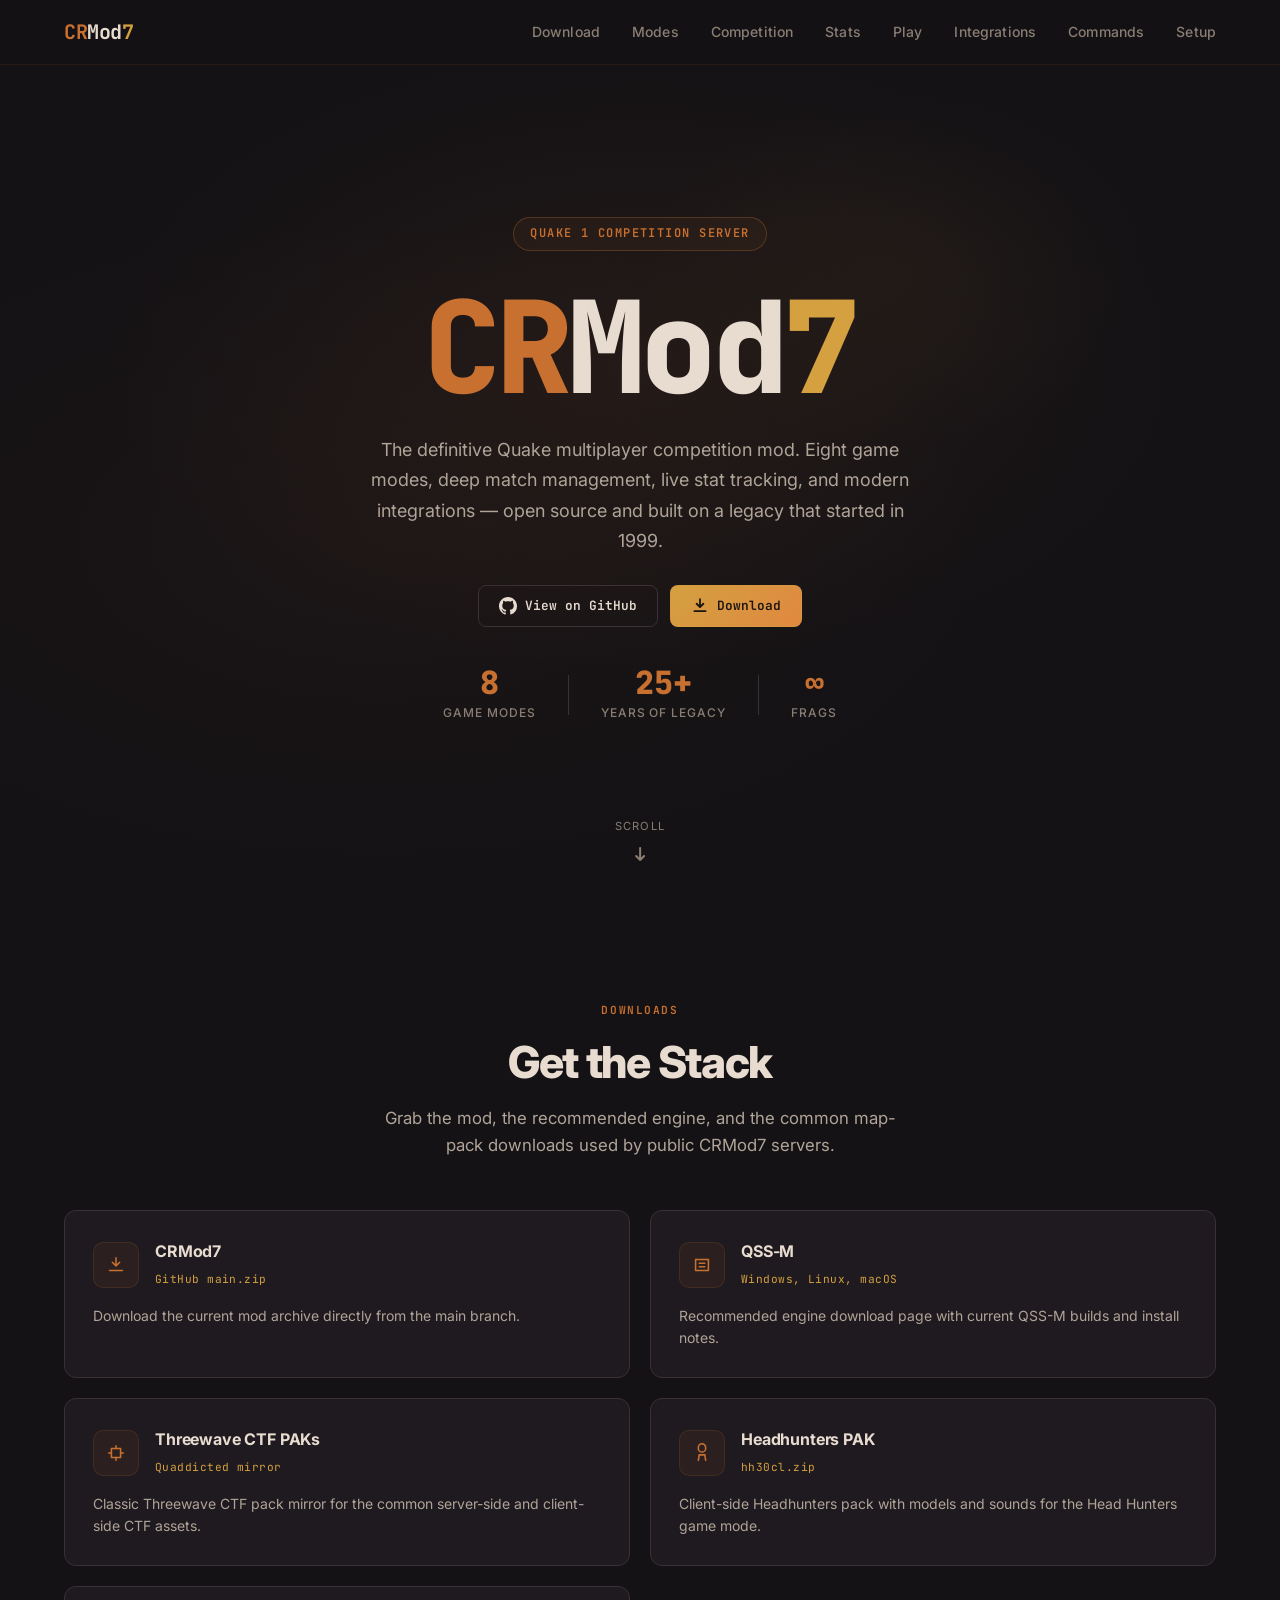
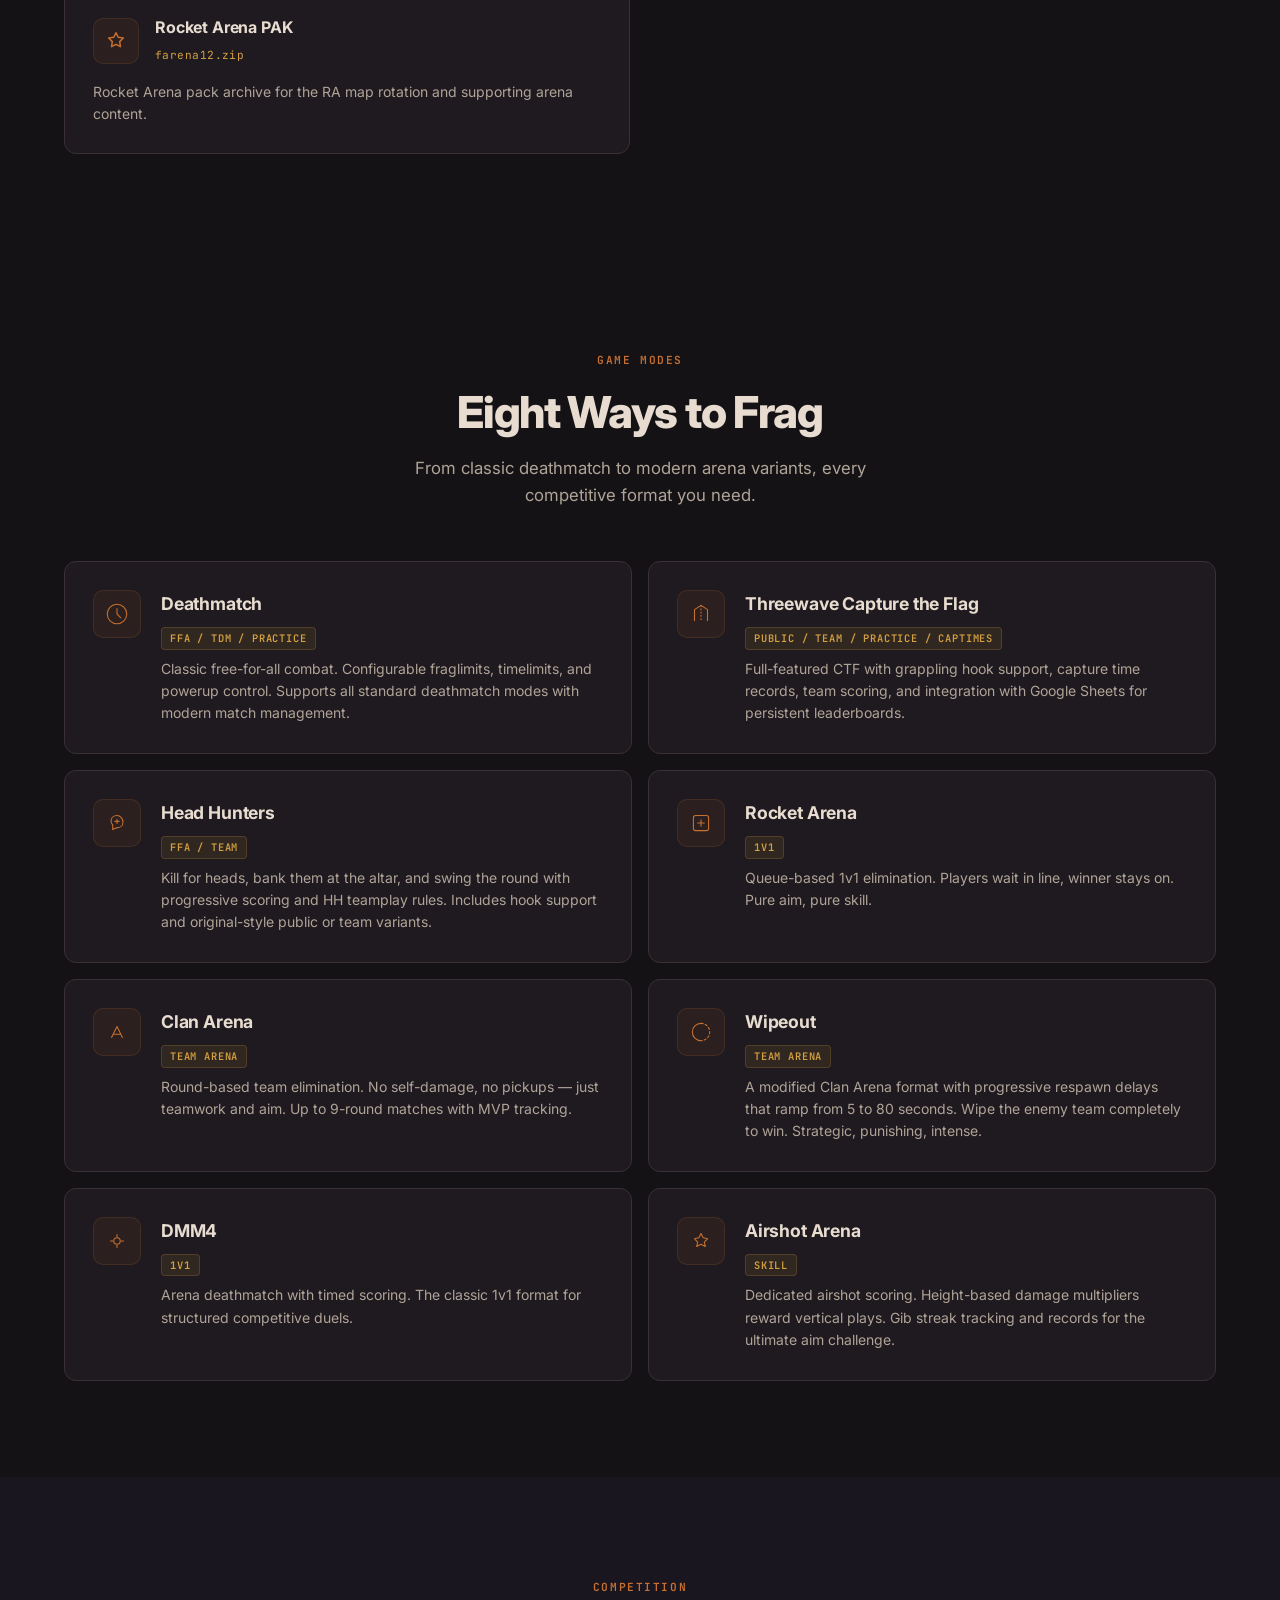
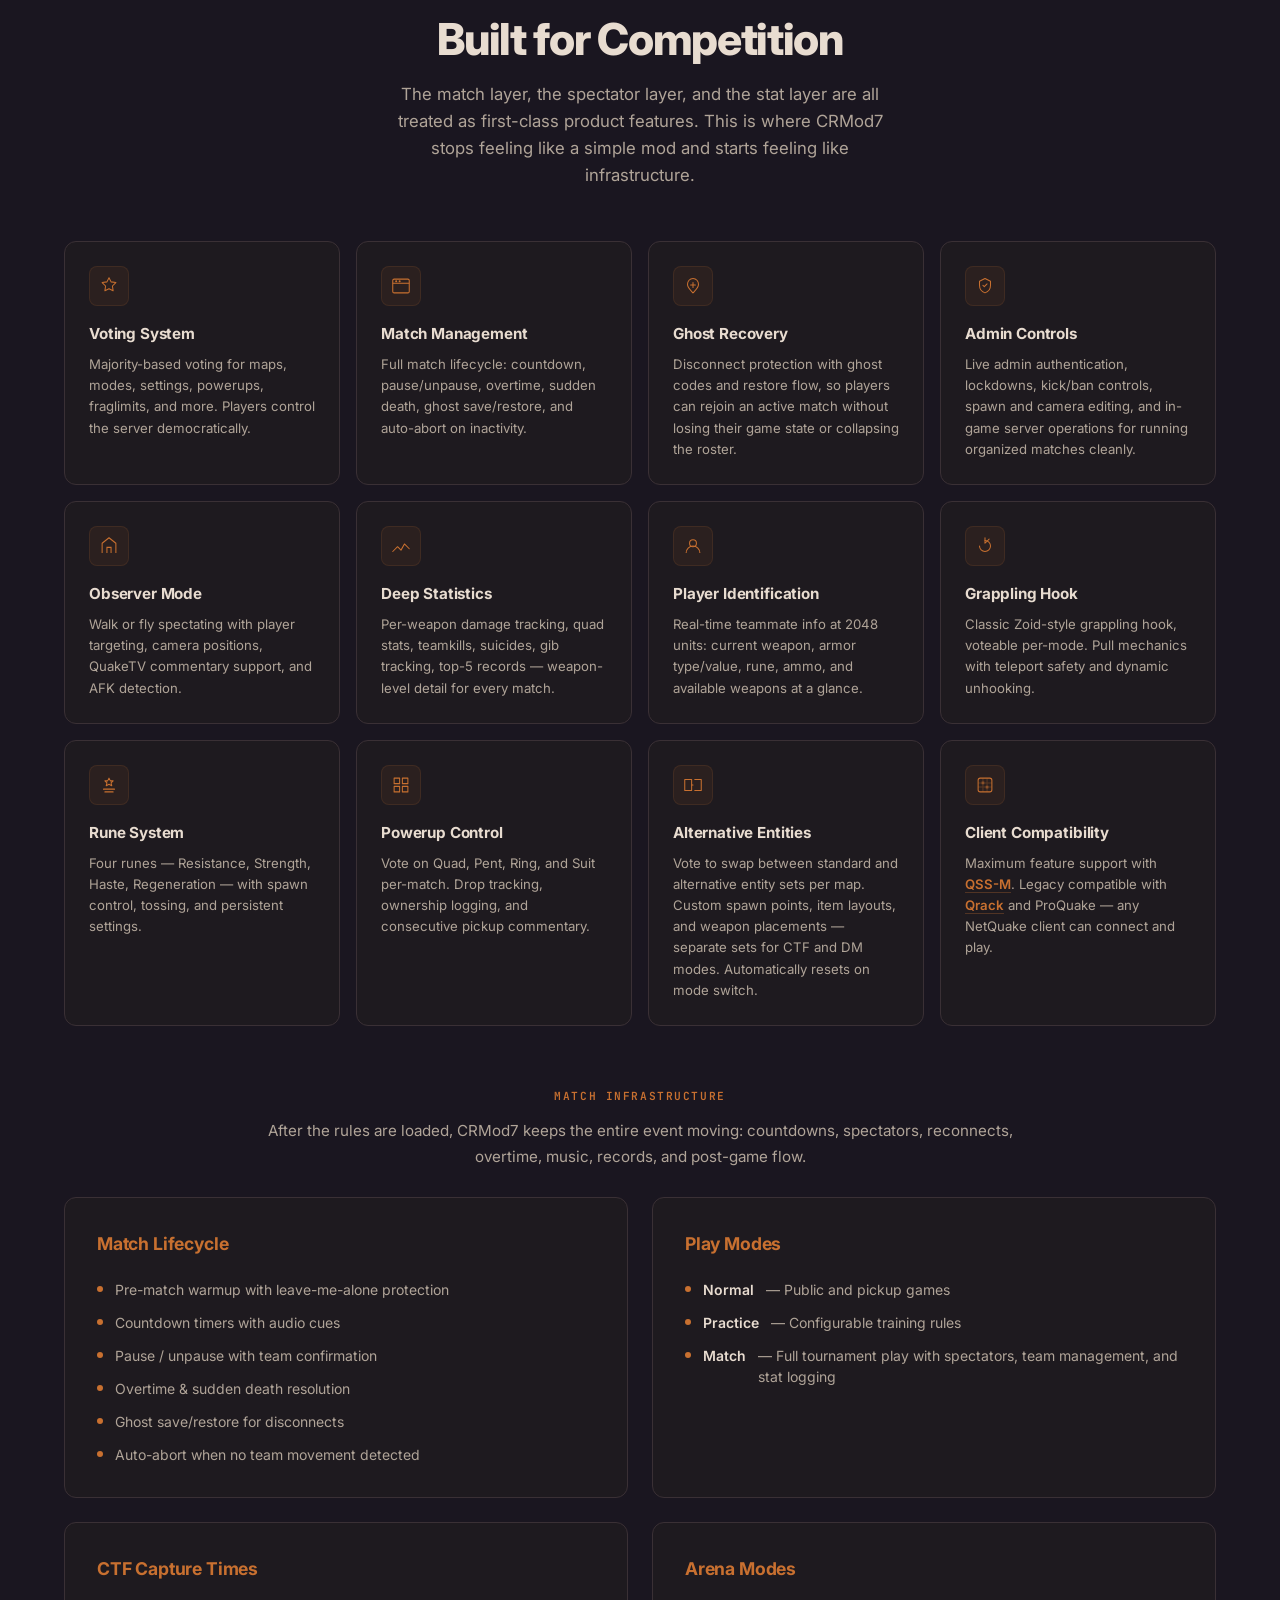
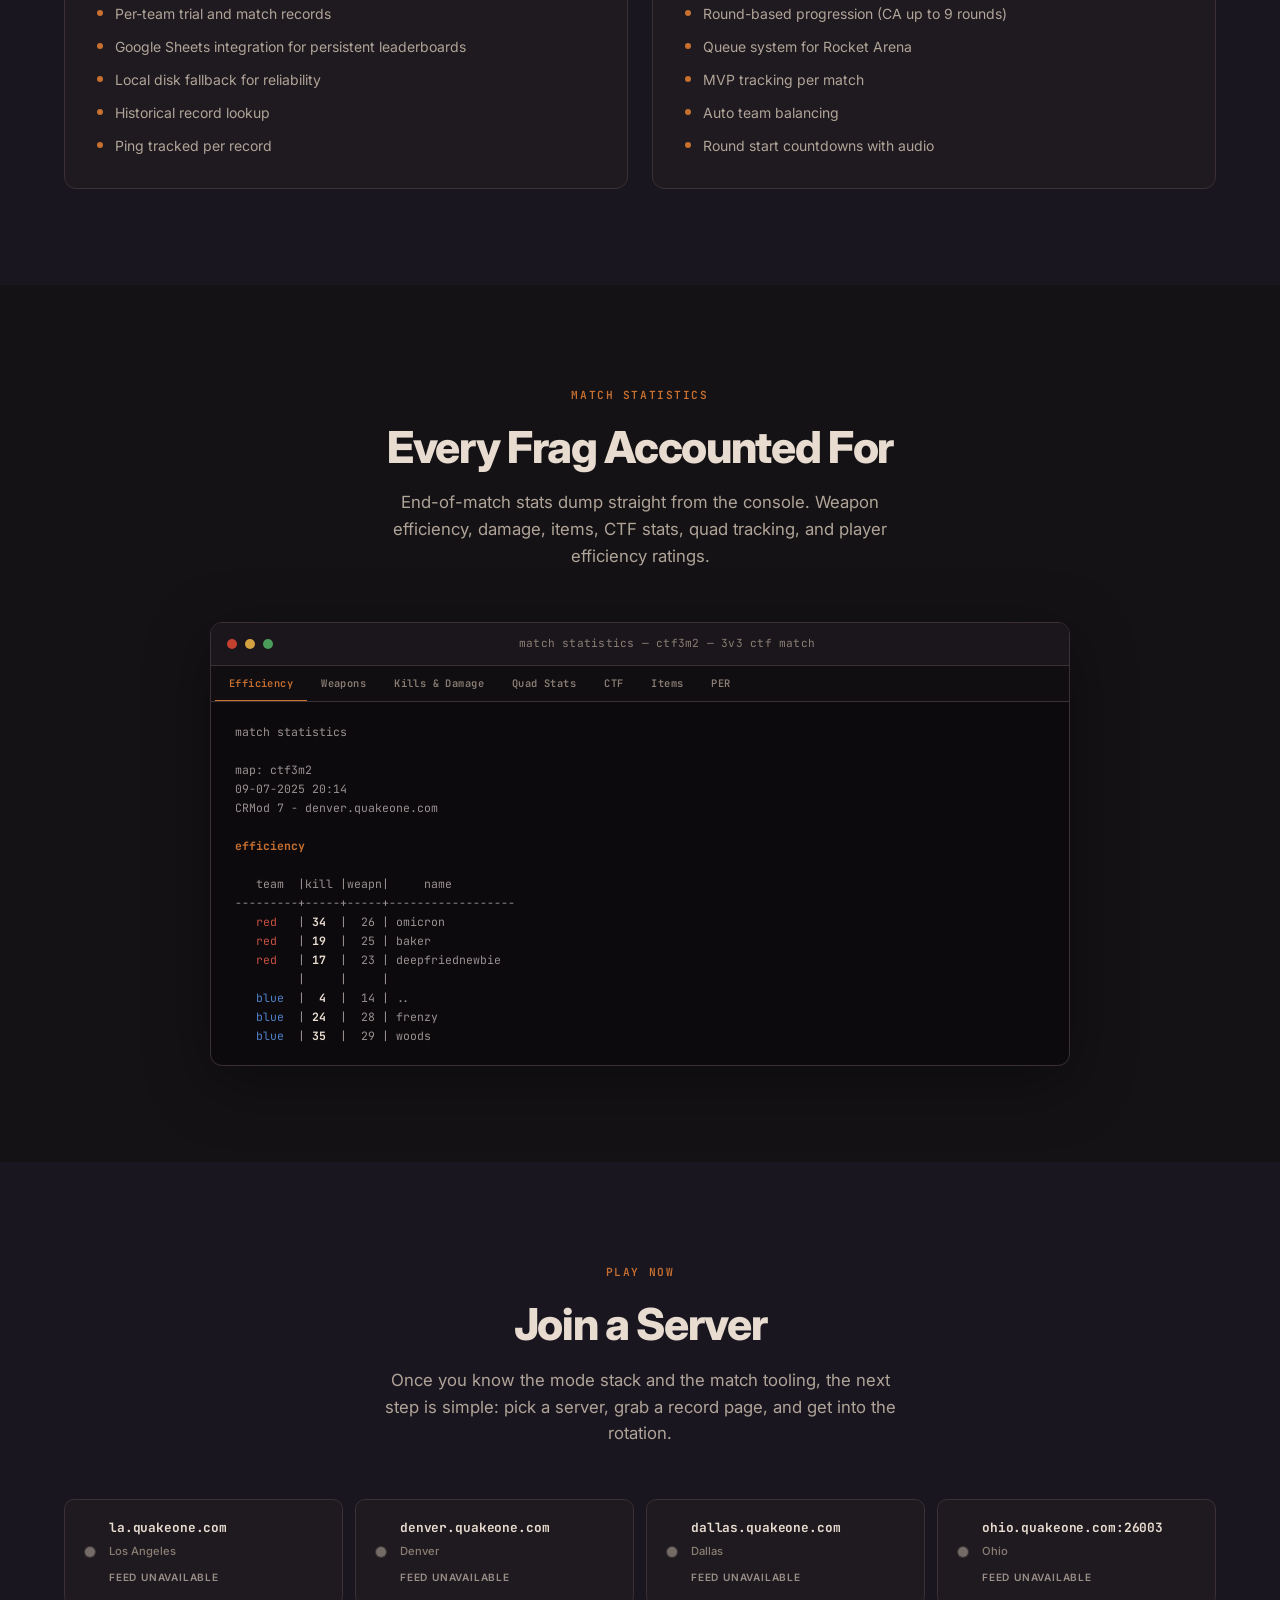
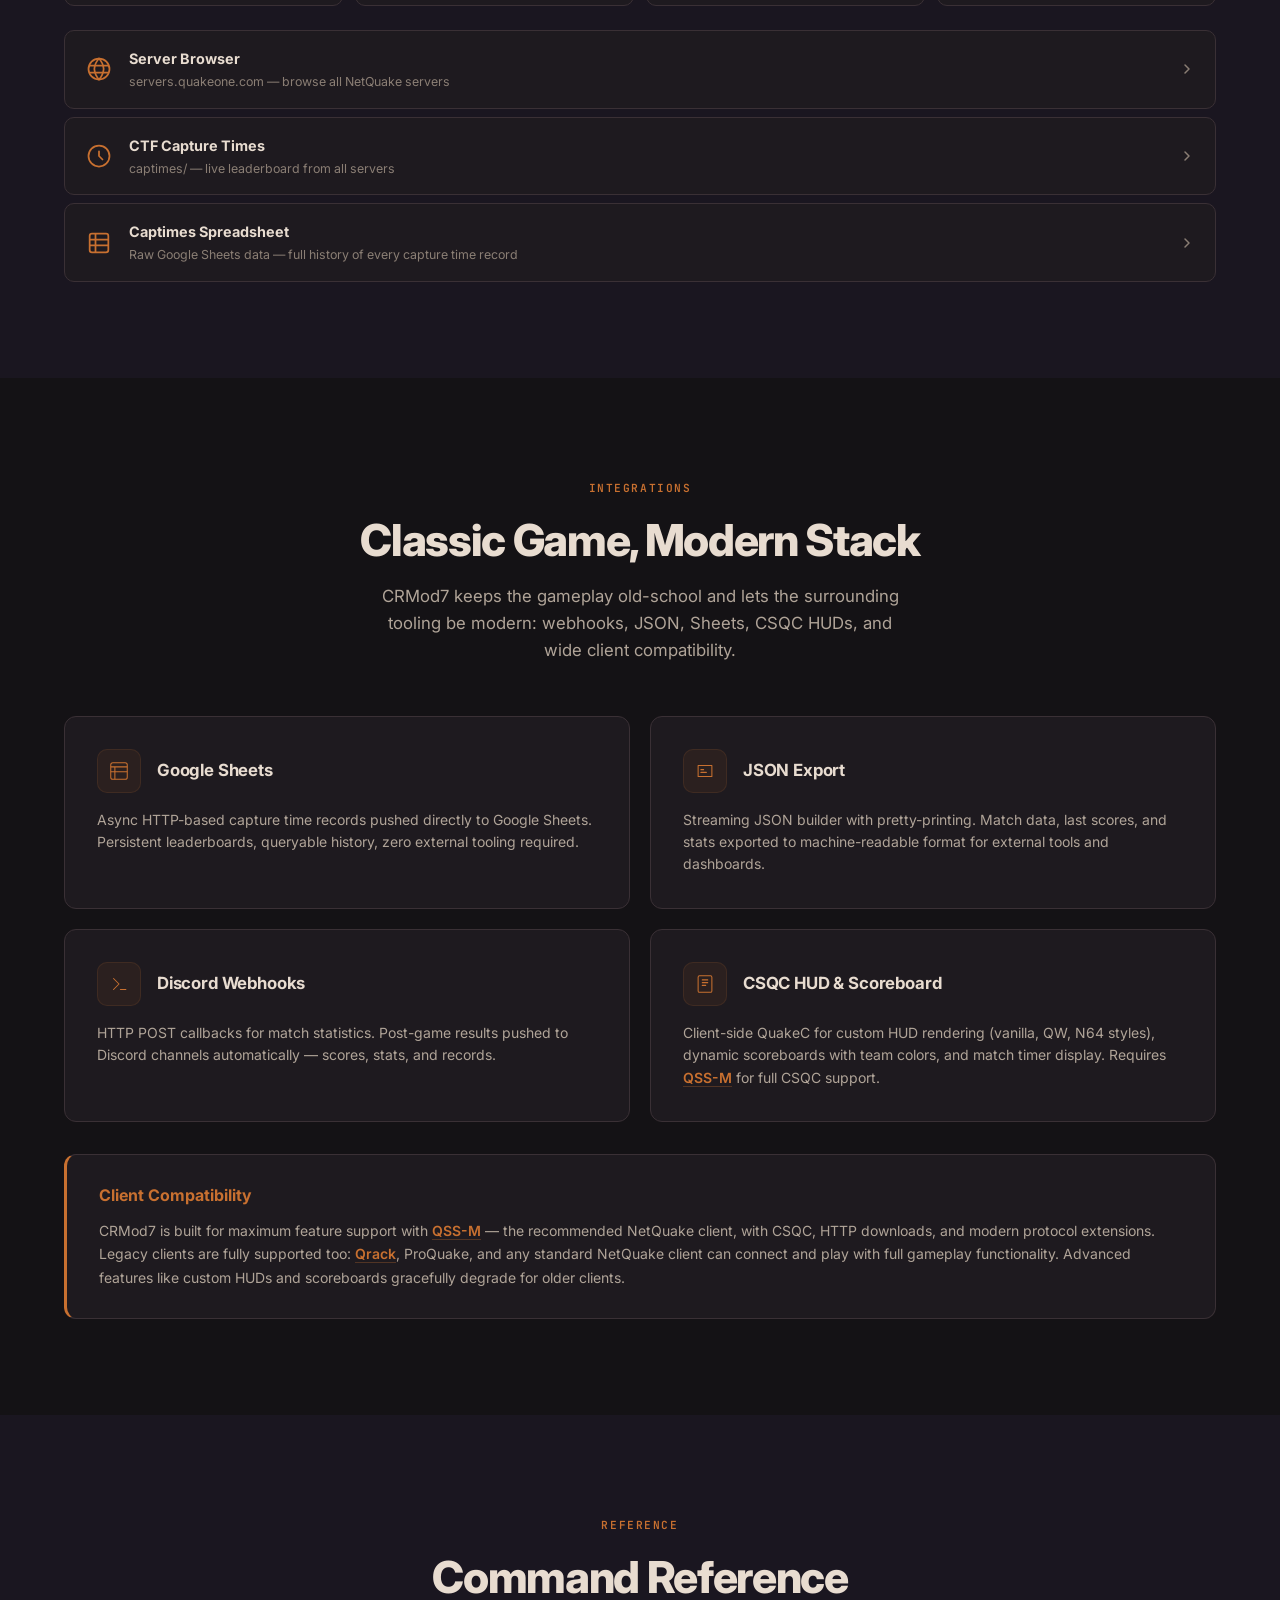
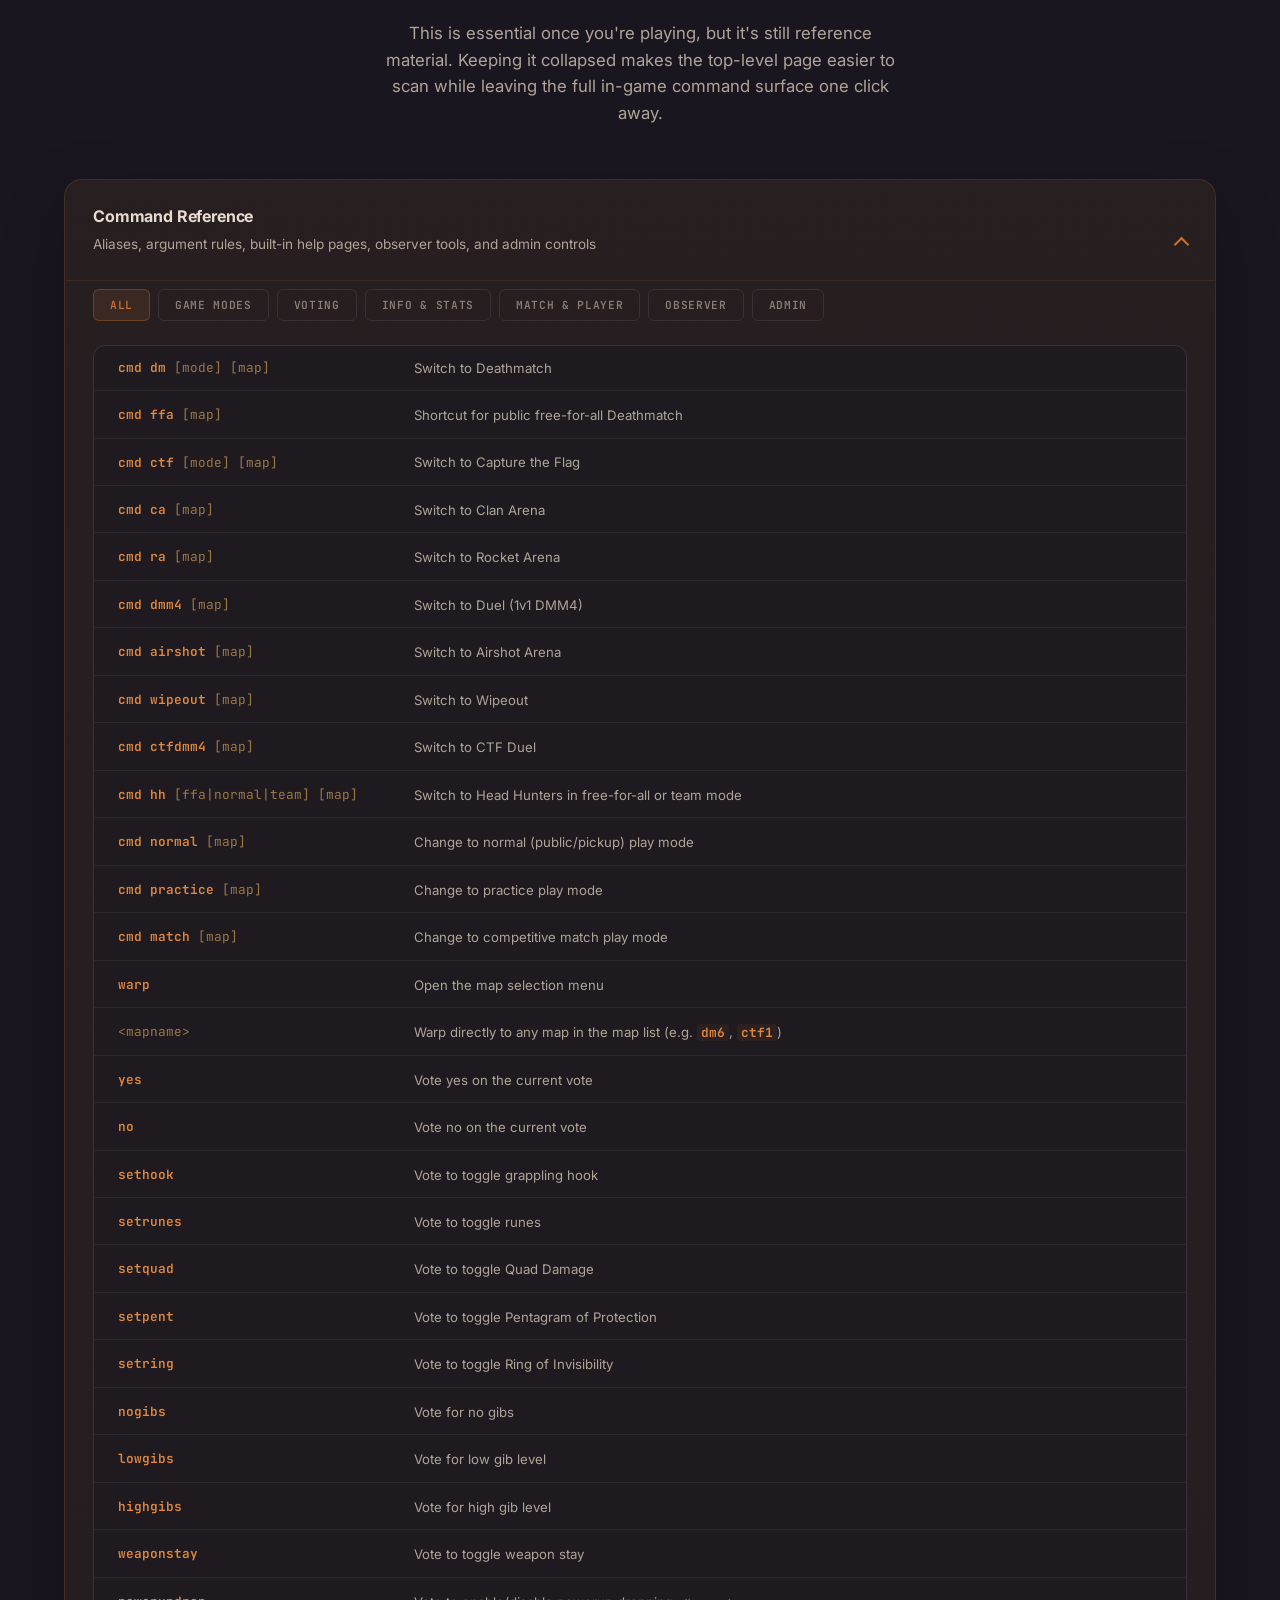
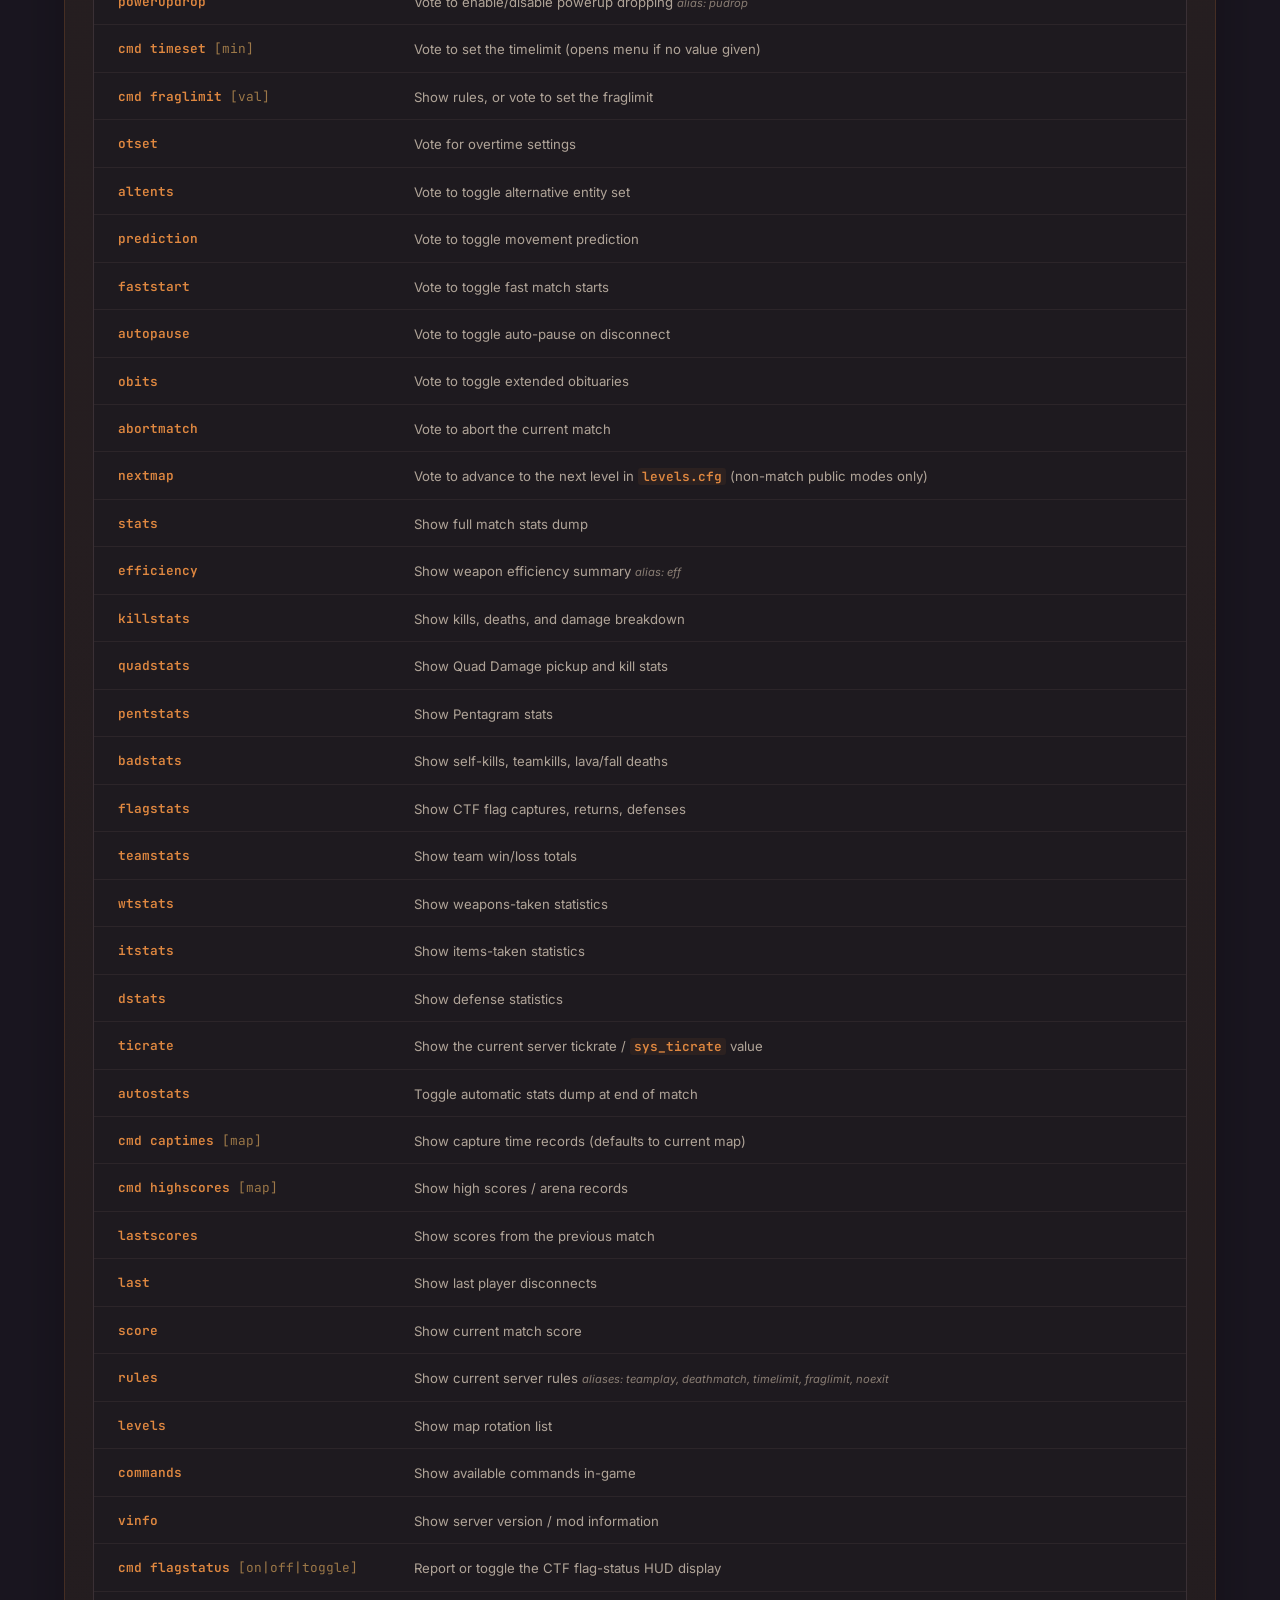
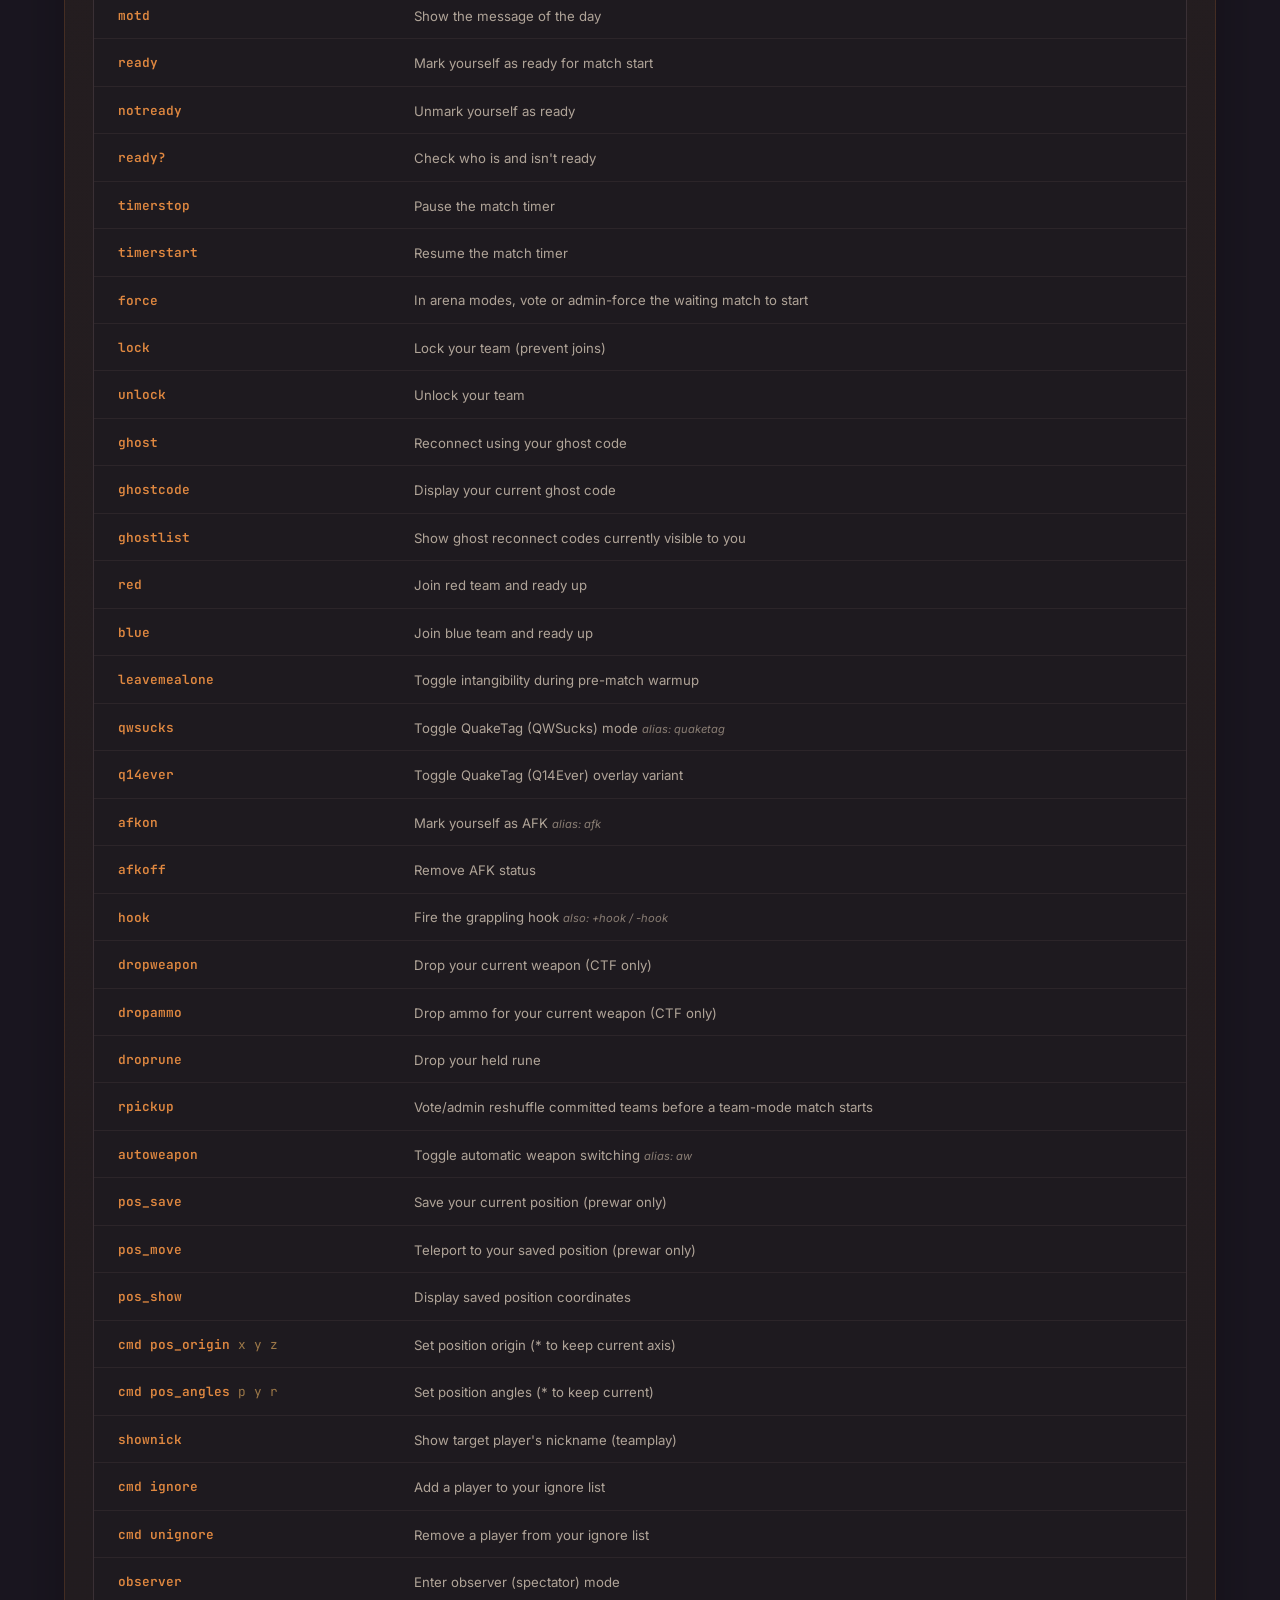
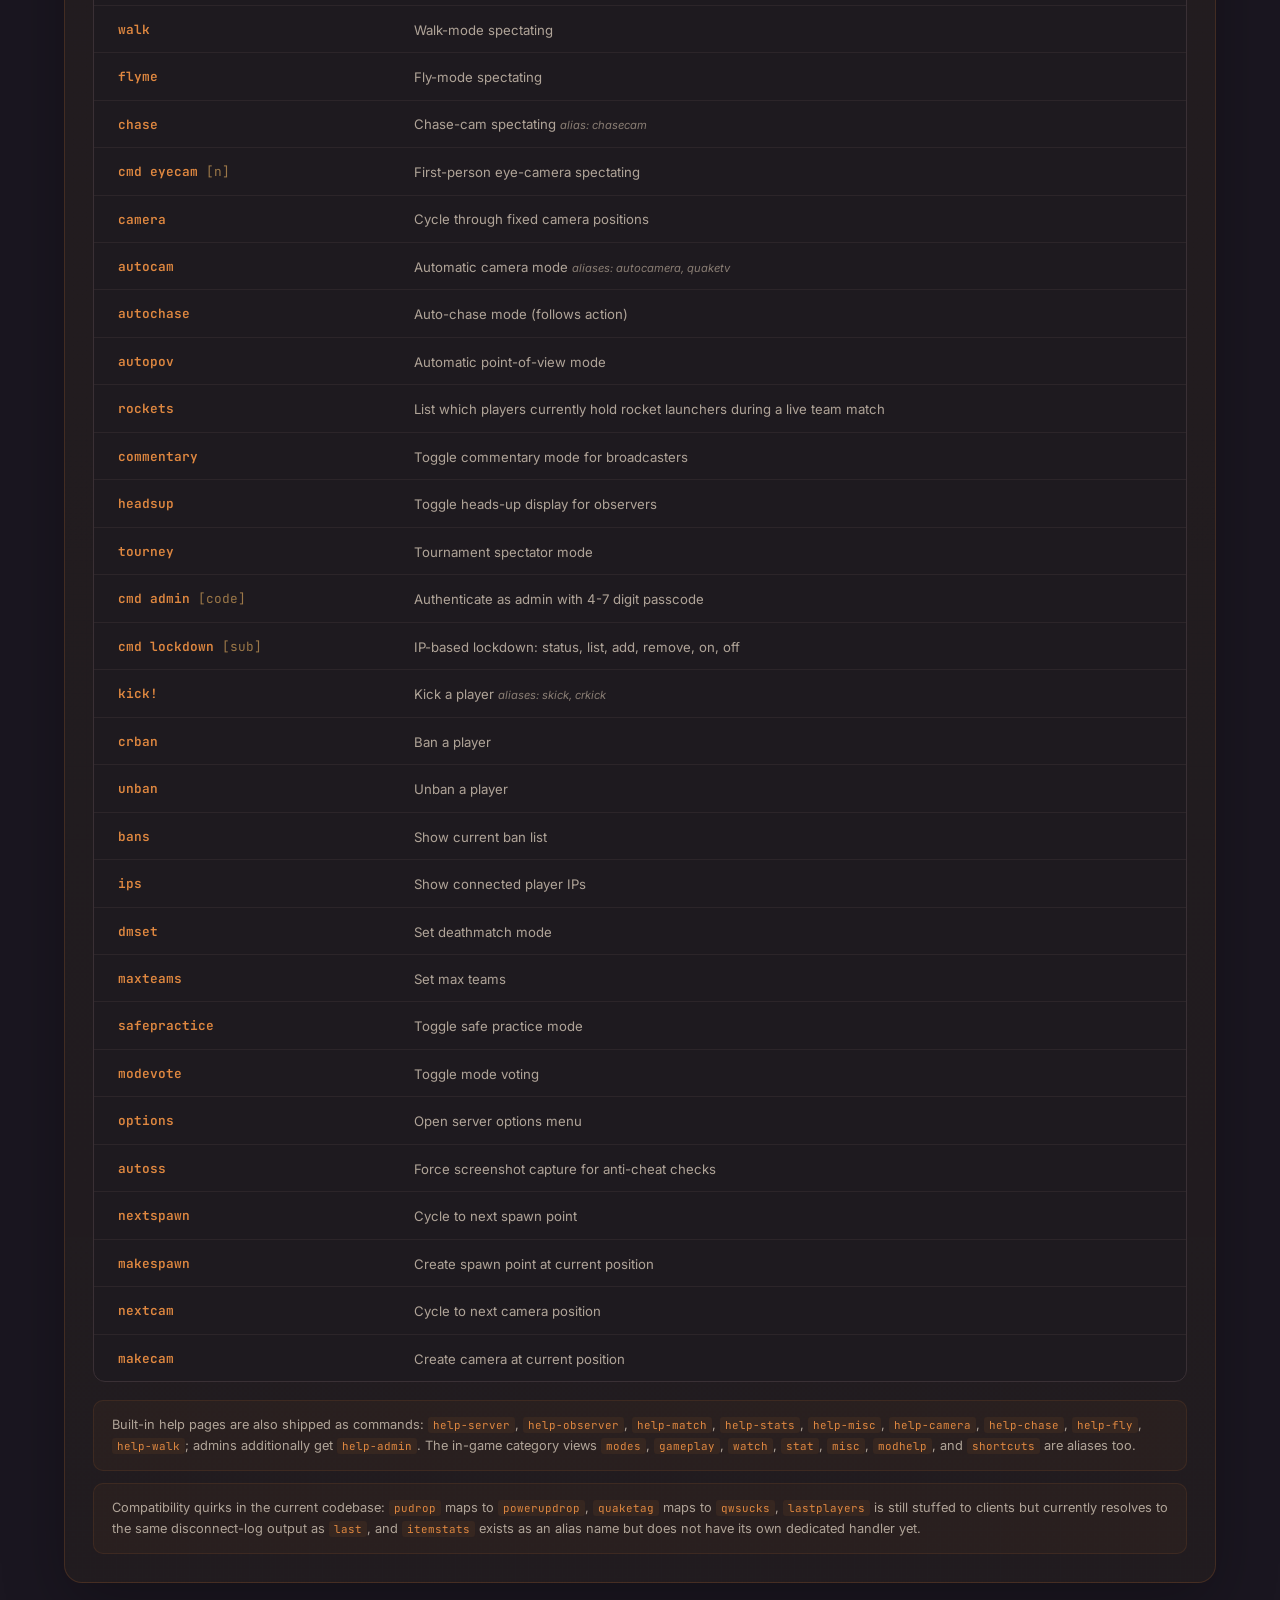
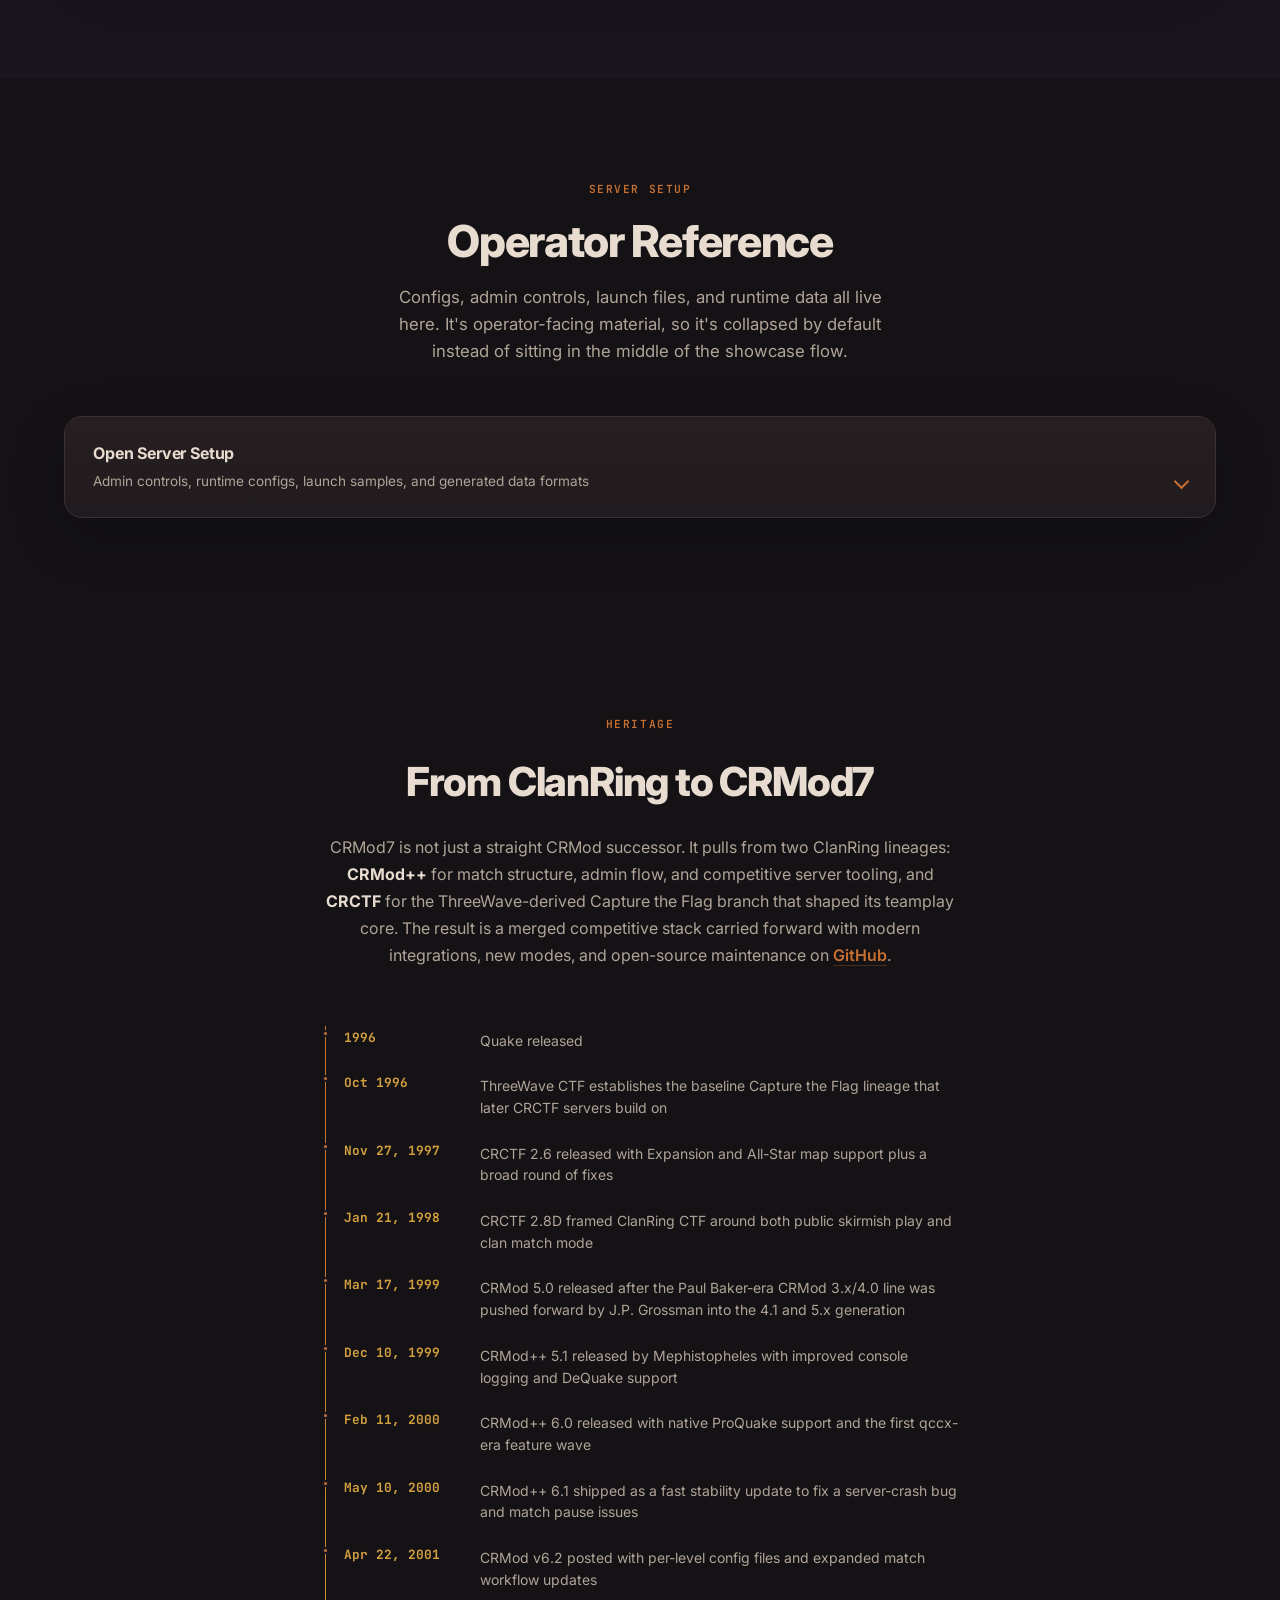
<file: website/index.html>
<!DOCTYPE html>
<html lang="en">
<head>
  <meta charset="UTF-8">
  <meta name="viewport" content="width=device-width, initial-scale=1.0">
  <title>CRMod7 - Quake 1 Competition Server</title>
  <link rel="icon" href="7.png" sizes="64x64" type="image/png">
  <link rel="preconnect" href="https://fonts.googleapis.com">
  <link rel="preconnect" href="https://fonts.gstatic.com" crossorigin>
  <link href="https://fonts.googleapis.com/css2?family=Inter:wght@300;400;500;600;700;800;900&family=JetBrains+Mono:wght@400;600;700&display=swap" rel="stylesheet">
  <link rel="stylesheet" href="style.css">
</head>
<body>

  <!-- Navigation -->
  <nav class="nav" id="nav">
    <div class="nav-inner">
      <a href="#hero" class="nav-logo">
        <span class="logo-cr">CR</span><span class="logo-mod">Mod</span><span class="logo-7">7</span>
      </a>
      <div class="nav-links">
        <a href="#download">Download</a>
        <a href="#modes">Modes</a>
        <a href="#competition">Competition</a>
        <a href="#stats">Stats</a>
        <a href="#play">Play</a>
        <a href="#modern">Integrations</a>
        <a href="#commands">Commands</a>
        <a href="#setup">Setup</a>
      </div>
      <button class="nav-toggle" id="navToggle" aria-label="Toggle navigation">
        <span></span><span></span><span></span>
      </button>
    </div>
    <div class="nav-mobile" id="navMobile">
      <a href="#download">Download</a>
      <a href="#modes">Modes</a>
      <a href="#competition">Competition</a>
      <a href="#stats">Stats</a>
      <a href="#play">Play</a>
      <a href="#modern">Integrations</a>
      <a href="#commands">Commands</a>
      <a href="#setup">Setup</a>
    </div>
  </nav>

  <!-- Hero -->
  <section class="hero" id="hero">
    <div class="hero-bg"></div>
    <div class="hero-content">
      <div class="hero-badge">Quake 1 Competition Server</div>
      <h1 class="hero-title">
        <span class="hero-cr">CR</span><span class="hero-mod">Mod</span><span class="hero-7">7</span>
      </h1>
      <p class="hero-sub">The definitive Quake multiplayer competition mod. Eight game modes, deep match management, live stat tracking, and modern integrations &mdash; open source and built on a legacy that started in 1999.</p>
      <div class="hero-actions">
        <a href="https://github.com/quakeone/CRMod7" class="hero-gh" target="_blank" rel="noopener">
          <svg viewBox="0 0 16 16" fill="currentColor"><path d="M8 0C3.58 0 0 3.58 0 8c0 3.54 2.29 6.53 5.47 7.59.4.07.55-.17.55-.38 0-.19-.01-.82-.01-1.49-2.01.37-2.53-.49-2.69-.94-.09-.23-.48-.94-.82-1.13-.28-.15-.68-.52-.01-.53.63-.01 1.08.58 1.23.82.72 1.21 1.87.87 2.33.66.07-.52.28-.87.51-1.07-1.78-.2-3.64-.89-3.64-3.95 0-.87.31-1.59.82-2.15-.08-.2-.36-1.02.08-2.12 0 0 .67-.21 2.2.82.64-.18 1.32-.27 2-.27.68 0 1.36.09 2 .27 1.53-1.04 2.2-.82 2.2-.82.44 1.1.16 1.92.08 2.12.51.56.82 1.27.82 2.15 0 3.07-1.87 3.75-3.65 3.95.29.25.54.73.54 1.48 0 1.07-.01 1.93-.01 2.2 0 .21.15.46.55.38A8.013 8.013 0 0016 8c0-4.42-3.58-8-8-8z"/></svg>
          <span>View on GitHub</span>
        </a>
        <a href="#download" class="hero-gh hero-download">
          <svg viewBox="0 0 16 16" fill="none"><path d="M8 2v7m0 0l-3-3m3 3l3-3M3 12.5h10" stroke="currentColor" stroke-width="1.6" stroke-linecap="round" stroke-linejoin="round"/></svg>
          <span>Download</span>
        </a>
      </div>
      <div class="hero-stats">
        <div class="stat">
          <span class="stat-num">8</span>
          <span class="stat-label">Game Modes</span>
        </div>
        <div class="stat-sep"></div>
        <div class="stat">
          <span class="stat-num">25+</span>
          <span class="stat-label">Years of Legacy</span>
        </div>
        <div class="stat-sep"></div>
        <div class="stat">
          <span class="stat-num">&infin;</span>
          <span class="stat-label">Frags</span>
        </div>
      </div>
    </div>
    <div class="hero-scroll">
      <span>Scroll</span>
      <svg width="16" height="24" viewBox="0 0 16 24" fill="none"><path d="M8 4v12m0 0l-4-4m4 4l4-4" stroke="currentColor" stroke-width="2" stroke-linecap="round" stroke-linejoin="round"/></svg>
    </div>
  </section>

  <!-- Downloads -->
  <section class="section" id="download">
    <div class="container">
      <div class="section-header">
        <span class="section-tag">Downloads</span>
        <h2>Get the Stack</h2>
        <p>Grab the mod, the recommended engine, and the common map-pack downloads used by public CRMod7 servers.</p>
      </div>

      <div class="download-grid">
        <a href="https://github.com/quakeone/CRMod7/archive/refs/heads/main.zip" class="download-card" target="_blank" rel="noopener">
          <div class="download-card-head">
            <div class="download-icon">
              <svg viewBox="0 0 24 24" fill="none"><path d="M12 4v9m0 0l-4-4m4 4l4-4M5 18h14" stroke="currentColor" stroke-width="1.7" stroke-linecap="round" stroke-linejoin="round"/></svg>
            </div>
            <div>
              <h3>CRMod7</h3>
              <span class="download-meta">GitHub main.zip</span>
            </div>
          </div>
          <p>Download the current mod archive directly from the main branch.</p>
        </a>

        <a href="https://qssm.quakeone.com/" class="download-card" target="_blank" rel="noopener">
          <div class="download-card-head">
            <div class="download-icon">
              <svg viewBox="0 0 24 24" fill="none"><path d="M5 6h14v12H5z" stroke="currentColor" stroke-width="1.7" stroke-linejoin="round"/><path d="M9 10h6M9 14h6" stroke="currentColor" stroke-width="1.7" stroke-linecap="round"/></svg>
            </div>
            <div>
              <h3>QSS-M</h3>
              <span class="download-meta">Windows, Linux, macOS</span>
            </div>
          </div>
          <p>Recommended engine download page with current QSS-M builds and install notes.</p>
        </a>

        <a href="https://www.quaddicted.com/files/mirrors/ftp.planetquake.com/threewave/ctf/client/" class="download-card" target="_blank" rel="noopener">
          <div class="download-card-head">
            <div class="download-icon">
              <svg viewBox="0 0 24 24" fill="none"><path d="M7 7h10v10H7z" stroke="currentColor" stroke-width="1.7" stroke-linejoin="round"/><path d="M12 4v3M12 17v3M4 12h3M17 12h3" stroke="currentColor" stroke-width="1.7" stroke-linecap="round"/></svg>
            </div>
            <div>
              <h3>Threewave CTF PAKs</h3>
              <span class="download-meta">Quaddicted mirror</span>
            </div>
          </div>
          <p>Classic Threewave CTF pack mirror for the common server-side and client-side CTF assets.</p>
        </a>

        <a href="https://www.gamers.org/pub/idgames2/planetquake/headhunters/client/hh30cl.zip" class="download-card" target="_blank" rel="noopener">
          <div class="download-card-head">
            <div class="download-icon">
              <svg viewBox="0 0 24 24" fill="none"><path d="M12 2a4 4 0 0 0-4 4v1a4 4 0 0 0 8 0V6a4 4 0 0 0-4-4z" stroke="currentColor" stroke-width="1.7" stroke-linejoin="round"/><path d="M8 20l1-6h6l1 6" stroke="currentColor" stroke-width="1.7" stroke-linecap="round" stroke-linejoin="round"/><path d="M9 14h6" stroke="currentColor" stroke-width="1.7" stroke-linecap="round"/></svg>
            </div>
            <div>
              <h3>Headhunters PAK</h3>
              <span class="download-meta">hh30cl.zip</span>
            </div>
          </div>
          <p>Client-side Headhunters pack with models and sounds for the Head Hunters game mode.</p>
        </a>

        <a href="https://www.quaddicted.com/files/idgames2/planetquake/servers/arena/farena12.zip" class="download-card" target="_blank" rel="noopener">
          <div class="download-card-head">
            <div class="download-icon">
              <svg viewBox="0 0 24 24" fill="none"><path d="M12 3l2.5 5 5.5.8-4 3.9.9 5.5-4.9-2.6-4.9 2.6.9-5.5-4-3.9 5.5-.8z" stroke="currentColor" stroke-width="1.6" stroke-linejoin="round"/></svg>
            </div>
            <div>
              <h3>Rocket Arena PAK</h3>
              <span class="download-meta">farena12.zip</span>
            </div>
          </div>
          <p>Rocket Arena pack archive for the RA map rotation and supporting arena content.</p>
        </a>
      </div>
    </div>
  </section>

  <!-- Game Modes -->
  <section class="section" id="modes">
    <div class="container">
      <div class="section-header">
        <span class="section-tag">Game Modes</span>
        <h2>Eight Ways to Frag</h2>
        <p>From classic deathmatch to modern arena variants, every competitive format you need.</p>
      </div>

      <div class="modes-grid">
        <div class="mode-card mode-featured">
          <div class="mode-icon">
            <svg viewBox="0 0 48 48" fill="none"><circle cx="24" cy="24" r="18" stroke="currentColor" stroke-width="2"/><path d="M24 14v10l7 7" stroke="currentColor" stroke-width="2" stroke-linecap="round"/></svg>
          </div>
          <div class="mode-content">
            <h3>Deathmatch</h3>
            <span class="mode-tag">FFA / TDM / Practice</span>
            <p>Classic free-for-all combat. Configurable fraglimits, timelimits, and powerup control. Supports all standard deathmatch modes with modern match management.</p>
          </div>
        </div>

        <div class="mode-card mode-featured">
          <div class="mode-icon">
            <svg viewBox="0 0 48 48" fill="none"><path d="M12 36V16l12-8 12 8v20" stroke="currentColor" stroke-width="2" stroke-linecap="round" stroke-linejoin="round"/><path d="M24 8v28" stroke="currentColor" stroke-width="2" stroke-dasharray="3 3"/></svg>
          </div>
          <div class="mode-content">
            <h3>Threewave Capture the Flag</h3>
            <span class="mode-tag">Public / Team / Practice / Captimes</span>
            <p>Full-featured CTF with grappling hook support, capture time records, team scoring, and integration with Google Sheets for persistent leaderboards.</p>
          </div>
        </div>

        <div class="mode-card mode-featured">
          <div class="mode-icon">
            <svg viewBox="0 0 48 48" fill="none"><path d="M24 10c-6.5 0-11 4.6-11 10.5 0 2.8 1.2 5.3 3.1 7.2V36l7.1-3.1c.3 0 .5.1.8.1 6.5 0 11-4.6 11-10.5S30.5 10 24 10Z" stroke="currentColor" stroke-width="2" stroke-linejoin="round"/><path d="M20 21h8M24 17v8" stroke="currentColor" stroke-width="2" stroke-linecap="round"/></svg>
          </div>
          <div class="mode-content">
            <h3>Head Hunters</h3>
            <span class="mode-tag">FFA / Team</span>
            <p>Kill for heads, bank them at the altar, and swing the round with progressive scoring and HH teamplay rules. Includes hook support and original-style public or team variants.</p>
          </div>
        </div>

        <div class="mode-card">
          <div class="mode-icon">
            <svg viewBox="0 0 48 48" fill="none"><rect x="10" y="10" width="28" height="28" rx="4" stroke="currentColor" stroke-width="2"/><path d="M18 24h12M24 18v12" stroke="currentColor" stroke-width="2" stroke-linecap="round"/></svg>
          </div>
          <div class="mode-content">
            <h3>Rocket Arena</h3>
            <span class="mode-tag">1v1</span>
            <p>Queue-based 1v1 elimination. Players wait in line, winner stays on. Pure aim, pure skill.</p>
          </div>
        </div>

        <div class="mode-card">
          <div class="mode-icon">
            <svg viewBox="0 0 48 48" fill="none"><path d="M14 34l10-20 10 20" stroke="currentColor" stroke-width="2" stroke-linecap="round" stroke-linejoin="round"/><path d="M18 28h12" stroke="currentColor" stroke-width="2" stroke-linecap="round"/></svg>
          </div>
          <div class="mode-content">
            <h3>Clan Arena</h3>
            <span class="mode-tag">Team Arena</span>
            <p>Round-based team elimination. No self-damage, no pickups &mdash; just teamwork and aim. Up to 9-round matches with MVP tracking.</p>
          </div>
        </div>

        <div class="mode-card">
          <div class="mode-icon">
            <svg viewBox="0 0 48 48" fill="none"><path d="M24 8c-8.8 0-16 7.2-16 16s7.2 16 16 16" stroke="currentColor" stroke-width="2" stroke-linecap="round"/><path d="M24 8c8.8 0 16 7.2 16 16s-7.2 16-16 16" stroke="currentColor" stroke-width="2" stroke-linecap="round" stroke-dasharray="4 4"/></svg>
          </div>
          <div class="mode-content">
            <h3>Wipeout</h3>
            <span class="mode-tag">Team Arena</span>
            <p>A modified Clan Arena format with progressive respawn delays that ramp from 5 to 80 seconds. Wipe the enemy team completely to win. Strategic, punishing, intense.</p>
          </div>
        </div>

        <div class="mode-card">
          <div class="mode-icon">
            <svg viewBox="0 0 48 48" fill="none"><circle cx="24" cy="24" r="6" stroke="currentColor" stroke-width="2"/><path d="M24 12v4m0 16v4M12 24h4m16 0h4" stroke="currentColor" stroke-width="2" stroke-linecap="round"/></svg>
          </div>
          <div class="mode-content">
            <h3>DMM4</h3>
            <span class="mode-tag">1v1</span>
            <p>Arena deathmatch with timed scoring. The classic 1v1 format for structured competitive duels.</p>
          </div>
        </div>

        <div class="mode-card">
          <div class="mode-icon">
            <svg viewBox="0 0 48 48" fill="none"><path d="M24 10l4 8 8 2-6 6 2 8-8-4-8 4 2-8-6-6 8-2z" stroke="currentColor" stroke-width="2" stroke-linejoin="round"/></svg>
          </div>
          <div class="mode-content">
            <h3>Airshot Arena</h3>
            <span class="mode-tag">Skill</span>
            <p>Dedicated airshot scoring. Height-based damage multipliers reward vertical plays. Gib streak tracking and records for the ultimate aim challenge.</p>
          </div>
        </div>
      </div>
    </div>
  </section>

  <!-- Competition -->
  <section class="section section-alt" id="competition">
    <div class="container">
      <div class="section-header">
        <span class="section-tag">Competition</span>
        <h2>Built for Competition</h2>
        <p>The match layer, the spectator layer, and the stat layer are all treated as first-class product features. This is where CRMod7 stops feeling like a simple mod and starts feeling like infrastructure.</p>
      </div>

      <div class="features-grid">
        <div class="feature-card">
          <div class="feature-icon">
            <svg viewBox="0 0 32 32" fill="none"><path d="M16 4l3 6 7 1-5 5 1 7-6-3-6 3 1-7-5-5 7-1z" stroke="currentColor" stroke-width="1.5" stroke-linejoin="round"/></svg>
          </div>
          <h4>Voting System</h4>
          <p>Majority-based voting for maps, modes, settings, powerups, fraglimits, and more. Players control the server democratically.</p>
        </div>

        <div class="feature-card">
          <div class="feature-icon">
            <svg viewBox="0 0 32 32" fill="none"><rect x="4" y="6" width="24" height="20" rx="2" stroke="currentColor" stroke-width="1.5"/><path d="M4 12h24" stroke="currentColor" stroke-width="1.5"/><circle cx="9" cy="9" r="1.5" fill="currentColor"/><circle cx="14" cy="9" r="1.5" fill="currentColor"/></svg>
          </div>
          <h4>Match Management</h4>
          <p>Full match lifecycle: countdown, pause/unpause, overtime, sudden death, ghost save/restore, and auto-abort on inactivity.</p>
        </div>

        <div class="feature-card">
          <div class="feature-icon">
            <svg viewBox="0 0 32 32" fill="none"><path d="M16 5c-4.8 0-8 4.1-8 8.5 0 5.5 5.3 9.3 8 12.5 2.7-3.2 8-7 8-12.5C24 9.1 20.8 5 16 5z" stroke="currentColor" stroke-width="1.5" stroke-linejoin="round"/><path d="M12.5 14.5h7M16 11v7" stroke="currentColor" stroke-width="1.5" stroke-linecap="round"/></svg>
          </div>
          <h4>Ghost Recovery</h4>
          <p>Disconnect protection with ghost codes and restore flow, so players can rejoin an active match without losing their game state or collapsing the roster.</p>
        </div>

        <div class="feature-card">
          <div class="feature-icon">
            <svg viewBox="0 0 32 32" fill="none"><path d="M16 5l8 4v6c0 5-3.4 9.5-8 11-4.6-1.5-8-6-8-11V9z" stroke="currentColor" stroke-width="1.5" stroke-linejoin="round"/><path d="M13 15l2 2 4-4" stroke="currentColor" stroke-width="1.5" stroke-linecap="round" stroke-linejoin="round"/></svg>
          </div>
          <h4>Admin Controls</h4>
          <p>Live admin authentication, lockdowns, kick/ban controls, spawn and camera editing, and in-game server operations for running organized matches cleanly.</p>
        </div>

        <div class="feature-card">
          <div class="feature-icon">
            <svg viewBox="0 0 32 32" fill="none"><path d="M6 26V12l10-8 10 8v14" stroke="currentColor" stroke-width="1.5" stroke-linejoin="round"/><path d="M13 26v-8h6v8" stroke="currentColor" stroke-width="1.5"/></svg>
          </div>
          <h4>Observer Mode</h4>
          <p>Walk or fly spectating with player targeting, camera positions, QuakeTV commentary support, and AFK detection.</p>
        </div>

        <div class="feature-card">
          <div class="feature-icon">
            <svg viewBox="0 0 32 32" fill="none"><path d="M4 24l7-7 5 5 5-9 7 7" stroke="currentColor" stroke-width="1.5" stroke-linecap="round" stroke-linejoin="round"/></svg>
          </div>
          <h4>Deep Statistics</h4>
          <p>Per-weapon damage tracking, quad stats, teamkills, suicides, gib tracking, top-5 records &mdash; weapon-level detail for every match.</p>
        </div>

        <div class="feature-card">
          <div class="feature-icon">
            <svg viewBox="0 0 32 32" fill="none"><circle cx="16" cy="12" r="5" stroke="currentColor" stroke-width="1.5"/><path d="M6 26c0-5.5 4.5-10 10-10s10 4.5 10 10" stroke="currentColor" stroke-width="1.5"/></svg>
          </div>
          <h4>Player Identification</h4>
          <p>Real-time teammate info at 2048 units: current weapon, armor type/value, rune, ammo, and available weapons at a glance.</p>
        </div>

        <div class="feature-card">
          <div class="feature-icon">
            <svg viewBox="0 0 32 32" fill="none"><path d="M16 4v8l6-6" stroke="currentColor" stroke-width="1.5" stroke-linecap="round" stroke-linejoin="round"/><path d="M8 16a8 8 0 1 0 16 0 8 8 0 0 0-8-8" stroke="currentColor" stroke-width="1.5" stroke-linecap="round"/></svg>
          </div>
          <h4>Grappling Hook</h4>
          <p>Classic Zoid-style grappling hook, voteable per-mode. Pull mechanics with teleport safety and dynamic unhooking.</p>
        </div>

        <div class="feature-card">
          <div class="feature-icon">
            <svg viewBox="0 0 32 32" fill="none"><path d="M16 6l2 4h4l-3 3 1 4-4-2-4 2 1-4-3-3h4z" stroke="currentColor" stroke-width="1.5" stroke-linejoin="round"/><path d="M8 22h16M10 26h12" stroke="currentColor" stroke-width="1.5" stroke-linecap="round"/></svg>
          </div>
          <h4>Rune System</h4>
          <p>Four runes &mdash; Resistance, Strength, Haste, Regeneration &mdash; with spawn control, tossing, and persistent settings.</p>
        </div>

        <div class="feature-card">
          <div class="feature-icon">
            <svg viewBox="0 0 32 32" fill="none"><path d="M6 6h8v8H6zM18 6h8v8h-8zM6 18h8v8H6zM18 18h8v8h-8z" stroke="currentColor" stroke-width="1.5" stroke-linejoin="round"/></svg>
          </div>
          <h4>Powerup Control</h4>
          <p>Vote on Quad, Pent, Ring, and Suit per-match. Drop tracking, ownership logging, and consecutive pickup commentary.</p>
        </div>

        <div class="feature-card">
          <div class="feature-icon">
            <svg viewBox="0 0 32 32" fill="none"><path d="M4 8h10v16H4zM18 8h10v16H18" stroke="currentColor" stroke-width="1.5" stroke-linejoin="round"/><path d="M14 16h4" stroke="currentColor" stroke-width="1.5" stroke-linecap="round" stroke-dasharray="2 2"/></svg>
          </div>
          <h4>Alternative Entities</h4>
          <p>Vote to swap between standard and alternative entity sets per map. Custom spawn points, item layouts, and weapon placements &mdash; separate sets for CTF and DM modes. Automatically resets on mode switch.</p>
        </div>

        <div class="feature-card">
          <div class="feature-icon">
            <svg viewBox="0 0 32 32" fill="none"><rect x="6" y="6" width="20" height="20" rx="3" stroke="currentColor" stroke-width="1.5"/><path d="M6 13h20M6 19h20M13 6v20M19 6v20" stroke="currentColor" stroke-width="1.5" opacity="0.3"/><path d="M11 11h4v4h-4zM17 17h4v4h-4z" fill="currentColor" opacity="0.5"/></svg>
          </div>
          <h4>Client Compatibility</h4>
          <p>Maximum feature support with <a href="https://qssm.quakeone.com" target="_blank" rel="noopener" class="feature-link">QSS-M</a>. Legacy compatible with <a href="https://quakeone.com/qrack" target="_blank" rel="noopener" class="feature-link">Qrack</a> and ProQuake &mdash; any NetQuake client can connect and play.</p>
        </div>
      </div>

      <div class="competition-detail-intro">
        <span class="section-tag">Match Infrastructure</span>
        <p>After the rules are loaded, CRMod7 keeps the entire event moving: countdowns, spectators, reconnects, overtime, music, records, and post-game flow.</p>
      </div>

      <div class="comp-grid">
        <div class="comp-block">
          <h3>Match Lifecycle</h3>
          <ul class="comp-list">
            <li><span class="comp-bullet"></span>Pre-match warmup with leave-me-alone protection</li>
            <li><span class="comp-bullet"></span>Countdown timers with audio cues</li>
            <li><span class="comp-bullet"></span>Pause / unpause with team confirmation</li>
            <li><span class="comp-bullet"></span>Overtime &amp; sudden death resolution</li>
            <li><span class="comp-bullet"></span>Ghost save/restore for disconnects</li>
            <li><span class="comp-bullet"></span>Auto-abort when no team movement detected</li>
          </ul>
        </div>

        <div class="comp-block">
          <h3>Play Modes</h3>
          <ul class="comp-list">
            <li><span class="comp-bullet"></span><strong>Normal</strong> &mdash; Public and pickup games</li>
            <li><span class="comp-bullet"></span><strong>Practice</strong> &mdash; Configurable training rules</li>
            <li><span class="comp-bullet"></span><strong>Match</strong> &mdash; Full tournament play with spectators, team management, and stat logging</li>
          </ul>
        </div>

        <div class="comp-block">
          <h3>CTF Capture Times</h3>
          <ul class="comp-list">
            <li><span class="comp-bullet"></span>Per-team trial and match records</li>
            <li><span class="comp-bullet"></span>Google Sheets integration for persistent leaderboards</li>
            <li><span class="comp-bullet"></span>Local disk fallback for reliability</li>
            <li><span class="comp-bullet"></span>Historical record lookup</li>
            <li><span class="comp-bullet"></span>Ping tracked per record</li>
          </ul>
        </div>

        <div class="comp-block">
          <h3>Arena Modes</h3>
          <ul class="comp-list">
            <li><span class="comp-bullet"></span>Round-based progression (CA up to 9 rounds)</li>
            <li><span class="comp-bullet"></span>Queue system for Rocket Arena</li>
            <li><span class="comp-bullet"></span>MVP tracking per match</li>
            <li><span class="comp-bullet"></span>Auto team balancing</li>
            <li><span class="comp-bullet"></span>Round start countdowns with audio</li>
          </ul>
        </div>
      </div>
    </div>
  </section>

  <!-- Stats Sample -->
  <section class="section" id="stats">
    <div class="container">
      <div class="section-header">
        <span class="section-tag">Match Statistics</span>
        <h2>Every Frag Accounted For</h2>
        <p>End-of-match stats dump straight from the console. Weapon efficiency, damage, items, CTF stats, quad tracking, and player efficiency ratings.</p>
      </div>

      <div class="stats-console-wrap">
        <div class="stats-console">
          <div class="stats-console-bar">
            <span class="stats-dot"></span>
            <span class="stats-dot"></span>
            <span class="stats-dot"></span>
            <span class="stats-console-title">match statistics &mdash; ctf3m2 &mdash; 3v3 ctf match</span>
          </div>
          <div class="stats-console-tabs">
            <button class="stats-tab active" data-panel="efficiency">Efficiency</button>
            <button class="stats-tab" data-panel="weapons">Weapons</button>
            <button class="stats-tab" data-panel="kills">Kills &amp; Damage</button>
            <button class="stats-tab" data-panel="quad">Quad Stats</button>
            <button class="stats-tab" data-panel="ctf">CTF</button>
            <button class="stats-tab" data-panel="items">Items</button>
            <button class="stats-tab" data-panel="per">PER</button>
          </div>
          <div class="stats-console-body">

            <!-- Efficiency -->
            <pre class="stats-panel active" id="panel-efficiency">
match statistics

map: ctf3m2
09-07-2025 20:14
CRMod 7 - denver.quakeone.com

<span class="s-header">efficiency</span>

   team  |kill |weapn|     name
---------+-----+-----+------------------
   <span class="s-red">red</span>   | <span class="s-hl">34</span>  |  26 | omicron
   <span class="s-red">red</span>   | <span class="s-hl">19</span>  |  25 | baker
   <span class="s-red">red</span>   | <span class="s-hl">17</span>  |  23 | deepfriednewbie
         |     |     |
   <span class="s-blue">blue</span>  |  <span class="s-hl">4</span>  |  14 | ..
   <span class="s-blue">blue</span>  | <span class="s-hl">24</span>  |  28 | frenzy
   <span class="s-blue">blue</span>  | <span class="s-hl">35</span>  |  29 | woods</pre>

            <!-- Weapons -->
            <pre class="stats-panel" id="panel-weapons">
<span class="s-header">weapon efficiency</span>

bul|nls|rox| lg|total|fpm |     name
---+---+---+---+-----+----+------------------
 29| 16| <span class="s-hl">36</span>| 23|  26 | 1.7| omicron
 19|  0| <span class="s-hl">34</span>| 18|  25 | 0.9| baker
 21| 21| <span class="s-hl">27</span>| 20|  23 | 0.8| deepfriednewbie
   |   |   |   |     |    |
  0|  0| <span class="s-hl">26</span>| 11|  14 | 0.2| ..
 29| 20| <span class="s-hl">33</span>| 20|  28 | 1.2| frenzy
 25| 11| <span class="s-hl">38</span>| 22|  29 | 1.7| woods</pre>

            <!-- Kills -->
            <pre class="stats-panel" id="panel-kills">
<span class="s-header">kill statistics</span>

frags|opp|avng|slf|tm |kld| dc|  dtk  |  dgv  |  ewp  |     name
-----+---+----+---+---+---+---+-------+-------+-------+------------------
  106| 34|   0|  0|  0| 20|  0| <span class="s-gold">7868</span>  |<span class="s-gold">10873</span>  | 7817  | omicron
  105| 19|   0|  4|  0| 19|  0| <span class="s-gold">6813</span>  | 5424  | 3098  | baker
   87| 17|   0|  1|  0| 24|  0|  5430 | 6047  | 4103  | deepfriednewbie
     |   |    |   |   |   |   |       |       |       |
  114|  4|   0|  3|  0| 31|  0|  6555 | 1585  | 1135  | ..
  169| 24|   0|  4|  0| 26|  0| <span class="s-gold">8371</span>  | <span class="s-gold">9085</span>  | 7029  | frenzy
  221| 35|   0|  4|  0| 13|  0| <span class="s-gold">7418</span>  | <span class="s-gold">9441</span>  | 6177  | woods</pre>

            <!-- Quad -->
            <pre class="stats-panel" id="panel-quad">
<span class="s-header">quad damage</span>

quads| time|eff|opp|slf|tm |     name
-----+-----+---+---+---+---+------------------
    7|  210| 16| 12|  0|  0| omicron
    2|   30| 29|  2|  0|  0| baker
    1|   30|  8|  1|  0|  0| deepfriednewbie
     |     |   |   |   |   |  <span class="s-red">red</span>  10 quads
     |     |   |   |   |   |
    1|    0|  0|  1|  1|  0| ..
    3|   60| 26|  5|  0|  0| frenzy
    6|   90| 17| 11|  1|  0| woods
     |     |   |   |   |   |  <span class="s-blue">blue</span>  10 quads</pre>

            <!-- CTF -->
            <pre class="stats-panel" id="panel-ctf">
<span class="s-header">capture the flag</span>

flag |  time  |cap|  best  |def|rtn|fcd|fca|fck|     name
-----+--------+---+--------+---+---+---+---+---+------------------
    8|  <span class="s-dim">8:31</span>  |  0|  <span class="s-dim">---</span>   |  1|  6|  4|  2|  3| omicron
   10|  <span class="s-dim">3:42</span>  |  <span class="s-hl">4</span>|  <span class="s-gold">0:10</span>  |  0|  7|  2|  3|  7| baker
    7|  <span class="s-dim">2:50</span>  |  <span class="s-hl">1</span>|  <span class="s-gold">0:13</span>  |  0|  2|  3|  2|  3| deepfriednewbie
     |        |   |        |   |   |   |   |   |
    4|  <span class="s-dim">1:03</span>  |  0|  <span class="s-dim">---</span>   |  0|  1|  0|  0|  1| ..
   10|  <span class="s-dim">4:33</span>  |  <span class="s-hl">3</span>|  <span class="s-gold">0:15</span>  |  1|  4|  1|  4|  6| frenzy
   15| <span class="s-dim">10:23</span>  |  <span class="s-hl">8</span>|  <span class="s-gold">0:09</span>  |  0| 11|  0|  6| 11| woods

ctf3m2 match capture-time record: <span class="s-gold">0:09</span> by woods
ctf3m2 trial capture-time record: <span class="s-gold">0:08</span> by unspoken</pre>

            <!-- Items -->
            <pre class="stats-panel" id="panel-items">
<span class="s-header">items taken</span>

hlth|mega|suit| GA| YA| RA|bkpk|     name
----+----+----+---+---+---+----+------------------
  88|   3|   0|  4| 12| <span class="s-hl">20</span>|  41| omicron
  59|   0|   0|  5| 16| <span class="s-hl">14</span>|  26| baker
  55|   4|   0|  5| 17|  <span class="s-hl">6</span>|  22| deepfriednewbie
    |    |    |   |   |   |    |
  20|   1|   0|  3| 15|  <span class="s-hl">1</span>|   5| ..
  58|  12|   0|  2|  8| <span class="s-hl">14</span>|  27| frenzy
  60|  14|   0|  3| 20| <span class="s-hl">25</span>|  26| woods

<span class="s-header">weapons taken             ammo taken</span>

ssg| ng|sng| gl| rl| lg|shl|nls|rox|cls|     name
---+---+---+---+---+---+---+---+---+---+------------------
 15|  7|  3| 13|  5| 10| 78| 19| 33| 39| omicron
  6| 10|  2|  8| 10| 18| 28|  9| 24| 41| baker
  8| 11|  5|  8| 15|  9| 35| 12| 48| 15| deepfriednewbie
   |   |   |   |   |   |   |   |   |   |
  1| 10|  5| 10| 11|  6| 16| 10| 27| 13| ..
  5|  9|  9|  3| 15|  8| 10| 20| 68| 12| frenzy
 12| 14|  2| 16|  8| 14| 44| 10| 28| 28| woods</pre>

            <!-- PER -->
            <pre class="stats-panel" id="panel-per">
<span class="s-header">player efficiency rating (PER)</span>

  PER   |     name
--------+------------------
  <span class="s-gold">7.8</span>   | omicron
  <span class="s-gold">7.1</span>   | woods
   3.3   | frenzy
   2.8   | baker
   1.5   | deepfriednewbie
  <span class="s-dim">-1.1</span>   | ..

  woods: 8 captures, 38% rockets, 25 RA

<span class="s-header">team scores</span>

   <span class="s-red">Red team</span>    won: 5   lost: 11
   <span class="s-blue">Blue team</span>   won: 11  lost: 5</pre>

          </div>
        </div>
      </div>
    </div>
  </section>

  <!-- Play Now -->
  <section class="section section-alt" id="play">
    <div class="container">
      <div class="section-header">
        <span class="section-tag">Play Now</span>
        <h2>Join a Server</h2>
        <p>Once you know the mode stack and the match tooling, the next step is simple: pick a server, grab a record page, and get into the rotation.</p>
      </div>

      <div class="play-grid">
        <div class="server-card" data-server-address="la.quakeone.com" data-server-port="26000">
          <div class="server-status"></div>
          <div class="server-info">
            <h4>la.quakeone.com</h4>
            <span class="server-region">Los Angeles</span>
            <span class="server-state">Checking status</span>
          </div>
        </div>
        <div class="server-card" data-server-address="denver.quakeone.com" data-server-port="26000">
          <div class="server-status"></div>
          <div class="server-info">
            <h4>denver.quakeone.com</h4>
            <span class="server-region">Denver</span>
            <span class="server-state">Checking status</span>
          </div>
        </div>
        <div class="server-card" data-server-address="dallas.quakeone.com" data-server-port="26000">
          <div class="server-status"></div>
          <div class="server-info">
            <h4>dallas.quakeone.com</h4>
            <span class="server-region">Dallas</span>
            <span class="server-state">Checking status</span>
          </div>
        </div>
        <div class="server-card" data-server-address="ohio.quakeone.com" data-server-port="26003">
          <div class="server-status"></div>
          <div class="server-info">
            <h4>ohio.quakeone.com:26003</h4>
            <span class="server-region">Ohio</span>
            <span class="server-state">Checking status</span>
          </div>
        </div>
      </div>

      <div class="play-links">
        <a href="https://servers.quakeone.com/" class="play-link" target="_blank" rel="noopener">
          <svg viewBox="0 0 24 24" fill="none"><path d="M21 12a9 9 0 1 1-18 0 9 9 0 0 1 18 0z" stroke="currentColor" stroke-width="1.5"/><path d="M3.6 9h16.8M3.6 15h16.8" stroke="currentColor" stroke-width="1.5"/><path d="M12 3a15 15 0 0 1 4 9 15 15 0 0 1-4 9 15 15 0 0 1-4-9 15 15 0 0 1 4-9z" stroke="currentColor" stroke-width="1.5"/></svg>
          <span>
            <strong>Server Browser</strong>
            <em>servers.quakeone.com &mdash; browse all NetQuake servers</em>
          </span>
          <svg class="play-link-arrow" viewBox="0 0 16 16" fill="none"><path d="M6 4l4 4-4 4" stroke="currentColor" stroke-width="1.5" stroke-linecap="round" stroke-linejoin="round"/></svg>
        </a>
        <a href="captimes/" class="play-link">
          <svg viewBox="0 0 24 24" fill="none"><path d="M12 8v4l3 3" stroke="currentColor" stroke-width="1.5" stroke-linecap="round" stroke-linejoin="round"/><circle cx="12" cy="12" r="9" stroke="currentColor" stroke-width="1.5"/></svg>
          <span>
            <strong>CTF Capture Times</strong>
            <em>captimes/ &mdash; live leaderboard from all servers</em>
          </span>
          <svg class="play-link-arrow" viewBox="0 0 16 16" fill="none"><path d="M6 4l4 4-4 4" stroke="currentColor" stroke-width="1.5" stroke-linecap="round" stroke-linejoin="round"/></svg>
        </a>
        <a href="https://docs.google.com/spreadsheets/d/1ClswtB2X8vMd34b-0QNiE8b1l7IDoanAHgC2gs-zLxE/edit?gid=1461642282#gid=1461642282" class="play-link" target="_blank" rel="noopener">
          <svg viewBox="0 0 24 24" fill="none"><rect x="4" y="4" width="16" height="16" rx="2" stroke="currentColor" stroke-width="1.5"/><path d="M4 9h16M4 14h16M9 4v16" stroke="currentColor" stroke-width="1.5"/></svg>
          <span>
            <strong>Captimes Spreadsheet</strong>
            <em>Raw Google Sheets data &mdash; full history of every capture time record</em>
          </span>
          <svg class="play-link-arrow" viewBox="0 0 16 16" fill="none"><path d="M6 4l4 4-4 4" stroke="currentColor" stroke-width="1.5" stroke-linecap="round" stroke-linejoin="round"/></svg>
        </a>
      </div>
    </div>
  </section>

  <!-- Modern Integrations -->
  <section class="section" id="modern">
    <div class="container">
      <div class="section-header">
        <span class="section-tag">Integrations</span>
        <h2>Classic Game, Modern Stack</h2>
        <p>CRMod7 keeps the gameplay old-school and lets the surrounding tooling be modern: webhooks, JSON, Sheets, CSQC HUDs, and wide client compatibility.</p>
      </div>

      <div class="integrations-grid">
        <div class="integration-card">
          <div class="integration-header">
            <div class="integration-icon">
              <svg viewBox="0 0 32 32" fill="none"><rect x="4" y="4" width="24" height="24" rx="3" stroke="currentColor" stroke-width="1.5"/><path d="M4 10h24M10 10v18M4 17h24" stroke="currentColor" stroke-width="1.5"/></svg>
            </div>
            <h3>Google Sheets</h3>
          </div>
          <p>Async HTTP-based capture time records pushed directly to Google Sheets. Persistent leaderboards, queryable history, zero external tooling required.</p>
        </div>

        <div class="integration-card">
          <div class="integration-header">
            <div class="integration-icon">
              <svg viewBox="0 0 32 32" fill="none"><path d="M6 8h20v16H6z" stroke="currentColor" stroke-width="1.5" stroke-linejoin="round"/><path d="M10 14h4M10 18h8" stroke="currentColor" stroke-width="1.5" stroke-linecap="round"/></svg>
            </div>
            <h3>JSON Export</h3>
          </div>
          <p>Streaming JSON builder with pretty-printing. Match data, last scores, and stats exported to machine-readable format for external tools and dashboards.</p>
        </div>

        <div class="integration-card">
          <div class="integration-header">
            <div class="integration-icon">
              <svg viewBox="0 0 32 32" fill="none"><path d="M8 8l8 8-8 8" stroke="currentColor" stroke-width="1.5" stroke-linecap="round" stroke-linejoin="round"/><path d="M18 24h8" stroke="currentColor" stroke-width="1.5" stroke-linecap="round"/></svg>
            </div>
            <h3>Discord Webhooks</h3>
          </div>
          <p>HTTP POST callbacks for match statistics. Post-game results pushed to Discord channels automatically &mdash; scores, stats, and records.</p>
        </div>

        <div class="integration-card">
          <div class="integration-header">
            <div class="integration-icon">
              <svg viewBox="0 0 32 32" fill="none"><rect x="6" y="4" width="20" height="24" rx="2" stroke="currentColor" stroke-width="1.5"/><path d="M12 10h8M12 14h8M12 18h5" stroke="currentColor" stroke-width="1.5" stroke-linecap="round"/></svg>
            </div>
            <h3>CSQC HUD &amp; Scoreboard</h3>
          </div>
          <p>Client-side QuakeC for custom HUD rendering (vanilla, QW, N64 styles), dynamic scoreboards with team colors, and match timer display. Requires <a href="https://qssm.quakeone.com" target="_blank" rel="noopener" class="feature-link">QSS-M</a> for full CSQC support.</p>
        </div>
      </div>

      <div class="compat-block">
        <h3>Client Compatibility</h3>
        <p>CRMod7 is built for maximum feature support with <a href="https://qssm.quakeone.com" target="_blank" rel="noopener" class="feature-link">QSS-M</a> &mdash; the recommended NetQuake client, with CSQC, HTTP downloads, and modern protocol extensions. Legacy clients are fully supported too: <a href="https://quakeone.com/qrack" target="_blank" rel="noopener" class="feature-link">Qrack</a>, ProQuake, and any standard NetQuake client can connect and play with full gameplay functionality. Advanced features like custom HUDs and scoreboards gracefully degrade for older clients.</p>
      </div>
    </div>
  </section>

  <!-- Commands -->
  <section class="section section-alt" id="commands">
    <div class="container">
      <div class="section-header">
        <span class="section-tag">Reference</span>
        <h2>Command Reference</h2>
        <p>This is essential once you're playing, but it's still reference material. Keeping it collapsed makes the top-level page easier to scan while leaving the full in-game command surface one click away.</p>
      </div>
      <details class="reference-panel" open>
        <summary class="reference-summary">
          <span class="reference-summary-title">Command Reference</span>
          <span class="reference-summary-copy">Aliases, argument rules, built-in help pages, observer tools, and admin controls</span>
        </summary>

        <div class="reference-body">
          <!-- Command filter tabs -->
          <div class="cmd-tabs">
            <button class="cmd-tab active" data-filter="all">All</button>
            <button class="cmd-tab" data-filter="game">Game Modes</button>
            <button class="cmd-tab" data-filter="vote">Voting</button>
            <button class="cmd-tab" data-filter="info">Info &amp; Stats</button>
            <button class="cmd-tab" data-filter="match">Match &amp; Player</button>
            <button class="cmd-tab" data-filter="observer">Observer</button>
            <button class="cmd-tab" data-filter="admin">Admin</button>
          </div>

          <div class="cmd-grid" id="cmdGrid">

        <!-- Game Mode Commands -->
        <div class="cmd-row" data-cat="game">
          <code>cmd dm <span class="cmd-arg">[mode] [map]</span></code>
          <span>Switch to Deathmatch</span>
        </div>
        <div class="cmd-row" data-cat="game">
          <code>cmd ffa <span class="cmd-arg">[map]</span></code>
          <span>Shortcut for public free-for-all Deathmatch</span>
        </div>
        <div class="cmd-row" data-cat="game">
          <code>cmd ctf <span class="cmd-arg">[mode] [map]</span></code>
          <span>Switch to Capture the Flag</span>
        </div>
        <div class="cmd-row" data-cat="game">
          <code>cmd ca <span class="cmd-arg">[map]</span></code>
          <span>Switch to Clan Arena</span>
        </div>
        <div class="cmd-row" data-cat="game">
          <code>cmd ra <span class="cmd-arg">[map]</span></code>
          <span>Switch to Rocket Arena</span>
        </div>
        <div class="cmd-row" data-cat="game">
          <code>cmd dmm4 <span class="cmd-arg">[map]</span></code>
          <span>Switch to Duel (1v1 DMM4)</span>
        </div>
        <div class="cmd-row" data-cat="game">
          <code>cmd airshot <span class="cmd-arg">[map]</span></code>
          <span>Switch to Airshot Arena</span>
        </div>
        <div class="cmd-row" data-cat="game">
          <code>cmd wipeout <span class="cmd-arg">[map]</span></code>
          <span>Switch to Wipeout</span>
        </div>
        <div class="cmd-row" data-cat="game">
          <code>cmd ctfdmm4 <span class="cmd-arg">[map]</span></code>
          <span>Switch to CTF Duel</span>
        </div>
        <div class="cmd-row" data-cat="game">
          <code>cmd hh <span class="cmd-arg">[ffa|normal|team] [map]</span></code>
          <span>Switch to Head Hunters in free-for-all or team mode</span>
        </div>
        <div class="cmd-row" data-cat="game">
          <code>cmd normal <span class="cmd-arg">[map]</span></code>
          <span>Change to normal (public/pickup) play mode</span>
        </div>
        <div class="cmd-row" data-cat="game">
          <code>cmd practice <span class="cmd-arg">[map]</span></code>
          <span>Change to practice play mode</span>
        </div>
        <div class="cmd-row" data-cat="game">
          <code>cmd match <span class="cmd-arg">[map]</span></code>
          <span>Change to competitive match play mode</span>
        </div>
        <div class="cmd-row" data-cat="game">
          <code>warp</code>
          <span>Open the map selection menu</span>
        </div>
        <div class="cmd-row" data-cat="game">
          <code><span class="cmd-arg">&lt;mapname&gt;</span></code>
          <span>Warp directly to any map in the map list (e.g. <code class="cmd-example">dm6</code>, <code class="cmd-example">ctf1</code>)</span>
        </div>

        <!-- Voting Commands -->
        <div class="cmd-row" data-cat="vote">
          <code>yes</code>
          <span>Vote yes on the current vote</span>
        </div>
        <div class="cmd-row" data-cat="vote">
          <code>no</code>
          <span>Vote no on the current vote</span>
        </div>
        <div class="cmd-row" data-cat="vote">
          <code>sethook</code>
          <span>Vote to toggle grappling hook</span>
        </div>
        <div class="cmd-row" data-cat="vote">
          <code>setrunes</code>
          <span>Vote to toggle runes</span>
        </div>
        <div class="cmd-row" data-cat="vote">
          <code>setquad</code>
          <span>Vote to toggle Quad Damage</span>
        </div>
        <div class="cmd-row" data-cat="vote">
          <code>setpent</code>
          <span>Vote to toggle Pentagram of Protection</span>
        </div>
        <div class="cmd-row" data-cat="vote">
          <code>setring</code>
          <span>Vote to toggle Ring of Invisibility</span>
        </div>
        <div class="cmd-row" data-cat="vote">
          <code>nogibs</code>
          <span>Vote for no gibs</span>
        </div>
        <div class="cmd-row" data-cat="vote">
          <code>lowgibs</code>
          <span>Vote for low gib level</span>
        </div>
        <div class="cmd-row" data-cat="vote">
          <code>highgibs</code>
          <span>Vote for high gib level</span>
        </div>
        <div class="cmd-row" data-cat="vote">
          <code>weaponstay</code>
          <span>Vote to toggle weapon stay</span>
        </div>
        <div class="cmd-row" data-cat="vote">
          <code>powerupdrop</code>
          <span>Vote to enable/disable powerup dropping <span class="cmd-alias">alias: pudrop</span></span>
        </div>
        <div class="cmd-row" data-cat="vote">
          <code>cmd timeset <span class="cmd-arg">[min]</span></code>
          <span>Vote to set the timelimit (opens menu if no value given)</span>
        </div>
        <div class="cmd-row" data-cat="vote">
          <code>cmd fraglimit <span class="cmd-arg">[val]</span></code>
          <span>Show rules, or vote to set the fraglimit</span>
        </div>
        <div class="cmd-row" data-cat="vote">
          <code>otset</code>
          <span>Vote for overtime settings</span>
        </div>
        <div class="cmd-row" data-cat="vote">
          <code>altents</code>
          <span>Vote to toggle alternative entity set</span>
        </div>
        <div class="cmd-row" data-cat="vote">
          <code>prediction</code>
          <span>Vote to toggle movement prediction</span>
        </div>
        <div class="cmd-row" data-cat="vote">
          <code>faststart</code>
          <span>Vote to toggle fast match starts</span>
        </div>
        <div class="cmd-row" data-cat="vote">
          <code>autopause</code>
          <span>Vote to toggle auto-pause on disconnect</span>
        </div>
        <div class="cmd-row" data-cat="vote">
          <code>obits</code>
          <span>Vote to toggle extended obituaries</span>
        </div>
        <div class="cmd-row" data-cat="vote">
          <code>abortmatch</code>
          <span>Vote to abort the current match</span>
        </div>
        <div class="cmd-row" data-cat="vote">
          <code>nextmap</code>
          <span>Vote to advance to the next level in <code class="cmd-example">levels.cfg</code> (non-match public modes only)</span>
        </div>

        <!-- Info & Stats Commands -->
        <div class="cmd-row" data-cat="info">
          <code>stats</code>
          <span>Show full match stats dump</span>
        </div>
        <div class="cmd-row" data-cat="info">
          <code>efficiency</code>
          <span>Show weapon efficiency summary <span class="cmd-alias">alias: eff</span></span>
        </div>
        <div class="cmd-row" data-cat="info">
          <code>killstats</code>
          <span>Show kills, deaths, and damage breakdown</span>
        </div>
        <div class="cmd-row" data-cat="info">
          <code>quadstats</code>
          <span>Show Quad Damage pickup and kill stats</span>
        </div>
        <div class="cmd-row" data-cat="info">
          <code>pentstats</code>
          <span>Show Pentagram stats</span>
        </div>
        <div class="cmd-row" data-cat="info">
          <code>badstats</code>
          <span>Show self-kills, teamkills, lava/fall deaths</span>
        </div>
        <div class="cmd-row" data-cat="info">
          <code>flagstats</code>
          <span>Show CTF flag captures, returns, defenses</span>
        </div>
        <div class="cmd-row" data-cat="info">
          <code>teamstats</code>
          <span>Show team win/loss totals</span>
        </div>
        <div class="cmd-row" data-cat="info">
          <code>wtstats</code>
          <span>Show weapons-taken statistics</span>
        </div>
        <div class="cmd-row" data-cat="info">
          <code>itstats</code>
          <span>Show items-taken statistics</span>
        </div>
        <div class="cmd-row" data-cat="info">
          <code>dstats</code>
          <span>Show defense statistics</span>
        </div>
        <div class="cmd-row" data-cat="info">
          <code>ticrate</code>
          <span>Show the current server tickrate / <code class="cmd-example">sys_ticrate</code> value</span>
        </div>
        <div class="cmd-row" data-cat="info">
          <code>autostats</code>
          <span>Toggle automatic stats dump at end of match</span>
        </div>
        <div class="cmd-row" data-cat="info">
          <code>cmd captimes <span class="cmd-arg">[map]</span></code>
          <span>Show capture time records (defaults to current map)</span>
        </div>
        <div class="cmd-row" data-cat="info">
          <code>cmd highscores <span class="cmd-arg">[map]</span></code>
          <span>Show high scores / arena records</span>
        </div>
        <div class="cmd-row" data-cat="info">
          <code>lastscores</code>
          <span>Show scores from the previous match</span>
        </div>
        <div class="cmd-row" data-cat="info">
          <code>last</code>
          <span>Show last player disconnects</span>
        </div>
        <div class="cmd-row" data-cat="info">
          <code>score</code>
          <span>Show current match score</span>
        </div>
        <div class="cmd-row" data-cat="info">
          <code>rules</code>
          <span>Show current server rules <span class="cmd-alias">aliases: teamplay, deathmatch, timelimit, fraglimit, noexit</span></span>
        </div>
        <div class="cmd-row" data-cat="info">
          <code>levels</code>
          <span>Show map rotation list</span>
        </div>
        <div class="cmd-row" data-cat="info">
          <code>commands</code>
          <span>Show available commands in-game</span>
        </div>
        <div class="cmd-row" data-cat="info">
          <code>vinfo</code>
          <span>Show server version / mod information</span>
        </div>
        <div class="cmd-row" data-cat="info">
          <code>cmd flagstatus <span class="cmd-arg">[on|off|toggle]</span></code>
          <span>Report or toggle the CTF flag-status HUD display</span>
        </div>
        <div class="cmd-row" data-cat="info">
          <code>motd</code>
          <span>Show the message of the day</span>
        </div>

        <!-- Match / Player Commands -->
        <div class="cmd-row" data-cat="match">
          <code>ready</code>
          <span>Mark yourself as ready for match start</span>
        </div>
        <div class="cmd-row" data-cat="match">
          <code>notready</code>
          <span>Unmark yourself as ready</span>
        </div>
        <div class="cmd-row" data-cat="match">
          <code>ready?</code>
          <span>Check who is and isn't ready</span>
        </div>
        <div class="cmd-row" data-cat="match">
          <code>timerstop</code>
          <span>Pause the match timer</span>
        </div>
        <div class="cmd-row" data-cat="match">
          <code>timerstart</code>
          <span>Resume the match timer</span>
        </div>
        <div class="cmd-row" data-cat="match">
          <code>force</code>
          <span>In arena modes, vote or admin-force the waiting match to start</span>
        </div>
        <div class="cmd-row" data-cat="match">
          <code>lock</code>
          <span>Lock your team (prevent joins)</span>
        </div>
        <div class="cmd-row" data-cat="match">
          <code>unlock</code>
          <span>Unlock your team</span>
        </div>
        <div class="cmd-row" data-cat="match">
          <code>ghost</code>
          <span>Reconnect using your ghost code</span>
        </div>
        <div class="cmd-row" data-cat="match">
          <code>ghostcode</code>
          <span>Display your current ghost code</span>
        </div>
        <div class="cmd-row" data-cat="match">
          <code>ghostlist</code>
          <span>Show ghost reconnect codes currently visible to you</span>
        </div>
        <div class="cmd-row" data-cat="match">
          <code>red</code>
          <span>Join red team and ready up</span>
        </div>
        <div class="cmd-row" data-cat="match">
          <code>blue</code>
          <span>Join blue team and ready up</span>
        </div>
        <div class="cmd-row" data-cat="match">
          <code>leavemealone</code>
          <span>Toggle intangibility during pre-match warmup</span>
        </div>
        <div class="cmd-row" data-cat="match">
          <code>qwsucks</code>
          <span>Toggle QuakeTag (QWSucks) mode <span class="cmd-alias">alias: quaketag</span></span>
        </div>
        <div class="cmd-row" data-cat="match">
          <code>q14ever</code>
          <span>Toggle QuakeTag (Q14Ever) overlay variant</span>
        </div>
        <div class="cmd-row" data-cat="match">
          <code>afkon</code>
          <span>Mark yourself as AFK <span class="cmd-alias">alias: afk</span></span>
        </div>
        <div class="cmd-row" data-cat="match">
          <code>afkoff</code>
          <span>Remove AFK status</span>
        </div>
        <div class="cmd-row" data-cat="match">
          <code>hook</code>
          <span>Fire the grappling hook <span class="cmd-alias">also: +hook / -hook</span></span>
        </div>
        <div class="cmd-row" data-cat="match">
          <code>dropweapon</code>
          <span>Drop your current weapon (CTF only)</span>
        </div>
        <div class="cmd-row" data-cat="match">
          <code>dropammo</code>
          <span>Drop ammo for your current weapon (CTF only)</span>
        </div>
        <div class="cmd-row" data-cat="match">
          <code>droprune</code>
          <span>Drop your held rune</span>
        </div>
        <div class="cmd-row" data-cat="match">
          <code>rpickup</code>
          <span>Vote/admin reshuffle committed teams before a team-mode match starts</span>
        </div>
        <div class="cmd-row" data-cat="match">
          <code>autoweapon</code>
          <span>Toggle automatic weapon switching <span class="cmd-alias">alias: aw</span></span>
        </div>
        <div class="cmd-row" data-cat="match">
          <code>pos_save</code>
          <span>Save your current position (prewar only)</span>
        </div>
        <div class="cmd-row" data-cat="match">
          <code>pos_move</code>
          <span>Teleport to your saved position (prewar only)</span>
        </div>
        <div class="cmd-row" data-cat="match">
          <code>pos_show</code>
          <span>Display saved position coordinates</span>
        </div>
        <div class="cmd-row" data-cat="match">
          <code>cmd pos_origin <span class="cmd-arg">x y z</span></code>
          <span>Set position origin (* to keep current axis)</span>
        </div>
        <div class="cmd-row" data-cat="match">
          <code>cmd pos_angles <span class="cmd-arg">p y r</span></code>
          <span>Set position angles (* to keep current)</span>
        </div>
        <div class="cmd-row" data-cat="match">
          <code>shownick</code>
          <span>Show target player's nickname (teamplay)</span>
        </div>
        <div class="cmd-row" data-cat="match">
          <code>cmd ignore</code>
          <span>Add a player to your ignore list</span>
        </div>
        <div class="cmd-row" data-cat="match">
          <code>cmd unignore</code>
          <span>Remove a player from your ignore list</span>
        </div>

        <!-- Observer Commands -->
        <div class="cmd-row" data-cat="observer">
          <code>observer</code>
          <span>Enter observer (spectator) mode</span>
        </div>
        <div class="cmd-row" data-cat="observer">
          <code>walk</code>
          <span>Walk-mode spectating</span>
        </div>
        <div class="cmd-row" data-cat="observer">
          <code>flyme</code>
          <span>Fly-mode spectating</span>
        </div>
        <div class="cmd-row" data-cat="observer">
          <code>chase</code>
          <span>Chase-cam spectating <span class="cmd-alias">alias: chasecam</span></span>
        </div>
        <div class="cmd-row" data-cat="observer">
          <code>cmd eyecam <span class="cmd-arg">[n]</span></code>
          <span>First-person eye-camera spectating</span>
        </div>
        <div class="cmd-row" data-cat="observer">
          <code>camera</code>
          <span>Cycle through fixed camera positions</span>
        </div>
        <div class="cmd-row" data-cat="observer">
          <code>autocam</code>
          <span>Automatic camera mode <span class="cmd-alias">aliases: autocamera, quaketv</span></span>
        </div>
        <div class="cmd-row" data-cat="observer">
          <code>autochase</code>
          <span>Auto-chase mode (follows action)</span>
        </div>
        <div class="cmd-row" data-cat="observer">
          <code>autopov</code>
          <span>Automatic point-of-view mode</span>
        </div>
        <div class="cmd-row" data-cat="observer">
          <code>rockets</code>
          <span>List which players currently hold rocket launchers during a live team match</span>
        </div>
        <div class="cmd-row" data-cat="observer">
          <code>commentary</code>
          <span>Toggle commentary mode for broadcasters</span>
        </div>
        <div class="cmd-row" data-cat="observer">
          <code>headsup</code>
          <span>Toggle heads-up display for observers</span>
        </div>
        <div class="cmd-row" data-cat="observer">
          <code>tourney</code>
          <span>Tournament spectator mode</span>
        </div>

        <!-- Admin Commands -->
        <div class="cmd-row" data-cat="admin">
          <code>cmd admin <span class="cmd-arg">[code]</span></code>
          <span>Authenticate as admin with 4-7 digit passcode</span>
        </div>
        <div class="cmd-row" data-cat="admin">
          <code>cmd lockdown <span class="cmd-arg">[sub]</span></code>
          <span>IP-based lockdown: status, list, add, remove, on, off</span>
        </div>
        <div class="cmd-row" data-cat="admin">
          <code>kick!</code>
          <span>Kick a player <span class="cmd-alias">aliases: skick, crkick</span></span>
        </div>
        <div class="cmd-row" data-cat="admin">
          <code>crban</code>
          <span>Ban a player</span>
        </div>
        <div class="cmd-row" data-cat="admin">
          <code>unban</code>
          <span>Unban a player</span>
        </div>
        <div class="cmd-row" data-cat="admin">
          <code>bans</code>
          <span>Show current ban list</span>
        </div>
        <div class="cmd-row" data-cat="admin">
          <code>ips</code>
          <span>Show connected player IPs</span>
        </div>
        <div class="cmd-row" data-cat="admin">
          <code>dmset</code>
          <span>Set deathmatch mode</span>
        </div>
        <div class="cmd-row" data-cat="admin">
          <code>maxteams</code>
          <span>Set max teams</span>
        </div>
        <div class="cmd-row" data-cat="admin">
          <code>safepractice</code>
          <span>Toggle safe practice mode</span>
        </div>
        <div class="cmd-row" data-cat="admin">
          <code>modevote</code>
          <span>Toggle mode voting</span>
        </div>
        <div class="cmd-row" data-cat="admin">
          <code>options</code>
          <span>Open server options menu</span>
        </div>
        <div class="cmd-row" data-cat="admin">
          <code>autoss</code>
          <span>Force screenshot capture for anti-cheat checks</span>
        </div>
        <div class="cmd-row" data-cat="admin">
          <code>nextspawn</code>
          <span>Cycle to next spawn point</span>
        </div>
        <div class="cmd-row" data-cat="admin">
          <code>makespawn</code>
          <span>Create spawn point at current position</span>
        </div>
        <div class="cmd-row" data-cat="admin">
          <code>nextcam</code>
          <span>Cycle to next camera position</span>
        </div>
        <div class="cmd-row" data-cat="admin">
          <code>makecam</code>
          <span>Create camera at current position</span>
        </div>

          </div>
          <div class="cmd-notes">
            <p class="cmd-note">Built-in help pages are also shipped as commands: <code>help-server</code>, <code>help-observer</code>, <code>help-match</code>, <code>help-stats</code>, <code>help-misc</code>, <code>help-camera</code>, <code>help-chase</code>, <code>help-fly</code>, <code>help-walk</code>; admins additionally get <code>help-admin</code>. The in-game category views <code>modes</code>, <code>gameplay</code>, <code>watch</code>, <code>stat</code>, <code>misc</code>, <code>modhelp</code>, and <code>shortcuts</code> are aliases too.</p>
            <p class="cmd-note">Compatibility quirks in the current codebase: <code>pudrop</code> maps to <code>powerupdrop</code>, <code>quaketag</code> maps to <code>qwsucks</code>, <code>lastplayers</code> is still stuffed to clients but currently resolves to the same disconnect-log output as <code>last</code>, and <code>itemstats</code> exists as an alias name but does not have its own dedicated handler yet.</p>
          </div>
        </div>
      </details>
    </div>
  </section>

  <!-- Server Setup -->
  <section class="section" id="setup">
    <div class="container">
      <div class="section-header">
        <span class="section-tag">Server Setup</span>
        <h2>Operator Reference</h2>
        <p>Configs, admin controls, launch files, and runtime data all live here. It's operator-facing material, so it's collapsed by default instead of sitting in the middle of the showcase flow.</p>
      </div>
      <details class="reference-panel">
        <summary class="reference-summary">
          <span class="reference-summary-title">Open Server Setup</span>
          <span class="reference-summary-copy">Admin controls, runtime configs, launch samples, and generated data formats</span>
        </summary>

        <div class="reference-body">
          <div class="setup-stack">
            <div class="setup-group">
              <div class="setup-group-head">
                <span class="section-tag">Operator Controls</span>
                <p>These are the high-level operational features that sit above the raw config files.</p>
              </div>

              <div class="admin-grid">
                <div class="admin-card">
                  <h4>Lockdown Mode</h4>
                  <p>IP-based connection whitelisting with duration timers. Lock the server for scrims, auto-release on match start.</p>
                </div>
                <div class="admin-card">
                  <h4>Admin Authentication</h4>
                  <p>Multi-password admin system with tiered access. Kick, ban, configure &mdash; all from within the game.</p>
                </div>
                <div class="admin-card">
                  <h4>Spawn &amp; Camera Editing</h4>
                  <p>Create and edit spawn points and camera positions in-game. Entity file export for map customization.</p>
                </div>
                <div class="admin-card">
                  <h4>Custom Models &amp; Sounds</h4>
                  <p>Per-entity custom models for heads, bodies, projectiles, and gibs. Mapper-settable sound effects for full map customization.</p>
                </div>
                <div class="admin-card">
                  <h4>IP Management</h4>
                  <p>Ban management, IP label tracking, IPv4/IPv6 normalization. Keep your server clean.</p>
                </div>
                <div class="admin-card">
                  <h4>AFK &amp; Inactivity</h4>
                  <p>Configurable AFK timeouts, auto-screenshots, movement validation, and spectator management.</p>
                </div>
              </div>
            </div>

            <div class="setup-group">
              <div class="setup-group-head">
                <span class="section-tag">Config &amp; Data Files</span>
                <p>Runtime server configs live in <code>configs/</code>, packaged launch examples live in <code>release/</code>, generated state lands in <code>data/</code>, and the cleanest public deployment path is still a Linux VPS or dedicated host.</p>
              </div>

              <div class="cfg-grid">

        <!-- Hosting & deployment -->
        <div class="cfg-card cfg-card-wide">
          <div class="cfg-header">
            <div class="cfg-file-icon">
              <svg viewBox="0 0 24 24" fill="none"><path d="M4 6h16v12H4z" stroke="currentColor" stroke-width="1.5" stroke-linejoin="round"/><path d="M8 18h8M9 10h6M12 6v-2" stroke="currentColor" stroke-width="1.5" stroke-linecap="round"/></svg>
            </div>
            <div>
              <h3>Hosting &amp; Deployment</h3>
              <span class="cfg-badge">Recommended</span>
            </div>
          </div>
          <p class="cfg-desc">Best run on a dedicated Linux server for consistent uptime. CRMod7 can run on QSS-M Server for macOS, Windows, or Linux, and on FTEQW Server for Windows or Linux, but a Linux VPS is usually the cleanest public-hosting path.</p>
          <div class="cfg-sections">
            <div class="cfg-section-item">
              <h5>Recommended Host Layout</h5>
              <p>For public servers, use a VPS or dedicated box with a static IP, persistent storage, and a background process manager. QSS-M is the easiest deployment target because it listens on a single UDP game port, which keeps NAT and firewall setup simple.</p>
              <ul class="cfg-list">
                <li>Best fit: dedicated Linux server or Linux VPS for 24/7 uptime</li>
                <li>Supported engines: QSS-M Server on macOS, Windows, Linux; FTEQW Server on Windows, Linux</li>
                <li>Suggested approach: provision a VPS, open one UDP game port, upload the engine plus <code>id1/</code> content, then run it under <code>screen</code> or <code>systemd</code></li>
                <li>Working reference: <a href="https://github.com/timbergeron/QSS-M-Server" target="_blank" rel="noopener" class="feature-link">QSS-M-Server</a> is an exact copy of a working server configuration directory</li>
              </ul>
            </div>
            <div class="cfg-section-item">
              <h5>Linux VPS Bootstrap</h5>
              <p>A practical bootstrap flow is: provision a current Ubuntu LTS VPS, update the base system, install transfer and runtime packages, upload QSS-M, then run the server inside <code>screen</code>. Older notes that started on Ubuntu 16.04 and upgraded through later releases should be treated as legacy; start from a current supported LTS image instead.</p>
              <pre class="cfg-code"><code>sudo apt update
sudo apt upgrade -y
sudo apt install -y vsftpd git curl screen build-essential \
  libsdl2-2.0-0 libgl1-mesa-glx libopusfile0 libvorbisfile3 libmad0
sudo timedatectl set-timezone America/Los_Angeles
date

# Upload the server package to /home/quake/qssm, then:
chmod 755 QSS-M-l64
screen -S qssm26001
./QSS-M-l64 -dedicated -port 26001 -protocol 666 -condebug
# detach: Ctrl+A, then D
screen -r qssm26001</code></pre>
            </div>
            <div class="cfg-section-item">
              <h5>CRMod Upload Flow</h5>
              <p>After the base server is live, upload the mod payload into <code>id1/</code>: <code>progs.dat</code>, <code>server.cfg</code>, <code>configs/</code>, <code>maps/</code>, <code>sound/</code>, <code>locs/</code>, and any other custom assets you want available for client auto-downloads. In practice, <code>configs/</code> usually carries both the core files and map-specific overrides, <code>maps/</code> can include BSPs, per-map <code>.ent</code> files, and alternative-entity folders, and <code>sound/</code> often carries mode-specific or custom subfolders like match music, weapon audio, player sounds, ambience, and arena assets. Some deployments also keep map packs and content bundles as root-level <code>.pak</code> archives next to the unpacked folders. The mod uses <code>fteextensions.qc</code>, so older ProQuake builds are not a good server target.</p>
              <pre class="cfg-code"><code>/home/quake/qssm/
  QSS-M-l64
  id1/
    pak0.pak
    pak1.pak
    ctf3maps.pak
    ctf4maps.pak
    ctfgoldmaps.pak
    ctflocmaps.pak
    raexpo.pak
    ramaps.pak
    progs.dat
    server.cfg
    progs/
    configs/
      clanring.cfg
      warp.cfg
      warp_main_menu.cfg
      levels.cfg
      dm3.cfg
      ultrav.cfg
    maps/
      dm6.bsp
      dm6.ent
      ctf1war.ent
      dm_alt/
      ctf_alt/
      ctf/
    sound/
      matchsounds/
        int001.wav
      weapons/
      player/
      misc/
      plasma/
      ra/
      doors/
      fire/
      ambience/
    locs/
    data/</code></pre>
            </div>
            <div class="cfg-section-item">
              <h5>Network Notes</h5>
              <p>QSS-M is the recommended public-hosting target because it only needs the single UDP game port forwarded, and it should generally be run in protocol 666 for Qrack compatibility. CRMod7 also depends on <code>fteextensions.qc</code>, which is not supported by older ProQuake versions. Older ProQuake-style server setups can require additional ephemeral UDP ports, which makes them less friendly behind NAT or restrictive firewalls.</p>
            </div>
          </div>
        </div>

        <!-- clanring.cfg -->
        <div class="cfg-card cfg-card-wide">
          <div class="cfg-header">
            <div class="cfg-file-icon">
              <svg viewBox="0 0 24 24" fill="none"><path d="M14 2H6a2 2 0 0 0-2 2v16a2 2 0 0 0 2 2h12a2 2 0 0 0 2-2V8z" stroke="currentColor" stroke-width="1.5" stroke-linejoin="round"/><path d="M14 2v6h6" stroke="currentColor" stroke-width="1.5" stroke-linejoin="round"/></svg>
            </div>
            <div>
              <h3>clanring.cfg</h3>
              <span class="cfg-badge">Primary Config</span>
            </div>
          </div>
          <p class="cfg-desc">The main server configuration file. Controls global settings, admin passwords, mode-specific rules, and external integrations.</p>
          <div class="cfg-sections">
            <div class="cfg-section-item">
              <h5>Global Commands</h5>
              <p>Executed every time the server starts a new level. Set admin passwords, powerup defaults, tick rates, and webhook URLs here.</p>
              <pre class="cfg-code"><code>setadmin 1234567          // Main admin passcode (4-7 digits, first non-zero)
setadmin1 9876543         // Additional admin passcode (up to 9)
noexit 1                  // Prevent level exit in normal/practice
pausable 0                // Disable console pause (match pause still works)
quadon                    // Quad Damage on by default
ringoff                   // Ring of Invisibility off by default
pentoff                   // Pentagram off by default
runesoff                  // Runes off by default
autopauseon               // Auto-pause match on player disconnect
matchsoundson             // Enable end-of-match music
sv_pak0_only 0            // Restrict assets to pak0/shareware-safe content
ctfticrate 0.025          // Server update rate for CTF
tdmticrate 0.025          // Server update rate for TDM
captimesdiscordurl &lt;url&gt;  // Discord webhook for cap time records
statsdiscordurl &lt;url&gt;     // Discord webhook for match stats
matchposturl &lt;url&gt;        // HTTP POST endpoint for match data
googlesheetsurl &lt;url&gt;     // Google Sheets script URL for captimes
googlesheetsapikey &lt;key&gt;  // Google Sheets API key
cr_allow_leavemealone 1   // Allow leave-me-alone in prewar
cr_allow_qwsucks "1"      // Allow QuakeTag QWSucks mode
cr_allow_q14ever "1"      // Allow QuakeTag Q14Ever mode</code></pre>
            </div>
            <div class="cfg-section-item">
              <h5>Init Section</h5>
              <p>Executed only once when the server first starts. Use for one-time setup.</p>
              <pre class="cfg-code"><code>-init-
modevoteon                // Enable mode voting
setafk 5                  // Mark inactive players AFK after 5 minutes
kickafk 0                 // AFK kick timeout (0 = disabled)</code></pre>
            </div>
            <div class="cfg-section-item">
              <h5>Mode Sections</h5>
              <p>Each mode section executes its commands when the server enters that mode on a new level.</p>
              <pre class="cfg-code"><code>-ffa-                     // Free For All settings
timelimit 10
fraglimit 40
deathmatch 3              // 3 = weapon stay on
powerupdropon

-pub-ctf-                 // Public CTF settings
timelimit 10
fraglimit 100
runeson
deathmatch 1              // 1 = weapon stay off

-practice-                // Practice mode
safepracticeon
timelimit 0               // 0 = no limit
fraglimit 0

-match-tdm-               // Team Deathmatch match settings
teamplay 2                // 2 = team damage on
timelimit 20
setovertime 5
deathmatch 3

-match-ctf-               // CTF match settings
timelimit 20
setovertime 5
pentoff
deathmatch 1

-done-                    // Finalize and apply collected cvar changes</code></pre>
            </div>
            <div class="cfg-section-item">
              <h5>Parser &amp; Extra Commands</h5>
              <p>The parser accepts regular Quake cvars, custom CRMod commands, and generic <code>set</code>/<code>seta</code> lines. These are also valid in map-specific overrides.</p>
              <pre class="cfg-code"><code>// Generic cvar passthrough
set hostname "CRMod 7 - local"
// FTE/QSS engine cvar passthrough
seta sv_demoAutoRecord 1
setadmin2 2468101                // Extra admin codes up to setadmin9
ringauto                         // Return ring handling to automatic mode logic
allvoteoff                       // Disable all player voting globally
powerupdropoff                   // Disable Quad/Ring/Suit dropping
matchsoundsoff                   // Disable intermission music
safedischargeon                  // Legacy alias for safe discharge rules
tossruneoff                      // Prevent players from throwing runes
sv_pak0_only 1                   // Force pak0/shareware-safe assets
cr_allow_leavemealone 0          // Disable leave-me-alone entirely
cr_allow_qwsucks 0               // Disable QuakeTag QWSucks mode
cr_allow_q14ever 0               // Disable QuakeTag Q14Ever mode</code></pre>
            </div>
          </div>
        </div>

        <!-- Map-specific configs -->
        <div class="cfg-card">
          <div class="cfg-header">
            <div class="cfg-file-icon">
              <svg viewBox="0 0 24 24" fill="none"><path d="M14 2H6a2 2 0 0 0-2 2v16a2 2 0 0 0 2 2h12a2 2 0 0 0 2-2V8z" stroke="currentColor" stroke-width="1.5" stroke-linejoin="round"/><path d="M14 2v6h6" stroke="currentColor" stroke-width="1.5" stroke-linejoin="round"/></svg>
            </div>
            <div>
              <h3>&lt;mapname&gt;.cfg</h3>
              <span class="cfg-badge">Per-Map Overrides</span>
            </div>
          </div>
          <p class="cfg-desc">Override mode settings for specific maps. The file name matches the map's BSP name. Only the mode sections you include are overridden.</p>
          <pre class="cfg-code"><code>// dm3.cfg - overrides for The Abandoned Base
-match-tdm-
deathmatch 1              // No weapon stay for dm3
penton                    // Enable Pent
ringon                    // Enable Ring
timelimit 20

// ultrav.cfg - minimal override
-match-tdm-
deathmatch 1              // No weapon stay for ultrav</code></pre>
        </div>

        <!-- warp.cfg -->
        <div class="cfg-card">
          <div class="cfg-header">
            <div class="cfg-file-icon">
              <svg viewBox="0 0 24 24" fill="none"><path d="M14 2H6a2 2 0 0 0-2 2v16a2 2 0 0 0 2 2h12a2 2 0 0 0 2-2V8z" stroke="currentColor" stroke-width="1.5" stroke-linejoin="round"/><path d="M14 2v6h6" stroke="currentColor" stroke-width="1.5" stroke-linejoin="round"/></svg>
            </div>
            <div>
              <h3>warp.cfg</h3>
              <span class="cfg-badge">Map Menu</span>
            </div>
          </div>
          <p class="cfg-desc">Defines the in-game warp/map selection menu. Maps are grouped into categories separated by <code>****</code>. Max 30 maps per category, 50 categories total (1500 maps).</p>
          <pre class="cfg-code"><code>// Each map entry is 3 lines:
dm3                       // BSP filename (no extension)
The Abandoned Base        // Display title
John Romero               // Author (blank line if unknown)

****                      // Category separator

ctf1                      // Next category starts
McKinley Base
Dave "Zoid" Kirsch</code></pre>
        </div>

        <!-- warp_main_menu.cfg -->
        <div class="cfg-card">
          <div class="cfg-header">
            <div class="cfg-file-icon">
              <svg viewBox="0 0 24 24" fill="none"><path d="M14 2H6a2 2 0 0 0-2 2v16a2 2 0 0 0 2 2h12a2 2 0 0 0 2-2V8z" stroke="currentColor" stroke-width="1.5" stroke-linejoin="round"/><path d="M14 2v6h6" stroke="currentColor" stroke-width="1.5" stroke-linejoin="round"/></svg>
            </div>
            <div>
              <h3>warp_main_menu.cfg</h3>
              <span class="cfg-badge">Menu Labels</span>
            </div>
          </div>
          <p class="cfg-desc">Names for each category tab in the warp menu. One line per category, matching the order in warp.cfg. Current code limit: 50 category labels.</p>
          <pre class="cfg-code"><code>e1m1-e4m8
id deathmatch arenas
threewave ctf         (ctf1-ctf2m8)
league of capture     (ctf3m1-ctf3m9)
ctf gold              (ctfgold1-ctfgold8)
ctf revival           (rctf1-rctf5)
ctf custom maps
dm custom maps 1
rocket arena maps 1
dmm4 arenas
holiday themed
training</code></pre>
        </div>

        <!-- levels.cfg -->
        <div class="cfg-card">
          <div class="cfg-header">
            <div class="cfg-file-icon">
              <svg viewBox="0 0 24 24" fill="none"><path d="M14 2H6a2 2 0 0 0-2 2v16a2 2 0 0 0 2 2h12a2 2 0 0 0 2-2V8z" stroke="currentColor" stroke-width="1.5" stroke-linejoin="round"/><path d="M14 2v6h6" stroke="currentColor" stroke-width="1.5" stroke-linejoin="round"/></svg>
            </div>
            <div>
              <h3>levels.cfg</h3>
              <span class="cfg-badge">Map Rotation</span>
            </div>
          </div>
          <p class="cfg-desc">Automatic map rotation for each game mode. Maps cycle sequentially and loop back to the start. The current implementation stores up to 199 rotation entries per mode section.</p>
          <pre class="cfg-code"><code>-ctf-                     // CTF rotation
e1m1
e1m3
e2m2
e4m3
-dm-                      // Deathmatch rotation
aerowalk
ztndm3
ultrav
dm6
dm2
-ca-                      // Clan Arena rotation
dm3
ztndm3
ultrav
-ra-                      // Rocket Arena rotation
23ar-a
2pyramid
2towers</code></pre>
        </div>

        <!-- matchsounds.cfg -->
        <div class="cfg-card">
          <div class="cfg-header">
            <div class="cfg-file-icon">
              <svg viewBox="0 0 24 24" fill="none"><path d="M14 2H6a2 2 0 0 0-2 2v16a2 2 0 0 0 2 2h12a2 2 0 0 0 2-2V8z" stroke="currentColor" stroke-width="1.5" stroke-linejoin="round"/><path d="M14 2v6h6" stroke="currentColor" stroke-width="1.5" stroke-linejoin="round"/></svg>
            </div>
            <div>
              <h3>matchsounds*.cfg</h3>
              <span class="cfg-badge">Audio</span>
            </div>
          </div>
          <p class="cfg-desc">End-of-match music that plays during the map vote screen. Three variants based on game outcome.</p>
          <pre class="cfg-code"><code>// matchsounds.cfg - standard (max 40 tracks)
matchsounds/int001.wav
matchsounds/int002.wav

// matchsounds_blowout.cfg
// Plays if score diff > 200 (CTF) or > 40 (other)
matchsounds/blowout.wav

// matchsounds_rematch.cfg
// Plays if score diff < 50 (CTF) or < 10 (other)
matchsounds/rematch.wav</code></pre>
        </div>

        <!-- release configs -->
        <div class="cfg-card">
          <div class="cfg-header">
            <div class="cfg-file-icon">
              <svg viewBox="0 0 24 24" fill="none"><path d="M14 2H6a2 2 0 0 0-2 2v16a2 2 0 0 0 2 2h12a2 2 0 0 0 2-2V8z" stroke="currentColor" stroke-width="1.5" stroke-linejoin="round"/><path d="M14 2v6h6" stroke="currentColor" stroke-width="1.5" stroke-linejoin="round"/></svg>
            </div>
            <div>
              <h3>release/*.cfg</h3>
              <span class="cfg-badge">Launch Samples</span>
            </div>
          </div>
          <p class="cfg-desc">The <code>release/</code> folder carries deployable examples: a minimal root <code>server.cfg</code> wrapper and a mirrored <code>configs/</code> tree that holds the actual engine-facing startup settings.</p>
          <pre class="cfg-code"><code>// release/server.cfg
exec "configs/engine.cfg"

// release/configs/engine.cfg
set cr_startmode 2
map dm3
hostname "localhost"
sv_public 1
net_messagetimeout 60
sv_gameplayfix_bouncedownslopes 1</code></pre>
        </div>

        <!-- Data files -->
        <div class="cfg-card cfg-card-wide">
          <div class="cfg-header">
            <div class="cfg-file-icon">
              <svg viewBox="0 0 24 24" fill="none"><path d="M14 2H6a2 2 0 0 0-2 2v16a2 2 0 0 0 2 2h12a2 2 0 0 0 2-2V8z" stroke="currentColor" stroke-width="1.5" stroke-linejoin="round"/><path d="M14 2v6h6" stroke="currentColor" stroke-width="1.5" stroke-linejoin="round"/></svg>
            </div>
            <div>
              <h3>data/</h3>
              <span class="cfg-badge">Runtime Data</span>
            </div>
          </div>
          <p class="cfg-desc">Server-generated data files. These are written automatically &mdash; you don't edit them, but understanding the format is useful for external tools.</p>
          <div class="cfg-sections">
            <div class="cfg-section-item">
              <h5>data/stats/*.crx &mdash; Capture Time Records</h5>
              <p>Per-map capture time leaderboards. Trial records use <code>&lt;map&gt;_captimes.crx</code>, match records use <code>&lt;map&gt;_captimes_match.crx</code>. Each file stores the current top 3 records with team-color metadata and optional v2 record metadata.</p>
              <pre class="cfg-code"><code>// ctf1_captimes.crx - trial records
unspoken                  // Player name
14                        // Team color (14=red, 5=blue, etc.)
10.19873046875            // Capture time in seconds
# meta v2 2026-01-09T07:12:53-0800  // Timestamp</code></pre>
            </div>
            <div class="cfg-section-item">
              <h5>data/json/*.json &mdash; Match Results</h5>
              <p>Full match stat exports in JSON. Includes per-player weapon efficiency, damage breakdown, item pickups, CTF stats, quad stats, and more. The same directory also carries snapshots like <code>lastscores.json</code>.</p>
              <pre class="cfg-code"><code>{"match": {
  "date": "2025-09-07 20:14:28",
  "hostname": "CRMod 7 - denver.quakeone.com",
  "map": "ctf3m2",
  "gamemode": "ctf match",
  "team size": 3,
  "timelimit": 20,
  "teams": [
    { "name": "Red team", "players": [
      { "name": "omicron", "score": 106, "kills": 34,
        "rockets_eff": 36, "lightning_eff": 23,
        "ctf": { "captures": 0, "returns": 6 }
      } ...
    ]}
  ]
}}</code></pre>
            </div>
            <div class="cfg-section-item">
              <h5>data/stats/airshot_*.crx &mdash; Airshot Records</h5>
              <p>Tracks airshot height records and gib streak records in the same .crx format. Used by the Airshot Arena mode.</p>
            </div>
            <div class="cfg-section-item">
              <h5>data/disconnect_log.txt &mdash; Recent Disconnects</h5>
              <p>Append-only disconnect history used by the in-game <code>last</code> command and related moderation workflows.</p>
            </div>
          </div>
        </div>

              </div>
            </div>
          </div>
        </div>
      </details>
    </div>
  </section>

  <!-- Legacy -->
  <section class="section" id="legacy">
    <div class="container">
      <div class="legacy-content">
        <span class="section-tag">Heritage</span>
        <h2>From ClanRing to CRMod7</h2>
        <p>CRMod7 is not just a straight CRMod successor. It pulls from two ClanRing lineages: <strong>CRMod++</strong> for match structure, admin flow, and competitive server tooling, and <strong>CRCTF</strong> for the ThreeWave-derived Capture the Flag branch that shaped its teamplay core. The result is a merged competitive stack carried forward with modern integrations, new modes, and open-source maintenance on <a href="https://github.com/quakeone/CRMod7" target="_blank" rel="noopener" class="feature-link">GitHub</a>.</p>
        <div class="legacy-timeline">
          <div class="timeline-item">
            <span class="timeline-year">1996</span>
            <span class="timeline-text">Quake released</span>
          </div>
          <div class="timeline-item">
            <span class="timeline-year">Oct 1996</span>
            <span class="timeline-text">ThreeWave CTF establishes the baseline Capture the Flag lineage that later CRCTF servers build on</span>
          </div>
          <div class="timeline-item">
            <span class="timeline-year">Nov 27, 1997</span>
            <span class="timeline-text">CRCTF 2.6 released with Expansion and All-Star map support plus a broad round of fixes</span>
          </div>
          <div class="timeline-item">
            <span class="timeline-year">Jan 21, 1998</span>
            <span class="timeline-text">CRCTF 2.8D framed ClanRing CTF around both public skirmish play and clan match mode</span>
          </div>
          <div class="timeline-item">
            <span class="timeline-year">Mar 17, 1999</span>
            <span class="timeline-text">CRMod 5.0 released after the Paul Baker-era CRMod 3.x/4.0 line was pushed forward by J.P. Grossman into the 4.1 and 5.x generation</span>
          </div>
          <div class="timeline-item">
            <span class="timeline-year">Dec 10, 1999</span>
            <span class="timeline-text">CRMod++ 5.1 released by Mephistopheles with improved console logging and DeQuake support</span>
          </div>
          <div class="timeline-item">
            <span class="timeline-year">Feb 11, 2000</span>
            <span class="timeline-text">CRMod++ 6.0 released with native ProQuake support and the first qccx-era feature wave</span>
          </div>
          <div class="timeline-item">
            <span class="timeline-year">May 10, 2000</span>
            <span class="timeline-text">CRMod++ 6.1 shipped as a fast stability update to fix a server-crash bug and match pause issues</span>
          </div>
          <div class="timeline-item">
            <span class="timeline-year">Apr 22, 2001</span>
            <span class="timeline-text">CRMod v6.2 posted with per-level config files and expanded match workflow updates</span>
          </div>
          <div class="timeline-item">
            <span class="timeline-year">May 26, 2002</span>
            <span class="timeline-text">CRMod++ v6.3 available with vote-admin support and AFK detection</span>
          </div>
          <div class="timeline-item">
            <span class="timeline-year">2002</span>
            <span class="timeline-text">r00k used the Elohim and CRMod 5.x-era codebase to build CRCTF forward in parallel, adding ThreeWave CTF while tracking the competitive ClanRing feature set</span>
          </div>
          <div class="timeline-item">
            <span class="timeline-year">Apr 6, 2003</span>
            <span class="timeline-text">CRMod++ v6.4 released with QuakeTag improvements and bug-fix cleanup</span>
          </div>
          <div class="timeline-item">
            <span class="timeline-year">Apr 2006</span>
            <span class="timeline-text">CRCTF 3.0 rewrite line was active in deployment, marking a major modernization pass for match CTF</span>
          </div>
          <div class="timeline-item">
            <span class="timeline-year">2000s</span>
            <span class="timeline-text">Community adoption across NetQuake leagues and long-running public server use</span>
          </div>
          <div class="timeline-item">
            <span class="timeline-year">Apr 26, 2013</span>
            <span class="timeline-text">CRMod++ v6.5 released with ratings work that continued through the 2013 maintenance updates</span>
          </div>
          <div class="timeline-item">
            <span class="timeline-year">May 10, 2013</span>
            <span class="timeline-text">CRCTF 3.5 beta represented continuing community maintenance on the CTF branch</span>
          </div>
          <div class="timeline-item">
            <span class="timeline-year">Mar 12, 2017</span>
            <span class="timeline-text">Classic-era maintenance release with FFA ranking fixes and final cleanup</span>
          </div>
          <div class="timeline-item">
            <span class="timeline-year">2017</span>
            <span class="timeline-text">J.P. Grossman published the CRMod source on GitHub, r00k started development on CRMod7, and the project could restart from the cleaner 5.1 line without the old ProQuake and qccx lock-in for engines like FTE and DarkPlaces</span>
          </div>
          <div class="timeline-item">
            <span class="timeline-year">Feb 2022</span>
            <span class="timeline-text">bucksh0t added Arena modes to CRMod7, expanding the modern ruleset beyond the original ClanRing branches</span>
          </div>
          <div class="timeline-item">
            <span class="timeline-year">Now</span>
            <span class="timeline-text">CRMod7 &mdash; open source, 8 modes, modern integrations, active development</span>
          </div>
        </div>
      </div>
    </div>
  </section>

  <!-- Footer -->
  <footer class="footer">
    <div class="container">
      <div class="footer-inner">
        <div class="footer-logo">
          <span class="logo-cr">CR</span><span class="logo-mod">Mod</span><span class="logo-7">7</span>
        </div>
        <div class="footer-links">
          <a href="https://github.com/quakeone/CRMod7" target="_blank" rel="noopener">GitHub</a>
          <a href="https://servers.quakeone.com/" target="_blank" rel="noopener">Server Browser</a>
          <a href="captimes/">Capture Times</a>
          <a href="https://docs.google.com/spreadsheets/d/1ClswtB2X8vMd34b-0QNiE8b1l7IDoanAHgC2gs-zLxE/edit?gid=1461642282#gid=1461642282" target="_blank" rel="noopener">Captimes Sheet</a>
        </div>
        <p class="footer-text">Quake 1 Competition Server</p>
      </div>
    </div>
  </footer>

  <script src="script.js"></script>
</body>
</html>
</file>
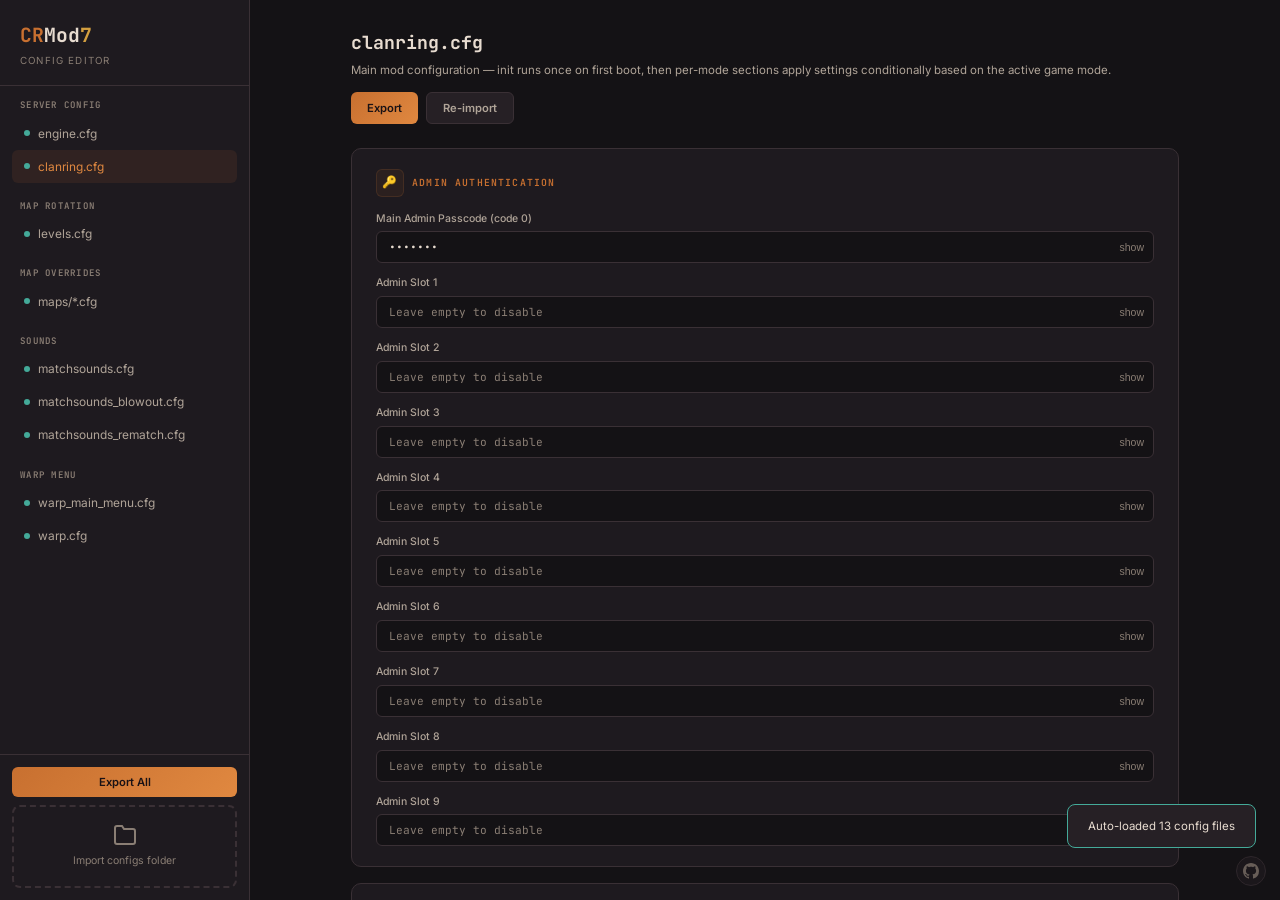
<file: release/configs/editor.html>
<!DOCTYPE html>
<html lang="en">
<head>
<meta charset="UTF-8">
<meta name="viewport" content="width=device-width, initial-scale=1.0">
<title>CRMod7 Config Editor</title>
<link rel="icon" type="image/svg+xml" href="data:image/svg+xml,%3Csvg xmlns='http://www.w3.org/2000/svg' viewBox='0 0 64 64'%3E%3Cdefs%3E%3CradialGradient id='g' cx='50%25' cy='50%25' r='60%25'%3E%3Cstop offset='0%25' stop-color='%23d08a3c' stop-opacity='0.14'/%3E%3Cstop offset='100%25' stop-color='%230b080d' stop-opacity='0'/%3E%3C/radialGradient%3E%3Cfilter id='glow' x='-40%25' y='-40%25' width='180%25' height='180%25'%3E%3CfeGaussianBlur stdDeviation='2.2' result='b'/%3E%3CfeMerge%3E%3CfeMergeNode in='b'/%3E%3CfeMergeNode in='SourceGraphic'/%3E%3C/feMerge%3E%3C/filter%3E%3C/defs%3E%3Crect width='64' height='64' rx='12' fill='%230b080d'/%3E%3Crect x='2.5' y='2.5' width='59' height='59' rx='10' fill='none' stroke='%234c2d18' stroke-width='1.5'/%3E%3Ccircle cx='32' cy='32' r='22' fill='url(%23g)'/%3E%3Ctext x='32' y='46' text-anchor='middle' font-family='Arimo,Arial,Helvetica,sans-serif' font-weight='700' font-size='44' fill='%23cca252' filter='url(%23glow)'%3E7%3C/text%3E%3C/svg%3E">
<link rel="preconnect" href="https://fonts.googleapis.com">
<link rel="preconnect" href="https://fonts.gstatic.com" crossorigin>
<link href="https://fonts.googleapis.com/css2?family=Inter:wght@300;400;500;600;700;800&family=JetBrains+Mono:wght@400;500;600;700&display=swap" rel="stylesheet">
<style>
/* ============================================================
   CRMod7 Config Editor — Design System
   Matches website palette (Quake charset derived)
   ============================================================ */
*, *::before, *::after { margin:0; padding:0; box-sizing:border-box; }

:root {
  --bg: #141215;
  --bg-alt: #1a1620;
  --surface: #1e1a1f;
  --surface-2: #262025;
  --surface-3: #2e272e;
  --border: #3a3035;
  --border-hover: rgba(200,112,48,0.3);
  --primary: #c87030;
  --primary-light: #e08840;
  --secondary: #a85828;
  --gold: #d4a040;
  --bronze: #9c7848;
  --text: #e8dcd0;
  --text-dim: #b0a498;
  --muted: #8a7e74;
  --danger: #c44030;
  --success: #4a9;
  --sidebar-w: 250px;
}

html { font-size: 14px; }
body {
  font-family: 'Inter', -apple-system, sans-serif;
  background: var(--bg);
  color: var(--text);
  line-height: 1.6;
  -webkit-font-smoothing: antialiased;
  overflow: hidden;
  height: 100vh;
}

/* ---- Layout ---- */
.app { display: flex; height: 100vh; }

/* ---- Sidebar ---- */
.sidebar {
  width: var(--sidebar-w); min-width: var(--sidebar-w);
  background: var(--surface);
  border-right: 1px solid var(--border);
  display: flex; flex-direction: column;
  overflow-y: auto;
}
.sidebar-brand {
  padding: 20px 20px 16px;
  border-bottom: 1px solid var(--border);
  user-select: none;
}
.sidebar-brand .logo { font-family: 'JetBrains Mono', monospace; font-size: 1.4rem; font-weight: 700; }
.logo-cr { color: var(--primary); }
.logo-mod { color: var(--text); }
.logo-7 { color: var(--gold); }
.sidebar-brand .sub { font-size: 0.7rem; color: var(--muted); text-transform: uppercase; letter-spacing: 0.12em; margin-top: 2px; }

.sidebar-section { padding: 12px 12px 4px; }
.sidebar-section-title {
  font-family: 'JetBrains Mono', monospace;
  font-size: 0.65rem; font-weight: 600;
  text-transform: uppercase; letter-spacing: 0.14em;
  color: var(--muted); padding: 0 8px; margin-bottom: 4px;
}
.sidebar-item {
  display: flex; align-items: center; gap: 8px;
  padding: 7px 12px; border-radius: 6px; cursor: pointer;
  font-size: 0.85rem; color: var(--text-dim);
  transition: all 0.15s;
  position: relative;
}
.sidebar-item:hover { background: var(--surface-2); color: var(--text); }
.sidebar-item.active { background: rgba(200,112,48,0.1); color: var(--primary-light); }
.sidebar-item .dot {
  width: 6px; height: 6px; border-radius: 50%;
  background: var(--border); flex-shrink: 0;
}
.sidebar-item.loaded .dot { background: var(--success); }
.sidebar-item.dirty .dot { background: var(--gold); }

.sidebar-footer {
  margin-top: auto;
  padding: 12px;
  border-top: 1px solid var(--border);
}

/* ---- Drop zone ---- */
.drop-zone {
  border: 2px dashed var(--border); border-radius: 8px;
  padding: 16px; text-align: center;
  color: var(--muted); font-size: 0.75rem;
  cursor: pointer; transition: all 0.2s;
}
.drop-zone:hover, .drop-zone.dragover {
  border-color: var(--primary); color: var(--primary);
  background: rgba(200,112,48,0.05);
}
.drop-zone svg { display: block; margin: 0 auto 6px; }

.drop-overlay {
  display: none; position: fixed; inset: 0; z-index: 1000;
  background: rgba(20,18,21,0.92);
  align-items: center; justify-content: center;
  flex-direction: column; gap: 12px;
}
.drop-overlay.active { display: flex; }
.drop-overlay-box {
  border: 3px dashed var(--primary); border-radius: 16px;
  padding: 60px 80px; text-align: center;
}
.drop-overlay-box h3 { color: var(--primary-light); font-size: 1.3rem; }
.drop-overlay-box p { color: var(--text-dim); font-size: 0.85rem; margin-top: 4px; }

/* ---- Main ---- */
.main { flex: 1; overflow-y: auto; background: var(--bg); }
.main-inner { max-width: 900px; margin: 0 auto; padding: 28px 36px 60px; }

/* ---- Page header ---- */
.page-header { margin-bottom: 24px; }
.page-header h1 {
  font-family: 'JetBrains Mono', monospace;
  font-size: 1.3rem; font-weight: 700; color: var(--text);
}
.page-header .desc { font-size: 0.82rem; color: var(--text-dim); margin-top: 4px; }
.page-actions { display: flex; gap: 8px; margin-top: 12px; }

/* ---- Buttons ---- */
.btn {
  display: inline-flex; align-items: center; gap: 6px;
  padding: 8px 16px; border-radius: 6px; border: none;
  font-family: 'Inter', sans-serif; font-size: 0.8rem; font-weight: 600;
  cursor: pointer; transition: all 0.15s; user-select: none;
}
.btn-primary {
  background: linear-gradient(135deg, var(--primary), var(--primary-light));
  color: #1a1215;
}
.btn-primary:hover { filter: brightness(1.1); transform: translateY(-1px); }
.btn-secondary {
  background: var(--surface-2); color: var(--text-dim);
  border: 1px solid var(--border);
}
.btn-secondary:hover { border-color: var(--border-hover); color: var(--text); }
.btn-sm { padding: 5px 10px; font-size: 0.75rem; }
.btn-danger { background: rgba(196,64,48,0.15); color: var(--danger); border: 1px solid rgba(196,64,48,0.3); }
.btn-danger:hover { background: rgba(196,64,48,0.25); }

/* ---- Cards / Sections ---- */
.card {
  background: var(--surface); border: 1px solid var(--border);
  border-radius: 10px; padding: 20px 24px; margin-bottom: 16px;
  transition: border-color 0.2s;
}
.card:hover { border-color: var(--border-hover); }
.card-title {
  font-family: 'JetBrains Mono', monospace;
  font-size: 0.7rem; font-weight: 600;
  text-transform: uppercase; letter-spacing: 0.12em;
  color: var(--primary); margin-bottom: 14px;
  display: flex; align-items: center; gap: 8px;
}
.card-title .icon {
  width: 28px; height: 28px; border-radius: 6px;
  background: rgba(200,112,48,0.08);
  border: 1px solid rgba(200,112,48,0.15);
  display: flex; align-items: center; justify-content: center;
  font-size: 0.85rem;
}

/* ---- Form Controls ---- */
.field { margin-bottom: 12px; }
.field:last-child { margin-bottom: 0; }
.field-row { display: flex; align-items: flex-start; gap: 12px; }
.field-row .field { flex: 1; margin-bottom: 0; }

.field-label {
  display: block; font-size: 0.75rem; font-weight: 500;
  color: var(--text-dim); margin-bottom: 4px;
}
.field-hint { font-size: 0.7rem; color: var(--muted); margin-top: 2px; }

input[type="text"], input[type="number"], input[type="password"], textarea, select {
  width: 100%; padding: 8px 12px;
  background: var(--bg); border: 1px solid var(--border);
  border-radius: 6px; color: var(--text);
  font-family: 'JetBrains Mono', monospace; font-size: 0.8rem;
  transition: border-color 0.2s;
  outline: none;
}
input:focus, textarea:focus, select:focus { border-color: var(--primary); }
input::placeholder, textarea::placeholder { color: var(--muted); }
input.invalid { border-color: var(--danger); }
textarea { resize: vertical; min-height: 60px; }
select {
  cursor: pointer; padding-right: 40px;
  -webkit-appearance: none; appearance: none;
  background-image: url("data:image/svg+xml,%3Csvg xmlns='http://www.w3.org/2000/svg' width='12' height='7' fill='none'%3E%3Cpath d='M1 1l5 5 5-5' stroke='%23e8dcd0' stroke-width='1.5' stroke-linecap='round' stroke-linejoin='round'/%3E%3C/svg%3E");
  background-repeat: no-repeat;
  background-position: right 14px center;
}

.input-reveal {
  position: relative;
}
.input-reveal input { padding-right: 36px; }
.input-reveal .reveal-btn {
  position: absolute; right: 8px; top: 50%; transform: translateY(-50%);
  background: none; border: none; color: var(--muted); cursor: pointer;
  font-size: 0.75rem; padding: 2px;
}
.input-reveal .reveal-btn:hover { color: var(--text); }

/* ---- Toggle Switch ---- */
.toggle-row {
  display: flex; align-items: center; justify-content: space-between;
  padding: 8px 0;
}
.toggle-row + .toggle-row { border-top: 1px solid var(--border); }
.toggle-info { flex: 1; }
.toggle-name { font-size: 0.82rem; font-weight: 500; color: var(--text); }
.toggle-desc { font-size: 0.7rem; color: var(--muted); margin-top: 1px; }

.toggle {
  position: relative; width: 42px; height: 24px; flex-shrink: 0; margin-left: 12px;
}
.toggle input { opacity: 0; width: 0; height: 0; position: absolute; }
.toggle-track {
  position: absolute; inset: 0; border-radius: 12px;
  background: var(--surface-3); border: 1px solid var(--border);
  cursor: pointer; transition: all 0.2s;
}
.toggle-track::after {
  content: ''; position: absolute; left: 3px; top: 3px;
  width: 16px; height: 16px; border-radius: 50%;
  background: var(--muted); transition: all 0.2s;
}
.toggle input:checked + .toggle-track {
  background: rgba(200,112,48,0.2); border-color: var(--primary);
}
.toggle input:checked + .toggle-track::after {
  transform: translateX(18px); background: var(--primary-light);
}

/* ---- Tabs ---- */
.tabs {
  display: flex; gap: 2px; margin-bottom: 16px;
  border-bottom: 1px solid var(--border); padding-bottom: 0;
  overflow-x: auto; overflow-y: hidden;
  scrollbar-width: none;
}
.tabs::-webkit-scrollbar { display: none; }
.tab {
  padding: 8px 14px; font-size: 0.78rem; font-weight: 500;
  color: var(--muted); cursor: pointer; border-radius: 6px 6px 0 0;
  border: 1px solid transparent; border-bottom: none;
  transition: all 0.15s; white-space: nowrap; user-select: none;
  margin-bottom: -1px;
}
.tab:hover { color: var(--text-dim); }
.tab.active {
  color: var(--primary-light); background: var(--surface);
  border-color: var(--border); border-bottom-color: var(--surface);
}

/* ---- List Editor ---- */
.list-item {
  display: flex; align-items: center; gap: 8px;
  padding: 6px 10px; border-radius: 6px;
  font-family: 'JetBrains Mono', monospace; font-size: 0.8rem;
  color: var(--text);
  transition: background 0.1s;
  cursor: grab;
}
.list-item:hover { background: var(--surface-2); }
.list-item.dragging { opacity: 0.4; }
.list-item .drag-handle { color: var(--muted); cursor: grab; font-size: 0.7rem; flex-shrink: 0; }
.list-item .item-text { flex: 1; }
.list-item .item-num { color: var(--muted); font-size: 0.7rem; width: 28px; text-align: right; flex-shrink: 0; }
.list-item .remove-btn {
  background: none; border: none; color: var(--muted); cursor: pointer;
  font-size: 0.8rem; padding: 2px 4px; border-radius: 3px;
  opacity: 0; transition: all 0.15s;
}
.list-item:hover .remove-btn { opacity: 1; }
.list-item .remove-btn:hover { color: var(--danger); background: rgba(196,64,48,0.1); }

.list-add {
  display: flex; gap: 6px; margin-top: 8px; padding-top: 8px;
  border-top: 1px solid var(--border);
}
.list-add input { flex: 1; }
.list-count { font-size: 0.7rem; color: var(--muted); margin-top: 6px; text-align: right; }

/* ---- Warp Map Entry ---- */
.warp-entry {
  background: var(--bg); border: 1px solid var(--border);
  border-radius: 8px; padding: 12px 14px; margin-bottom: 8px;
  display: grid; grid-template-columns: 140px 1fr 1fr; gap: 8px; align-items: center;
}
.warp-entry input { font-size: 0.78rem; padding: 6px 8px; }
.warp-entry .warp-field-label {
  font-size: 0.65rem; color: var(--muted); text-transform: uppercase;
  letter-spacing: 0.08em; margin-bottom: 2px;
}
/* ---- Empty / Welcome State ---- */
.welcome {
  text-align: center; padding: 80px 40px;
}
.welcome .logo-big {
  font-family: 'JetBrains Mono', monospace;
  font-size: 2.4rem; font-weight: 800; margin-bottom: 12px;
}
.welcome h2 { font-size: 1.2rem; color: var(--text-dim); font-weight: 400; margin-bottom: 24px; }
.welcome .steps { display: flex; gap: 20px; justify-content: center; flex-wrap: wrap; margin-top: 24px; }
.welcome .step {
  background: var(--surface); border: 1px solid var(--border);
  border-radius: 10px; padding: 20px 24px; width: 200px; text-align: center;
}
.welcome .step .step-num {
  font-family: 'JetBrains Mono', monospace;
  font-size: 1.2rem; font-weight: 700; color: var(--primary);
}
.welcome .step p { font-size: 0.8rem; color: var(--text-dim); margin-top: 6px; }

/* ---- Scrollbar ---- */
::-webkit-scrollbar { width: 6px; height: 6px; }
::-webkit-scrollbar-track { background: transparent; }
::-webkit-scrollbar-thumb { background: var(--border); border-radius: 3px; }
::-webkit-scrollbar-thumb:hover { background: var(--muted); }

/* ---- Mode tab content ---- */
.mode-content { display: none; }
.mode-content.active { display: block; }

/* ---- Warp split ---- */
.warp-split { display: flex; gap: 16px; }
.warp-cats { width: 220px; flex-shrink: 0; }
.warp-maps { flex: 1; }
.warp-cat-item {
  padding: 7px 12px; border-radius: 6px; cursor: pointer;
  font-size: 0.8rem; color: var(--text-dim); transition: all 0.15s;
  display: flex; justify-content: space-between; align-items: center;
}
.warp-cat-item:hover { background: var(--surface-2); color: var(--text); }
.warp-cat-item.active { background: rgba(200,112,48,0.1); color: var(--primary-light); }
.warp-cat-item .cat-count { font-size: 0.7rem; color: var(--muted); }

/* ---- Responsive for smaller screens ---- */
@media (max-width: 768px) {
  .sidebar { display: none; }
  .main-inner { padding: 16px; }
}

/* ---- Notification ---- */
.toast {
  position: fixed; bottom: 52px; right: 24px; z-index: 999;
  background: var(--surface-2); border: 1px solid var(--border);
  border-radius: 8px; padding: 12px 20px;
  font-size: 0.82rem; color: var(--text);
  transform: translateY(80px); opacity: 0;
  transition: all 0.3s;
  pointer-events: none;
}
.toast.show { transform: translateY(0); opacity: 1; }
.toast.success { border-color: var(--success); }

/* ---- Floating GitHub link ---- */
.github-float {
  position: fixed;
  right: 14px;
  bottom: 14px;
  z-index: 900;
  display: flex;
  align-items: center;
  padding: 6px;
  border-radius: 50%;
  background: var(--surface);
  border: 1px solid var(--border);
  color: var(--muted);
  text-decoration: none;
  transition: all 0.2s;
  opacity: 0.7;
  line-height: 0;
}
.github-float:hover {
  opacity: 1;
  color: var(--text);
  border-color: var(--border-hover);
}
.github-float svg { flex-shrink: 0; }
</style>
</head>
<body>

<div class="app">
  <!-- Sidebar -->
  <aside class="sidebar" id="sidebar">
    <div class="sidebar-brand">
      <div class="logo"><span class="logo-cr">CR</span><span class="logo-mod">Mod</span><span class="logo-7">7</span></div>
      <div class="sub">Config Editor</div>
    </div>

    <div class="sidebar-section">
      <div class="sidebar-section-title">Server Config</div>
      <div class="sidebar-item" data-tab="engine" onclick="switchTab('engine')">
        <span class="dot"></span> engine.cfg
      </div>
      <div class="sidebar-item" data-tab="clanring" onclick="switchTab('clanring')">
        <span class="dot"></span> clanring.cfg
      </div>
    </div>

    <div class="sidebar-section">
      <div class="sidebar-section-title">Map Rotation</div>
      <div class="sidebar-item" data-tab="levels" onclick="switchTab('levels')">
        <span class="dot"></span> levels.cfg
      </div>
    </div>

    <div class="sidebar-section">
      <div class="sidebar-section-title">Map Overrides</div>
      <div class="sidebar-item" data-tab="mapconfigs" onclick="switchTab('mapconfigs')">
        <span class="dot"></span> maps/*.cfg
      </div>
    </div>

    <div class="sidebar-section">
      <div class="sidebar-section-title">Sounds</div>
      <div class="sidebar-item" data-tab="matchsounds" onclick="switchTab('matchsounds')">
        <span class="dot"></span> matchsounds.cfg
      </div>
      <div class="sidebar-item" data-tab="matchsounds_blowout" onclick="switchTab('matchsounds_blowout')">
        <span class="dot"></span> matchsounds_blowout.cfg
      </div>
      <div class="sidebar-item" data-tab="matchsounds_rematch" onclick="switchTab('matchsounds_rematch')">
        <span class="dot"></span> matchsounds_rematch.cfg
      </div>
    </div>

    <div class="sidebar-section">
      <div class="sidebar-section-title">Warp Menu</div>
      <div class="sidebar-item" data-tab="warpmenu" onclick="switchTab('warpmenu')">
        <span class="dot"></span> warp_main_menu.cfg
      </div>
      <div class="sidebar-item" data-tab="warp" onclick="switchTab('warp')">
        <span class="dot"></span> warp.cfg
      </div>
    </div>

    <div class="sidebar-footer">
      <button class="btn btn-primary" style="width:100%;margin-bottom:8px;justify-content:center;" onclick="exportAll()">Export All</button>
      <div class="drop-zone" id="sidebarDrop" onclick="document.getElementById('folderInput').click()">
        <svg width="24" height="24" viewBox="0 0 24 24" fill="none" stroke="currentColor" stroke-width="2"><path d="M22 19a2 2 0 01-2 2H4a2 2 0 01-2-2V5a2 2 0 012-2h5l2 3h9a2 2 0 012 2z"/></svg>
        Import configs folder
      </div>
      <input type="file" id="fileInput" multiple accept=".cfg" style="display:none" onchange="handleFiles(this.files);this.value=''">
      <input type="file" id="folderInput" webkitdirectory directory multiple style="display:none" onchange="handleFiles(this.files);this.value=''">
    </div>
  </aside>

  <!-- Main Content -->
  <main class="main" id="main">
    <div class="main-inner" id="mainContent">
      <!-- Populated by JS -->
    </div>
  </main>
</div>

<!-- Full-screen drop overlay -->
<div class="drop-overlay" id="dropOverlay">
  <div class="drop-overlay-box">
    <h3>Drop .cfg files or folders here</h3>
    <p>The editor will auto-detect config types — drop the maps/ folder to load all overrides at once</p>
  </div>
</div>

<!-- Toast notification -->
<div class="toast" id="toast"></div>

<script>
// ============================================================
//  CRMod7 Config Editor - Application Logic
// ============================================================

// ---- State ----
const State = {
  activeTab: 'welcome',
  engine: null,
  clanring: null,
  levels: null,
  mapConfigs: {},
  matchsounds: null,
  matchsoundsBlowout: null,
  matchsoundsRematch: null,
  warpMenu: null,
  warp: null,
  dirty: new Set(),
  loaded: new Set(),
};

// Known on/off toggle commands
const TOGGLES = {
  quad: ['quadon','quadoff'],
  ring: ['ringon','ringoff'],
  pent: ['penton','pentoff'],
  runes: ['runeson','runesoff'],
  safepractice: ['safepracticeon','safepracticeoff'],
  autopause: ['autopauseon','autopauseoff'],
  matchsounds: ['matchsoundson','matchsoundsoff'],
  modevote: ['modevoteon','modevoteoff'],
  powerupdrop: ['powerupdropon','powerupdropoff'],
};

const MODE_SECTIONS = ['-init-','-ffa-','-pub-ctf-','-practice-','-match-tdm-','-match-ctf-','-ffa-hh-','-team-hh-','-done-'];
const MODE_LABELS = {
  '-ffa-': 'Free-For-All',
  '-ffa-hh-': 'FFA Head Hunters',
  '-team-hh-': 'Team Head Hunters',
  '-pub-ctf-': 'Public CTF',
  '-practice-': 'Practice',
  '-match-tdm-': 'Match TDM',
  '-match-ctf-': 'Match CTF',
};

// ---- Toast ----
function toast(msg, type) {
  const el = document.getElementById('toast');
  el.textContent = msg;
  el.className = 'toast show' + (type ? ' ' + type : '');
  clearTimeout(el._t);
  el._t = setTimeout(() => el.className = 'toast', 2500);
}

// ---- Tab Switching ----
function switchTab(tab) {
  State.activeTab = tab;
  document.querySelectorAll('.sidebar-item').forEach(el => {
    el.classList.toggle('active', el.dataset.tab === tab);
  });
  renderMain();
}

function updateSidebarState() {
  document.querySelectorAll('.sidebar-item').forEach(el => {
    const t = el.dataset.tab;
    el.classList.toggle('loaded', State.loaded.has(t));
    el.classList.toggle('dirty', State.dirty.has(t));
  });
}

// ============================================================
//  PARSERS
// ============================================================

// ---- engine.cfg parser ----
function parseEngine(text) {
  const data = {
    cr_startmode: '2',
    teamplay: '0',
    map: 'ctf1',
    hostname: '',
    sv_public: '1',
    net_masterextra1: '',
    net_masterextra2: '',
    net_masterextra3: '',
    net_messagetimeout: '60',
    sv_gameplayfix_bouncedownslopes: '1',
    external_vis: '0',
    sv_fullpitch: '0',
    password: '',
    rcon_password: '',
  };
  let sawStartMode = false;
  const lines = text.split('\n');
  for (const line of lines) {
    const t = line.trim();
    if (!t || t.startsWith('//') || t.startsWith('#')) continue;
    const sp = t.indexOf(' ');
    if (sp < 0) continue;
    const cmd = t.substring(0, sp).toLowerCase();
    let val = t.substring(sp + 1).trim();
    // Strip trailing inline comment (but preserve URLs)
    const cm = val.match(/^(.*\S)\s+\/\/.*$/);
    if (cm) val = cm[1];
    if (val.startsWith('"') && val.endsWith('"')) val = val.slice(1, -1);
    if (cmd === 'set' || cmd === 'seta') {
      const setMatch = val.match(/^([^\s]+)\s+(.+)$/);
      if (setMatch) {
        const setName = setMatch[1].toLowerCase();
        let setVal = setMatch[2].trim();
        if (setVal.startsWith('"') && setVal.endsWith('"')) setVal = setVal.slice(1, -1);
        if (setName === 'cr_startmode') {
          data.cr_startmode = setVal;
          sawStartMode = true;
        } else if (data.hasOwnProperty(setName)) {
          data[setName] = setVal;
        }
      }
      continue;
    }
    if (cmd === 'samelevel' && !sawStartMode) {
      // Legacy import path for older startup configs.
      data.cr_startmode = val;
      continue;
    }
    if (data.hasOwnProperty(cmd)) data[cmd] = val;
    // 'echo' and other non-setting lines are ignored
  }
  return data;
}

// ---- clanring.cfg parser ----
function parseClanring(text) {
  const lines = text.split('\n');
  const data = {
    admin: { setadmin: '', slots: ['','','','','','','','',''] },
    webhooks: { captimesdiscordurl:'', statsdiscordurl:'', matchposturl:'', googlesheetsurl:'', googlesheetsapikey:'' },
    network: { ctfticrate: '0.025', tdmticrate: '0.025' },
    gameplay: { quad: true, ring: false, pent: false, runes: false, noexit: '1', pausable: '0' },
    features: { autopause: true, matchsounds: true, safepractice: false },
    compatibility: { sv_pak0_only: '0' },
    player: { cr_allow_leavemealone: '1', cr_allow_qwsucks: '1', cr_allow_q14ever: '1' },
    rotation: { cr_dm_randomize_start: '1', cr_ra_randomize_start: '1', cr_hh_randomize_start: '0' },
    init: { modevote: true, kickafk: '0' },
    modes: {}
  };
  for (const m of Object.keys(MODE_LABELS)) data.modes[m] = {};

  let section = 'global';

  for (let i = 0; i < lines.length; i++) {
    let raw = lines[i].trim();
    if (!raw || raw.startsWith('//') || raw.startsWith('#') || raw.startsWith('/*') || raw.startsWith('*')) continue;

    // Strip inline comment carefully (preserve URLs containing //)
    let cmd, val;
    const spaceIdx = raw.indexOf(' ');
    if (spaceIdx > 0) {
      cmd = raw.substring(0, spaceIdx).toLowerCase();
      val = raw.substring(spaceIdx + 1).trim();
      // Strip trailing // comments only if they're after whitespace+//
      const commentMatch = val.match(/^(.*\S)\s+\/\/.*$/);
      if (commentMatch) val = commentMatch[1];
      // Remove surrounding quotes
      if (val.startsWith('"') && val.endsWith('"')) val = val.slice(1, -1);
    } else {
      cmd = raw.toLowerCase();
      val = '';
    }

    // Section markers
    if (MODE_SECTIONS.includes(cmd)) {
      section = cmd;
      continue;
    }

    // Route by section
    if (section === 'global') {
      parseClanringCmd(data, 'global', cmd, val);
    } else if (section === '-init-') {
      parseClanringCmd(data, 'init', cmd, val);
    } else if (data.modes[section] !== undefined) {
      parseClanringCmd(data, section, cmd, val);
    }
  }
  return data;
}

function parseClanringCmd(data, section, cmd, val) {
  // Admin
  if (cmd === 'setadmin') { data.admin.setadmin = val; return; }
  const adminMatch = cmd.match(/^setadmin(\d)$/);
  if (adminMatch) { data.admin.slots[parseInt(adminMatch[1]) - 1] = val; return; }

  // Webhooks
  if (['captimesdiscordurl','statsdiscordurl','matchposturl','googlesheetsurl','googlesheetsapikey'].includes(cmd)) {
    data.webhooks[cmd] = val; return;
  }

  // Network
  if (cmd === 'ctfticrate') { data.network.ctfticrate = val; return; }
  if (cmd === 'tdmticrate') { data.network.tdmticrate = val; return; }

  // Compatibility
  if (cmd === 'sv_pak0_only' && section === 'global') {
    data.compatibility.sv_pak0_only = val; return;
  }

  // Player features (cvars)
  if (['cr_allow_leavemealone','cr_allow_qwsucks','cr_allow_q14ever'].includes(cmd)) {
    data.player[cmd] = val; return;
  }

  // Rotation randomize cvars
  if (['cr_dm_randomize_start','cr_ra_randomize_start','cr_hh_randomize_start'].includes(cmd)) {
    data.rotation[cmd] = val; return;
  }

  // Toggle commands
  for (const [key, [onCmd, offCmd]] of Object.entries(TOGGLES)) {
    if (cmd === onCmd || cmd === offCmd) {
      const isOn = (cmd === onCmd);
      if (section === 'global') {
        if (['quad','ring','pent','runes'].includes(key)) data.gameplay[key] = isOn;
        else if (['autopause','matchsounds','safepractice'].includes(key)) data.features[key] = isOn;
      } else if (section === 'init') {
        if (key === 'modevote') data.init.modevote = isOn;
      } else if (data.modes[section] !== undefined) {
        data.modes[section][key] = isOn;
      }
      return;
    }
  }

  // Numeric/cvar commands
  if (cmd === 'noexit' && section === 'global') { data.gameplay.noexit = val; return; }
  if (cmd === 'pausable' && section === 'global') { data.gameplay.pausable = val; return; }
  if (cmd === 'kickafk' || cmd === 'setafk') { data.init.kickafk = val; return; }

  // Mode-specific numeric settings
  if (data.modes[section] !== undefined) {
    if (['timelimit','fraglimit','deathmatch','teamplay','setovertime'].includes(cmd)) {
      data.modes[section][cmd] = val;
    }
  }
}

// ---- levels.cfg parser ----
function parseLevels(text) {
  const lines = text.split('\n');
  const data = { '-ctf-': [], '-dm-': [], '-ca-': [], '-ra-': [], '-hh-': [] };
  let section = null;
  for (const line of lines) {
    const t = line.trim();
    if (!t || t.startsWith('//') || t.startsWith('#')) continue;
    if (['-ctf-','-dm-','-ca-','-ra-','-hh-'].includes(t)) { section = t; continue; }
    if (section && data[section]) data[section].push(t);
  }
  return data;
}

// ---- matchsounds parser ----
function parseMatchsounds(text) {
  const lines = text.split('\n');
  const entries = [];
  for (const line of lines) {
    const t = line.trim();
    if (!t || t.startsWith('//') || t.startsWith('#')) continue;
    entries.push(t);
  }
  return entries;
}

// ---- matchsounds special (blowout/rematch) ----
function parseMatchsoundsSpecial(text) {
  const lines = text.split('\n');
  let entry = '';
  for (const line of lines) {
    const t = line.trim();
    if (!t) continue;
    // Check for commented-out entry
    if (t.startsWith('//') && t.match(/\.wav$/i)) {
      entry = t.replace(/^\/\/\s*/, '');
      continue;
    }
    if (!t.startsWith('//') && !t.startsWith('#') && t.match(/\.wav$/i)) {
      entry = t;
    }
  }
  return entry;
}

// ---- warp_main_menu.cfg parser ----
function parseWarpMenu(text) {
  const lines = text.split('\n');
  const entries = [];
  for (const line of lines) {
    const t = line.trim();
    if (!t || t.startsWith('//') || t.startsWith('#')) continue;
    entries.push(t);
  }
  return entries;
}

// ---- warp.cfg parser ----
function parseWarp(text) {
  const lines = text.split('\n');
  const categories = [];
  let cat = { maps: [] };
  let state = 'filename'; // filename, title, author
  let current = {};
  let firstCat = true;

  for (let i = 0; i < lines.length; i++) {
    const raw = lines[i];
    const t = raw.trim();

    if (t === '****') {
      if (!firstCat || cat.maps.length > 0) categories.push(cat);
      cat = { maps: [] };
      firstCat = false;
      state = 'filename';
      current = {};
      continue;
    }

    if (state === 'filename') {
      if (!t || t.startsWith('//') || t.startsWith('#')) continue;
      current = { filename: t, title: '', author: '' };
      state = 'title';
    } else if (state === 'title') {
      current.title = raw.trimEnd();
      state = 'author';
    } else if (state === 'author') {
      current.author = raw.trimEnd();
      cat.maps.push(current);
      current = {};
      state = 'filename';
    }
  }
  if (cat.maps.length > 0) categories.push(cat);
  return categories;
}

// ---- map config parser ----
function parseMapConfig(text, filename) {
  const name = filename.replace(/\.cfg$/i, '');
  const lines = text.split('\n');
  const modes = {};
  let section = null;

  for (const line of lines) {
    const t = line.trim();
    if (!t || t.startsWith('//') || t.startsWith('#')) continue;

    let cmd, val;
    const sp = t.indexOf(' ');
    if (sp > 0) {
      cmd = t.substring(0, sp).toLowerCase();
      val = t.substring(sp + 1).trim();
      const cm = val.match(/^(.*\S)\s+\/\/.*$/);
      if (cm) val = cm[1];
    } else {
      cmd = t.toLowerCase();
      val = '';
    }

    if (MODE_SECTIONS.includes(cmd)) { section = cmd; if (!modes[section]) modes[section] = {}; continue; }
    if (!section) continue;

    // Toggles
    let matched = false;
    for (const [key, [onCmd, offCmd]] of Object.entries(TOGGLES)) {
      if (cmd === onCmd) { modes[section][key] = true; matched = true; break; }
      if (cmd === offCmd) { modes[section][key] = false; matched = true; break; }
    }
    if (matched) continue;
    if (['timelimit','fraglimit','deathmatch','teamplay','setovertime'].includes(cmd)) {
      modes[section][cmd] = val;
    }
  }
  return { name, filename, modes };
}

// ============================================================
//  SERIALIZERS
// ============================================================

function serializeClanring(data) {
  let out = '';
  const ln = s => { out += s + '\n'; };
  const banner = title => {
    ln('');
    ln('////////////////////////////////////////////////////////////////////////////////////////////////////');
    ln('//                                                                                                //');
    ln('//                              ' + title.padEnd(62) + '//');
    ln('//                                                                                                //');
    ln('////////////////////////////////////////////////////////////////////////////////////////////////////');
    ln('');
  };

  ln('// ================================================================================================');
  ln('//');
  ln('//  C L A N R I N G . C F G  -  Main Server Configuration');
  ln('//');
  ln('//  How this file works:');
  ln('//    - Global commands run every time the server starts a new level.');
  ln('//    - The -init- section runs ONCE on first server start, never again.');
  ln('//    - Mode sections (-ffa-, -practice-, -match-tdm-, etc.) only run when');
  ln('//      the server enters that specific mode. Settings here override globals.');
  ln('//');
  ln('// ================================================================================================');

  banner('GLOBAL  -  Admin Authentication');
  ln('// Main admin passcode (4-7 digits, first digit must be non-zero).');
  ln('// This is the "super admin" - can kick any other admin. Shows as code 0.');
  if (data.admin.setadmin) ln('setadmin ' + data.admin.setadmin);
  ln('');
  ln('// Additional admin passcodes (slots 1-9). Same format as above.');
  ln('// These admins CANNOT kick other admins.');
  for (let i = 0; i < 9; i++) {
    if (data.admin.slots[i]) ln('setadmin' + (i+1) + ' ' + data.admin.slots[i]);
    else ln('//setadmin' + (i+1) + ' 1234567');
  }

  banner('GLOBAL  -  Webhooks & Integrations');
  ln('// Discord webhook for CTF cap time notifications');
  if (data.webhooks.captimesdiscordurl) ln('captimesdiscordurl ' + data.webhooks.captimesdiscordurl);
  ln('');
  ln('// Discord webhook for end-of-match stats');
  if (data.webhooks.statsdiscordurl) ln('statsdiscordurl ' + data.webhooks.statsdiscordurl);
  ln('');
  ln('// External match result reporting endpoint');
  if (data.webhooks.matchposturl) ln('matchposturl ' + data.webhooks.matchposturl);
  ln('');
  ln('// Google Sheets integration for cap time record tracking');
  if (data.webhooks.googlesheetsurl) ln('googlesheetsurl ' + data.webhooks.googlesheetsurl);
  if (data.webhooks.googlesheetsapikey) ln('googlesheetsapikey ' + data.webhooks.googlesheetsapikey);

  banner('GLOBAL  -  Network');
  ln('ctfticrate ' + data.network.ctfticrate);
  ln('tdmticrate ' + data.network.tdmticrate);

  banner('GLOBAL  -  Core Gameplay');
  ln(data.gameplay.quad ? 'quadon' : 'quadoff');
  ln(data.gameplay.ring ? 'ringon' : 'ringoff');
  ln(data.gameplay.pent ? 'penton' : 'pentoff');
  ln(data.gameplay.runes ? 'runeson' : 'runesoff');
  ln('noexit ' + data.gameplay.noexit);
  ln('pausable ' + data.gameplay.pausable);

  banner('GLOBAL  -  Server Features');
  ln(data.features.autopause ? 'autopauseon' : 'autopauseoff');
  ln(data.features.matchsounds ? 'matchsoundson' : 'matchsoundsoff');
  ln(data.features.safepractice ? 'safepracticeon' : 'safepracticeoff');
  ln('sv_pak0_only ' + data.compatibility.sv_pak0_only);

  banner('GLOBAL  -  Player Features');
  ln('cr_allow_leavemealone ' + data.player.cr_allow_leavemealone);
  ln('cr_allow_qwsucks ' + data.player.cr_allow_qwsucks);
  ln('cr_allow_q14ever ' + data.player.cr_allow_q14ever);

  banner('GLOBAL  -  Map Rotation');
  ln('cr_dm_randomize_start ' + data.rotation.cr_dm_randomize_start);
  ln('cr_ra_randomize_start ' + data.rotation.cr_ra_randomize_start);
  ln('cr_hh_randomize_start ' + data.rotation.cr_hh_randomize_start);

  banner('INIT  -  One-Time Server Setup');
  ln('-init-');
  ln(data.init.modevote ? 'modevoteon' : 'modevoteoff');
  ln('kickafk ' + data.init.kickafk);

  // Modes
  const modeOrder = ['-ffa-','-ffa-hh-','-team-hh-','-pub-ctf-','-practice-','-match-tdm-','-match-ctf-'];
  for (const mode of modeOrder) {
    const d = data.modes[mode];
    if (!d) continue;
    banner('MODE  -  ' + MODE_LABELS[mode]);
    ln(mode);
    if (d.teamplay !== undefined) ln('teamplay ' + d.teamplay);
    if (d.timelimit !== undefined) ln('timelimit ' + d.timelimit);
    if (d.fraglimit !== undefined) ln('fraglimit ' + d.fraglimit);
    if (d.setovertime !== undefined) ln('setovertime ' + d.setovertime);
    if (d.deathmatch !== undefined) ln('deathmatch ' + d.deathmatch);
    for (const key of ['powerupdrop','matchsounds','safepractice','runes','ring','pent','quad']) {
      if (d[key] !== undefined) ln(d[key] ? TOGGLES[key][0] : TOGGLES[key][1]);
    }
  }

  return out;
}

function serializeEngine(data) {
  let out = '';
  const ln = s => { out += s + '\n'; };
  const startupParsed = parseStartMode(data.cr_startmode);
  const banner = title => {
    ln('');
    ln('////////////////////////////////////////////////////////////////////////////////////////////////////');
    ln('//                                                                                                //');
    ln('//                              ' + title.padEnd(62) + '//');
    ln('//                                                                                                //');
    ln('////////////////////////////////////////////////////////////////////////////////////////////////////');
    ln('');
  };

  ln('// ================================================================================================');
  ln('//');
  ln('//  E N G I N E . C F G  -  Engine-Level Server Settings');
  ln('//');
  ln('//  This file is called "engine" because everything in it is a Quake engine');
  ln('//  cvar or command — settings that exist regardless of which mod is loaded.');
  ln('//  The mod\'s own gameplay settings (admin codes, powerups, mode rules, etc.)');
  ln('//  live in clanring.cfg instead.');
  ln('//');
  ln('//  Loaded from server.cfg at the mod root:  exec "configs/engine.cfg"');
  ln('//  Runs once at engine startup, before the mod initializes.');
  ln('//');
  ln('// ================================================================================================');

  banner('Startup  -  Initial Mode & Map');
  ln('// Print to console to confirm engine.cfg loaded');
  ln('echo "CRMod7 engine.cfg loaded"');
  ln('');
  ln('// One-shot startup seed read by CRMod7 before first world init');
  ln('// CRMod7 manages samelevel itself after startup; do not set samelevel here');
  ln('set cr_startmode ' + data.cr_startmode);
  if (startupParsed.gameType === 'hh') {
    ln('// Head Hunters variant: teamplay 0 = FFA, teamplay 1 = Team HH');
    ln('teamplay ' + (data.teamplay === '1' ? '1' : '0'));
  }
  ln('');
  ln('// The first map loaded when the server starts');
  ln('map ' + data.map);

  banner('Server Identity');
  ln('// Server name shown in the server browser and on connect');
  ln('hostname "' + data.hostname.replace(/["\r\n]/g, '') + '"');
  ln('');
  ln('// Whether to advertise on master server lists (1 = public, 0 = unlisted)');
  ln('sv_public ' + data.sv_public);
  ln('');
  ln('// Override the default master server addresses (empty = disable that master)');
  ln('net_masterextra1 "' + data.net_masterextra1 + '"');
  ln('net_masterextra2 "' + data.net_masterextra2 + '"');
  ln('net_masterextra3 "' + data.net_masterextra3 + '"');

  banner('Network');
  ln('// Seconds before a non-responsive client is kicked (ghost client cleanup)');
  ln('net_messagetimeout ' + data.net_messagetimeout);

  banner('Engine & Physics Fixes');
  ln('// Fix grenades making horrible buzzing noises when sliding on sloped surfaces');
  ln('sv_gameplayfix_bouncedownslopes ' + data.sv_gameplayfix_bouncedownslopes);
  ln('');
  ln('// Whether to load external .vis files from the maps folder (0 = use BSP-embedded vis data)');
  ln('external_vis ' + data.external_vis);
  ln('');
  ln('// Player view pitch limits (0 = original Quake limits, 1 = unrestricted up/down look)');
  ln('sv_fullpitch ' + data.sv_fullpitch);

  banner('Server Passwords');
  if (data.password) ln('password ' + data.password);
  else ln('// password 123');
  ln('');
  if (data.rcon_password) ln('rcon_password ' + data.rcon_password);
  else ln('// rcon_password 123');

  return out;
}

function serializeLevels(data) {
  let out = '';
  const ln = s => { out += s + '\n'; };
  ln('// ================================================================================================');
  ln('//');
  ln('//  L E V E L S . C F G  -  Map Rotation');
  ln('//');
  ln('//  Sequential rotation — after each game, advances to the next map and loops.');
  ln('//  Randomize-start behavior is configured per mode in clanring.cfg.');
  ln('//  Rules: list .bsp filenames only (no extension), 128 maps max per mode.');
  ln('//');
  ln('// ================================================================================================');
  ln('');
  for (const mode of ['-ctf-','-dm-','-ca-','-ra-','-hh-']) {
    if (!data[mode] || !data[mode].length) continue;
    ln(mode);
    for (const m of data[mode]) ln(m);
    ln('');
  }
  return out;
}

function serializeMatchsounds(entries) {
  let out = '// matchsounds.cfg\n// GameOver music during the nextmap vote menu (~20 seconds). Max 40 slots.\n';
  for (const e of entries) out += e + '\n';
  return out;
}

function serializeMatchsoundsSpecial(entry, type) {
  if (type === 'blowout') {
    return '//Blowout Sounds:\n//\n//For CTF: score difference > 200. For non-CTF: score difference > 40.\n' + (entry || '//matchsounds/blowout.wav') + '\n';
  } else {
    return '//Rematch Sounds:\n//\n//For CTF: score difference < 50. For non-CTF: score difference < 10.\n' + (entry || '//matchsounds/rematch.wav') + '\n';
  }
}

function serializeWarpMenu(entries) {
  let out = '// ================================================================================================\n';
  out += '//\n//  W A R P _ M A I N _ M E N U . C F G  -  Warp Category Menu\n//\n';
  out += '//  Each non-comment line is a numbered menu entry (50 slots max).\n';
  out += '//  Entries correspond 1:1 to ****-separated sections in warp.cfg.\n//\n';
  out += '// ================================================================================================\n\n';
  for (const e of entries) out += e + '\n';
  return out;
}

function serializeWarp(categories) {
  let out = '// ================================================================================================\n';
  out += '//\n//  W A R P . C F G  -  Warp Map Definitions\n//\n';
  out += '//  Format: filename / title / author (3 lines per map). **** separates categories.\n//\n';
  out += '// ================================================================================================\n\n';
  for (let i = 0; i < categories.length; i++) {
    if (i > 0) out += '****\n';
    for (const m of categories[i].maps) {
      out += m.filename + '\n' + m.title + '\n' + m.author + '\n//---------------------\n';
    }
    out += '\n';
  }
  return out;
}

function serializeMapConfig(mc) {
  let out = '// ' + mc.filename + ' - Per-map overrides\n//\n';
  out += '// Loaded after clanring.cfg. Only settings that differ from defaults.\n\n';
  for (const [mode, settings] of Object.entries(mc.modes)) {
    out += mode + '\n';
    for (const [key, val] of Object.entries(settings)) {
      if (TOGGLES[key]) {
        out += (val ? TOGGLES[key][0] : TOGGLES[key][1]) + '\n';
      } else {
        out += key + ' ' + val + '\n';
      }
    }
  }
  return out;
}

// ============================================================
//  FILE I/O
// ============================================================

function downloadFile(filename, content) {
  const blob = new Blob([content], { type: 'text/plain' });
  const a = document.createElement('a');
  a.href = URL.createObjectURL(blob);
  a.download = filename;
  a.click();
  setTimeout(() => URL.revokeObjectURL(a.href), 1000);
}

function detectFileType(filename, content) {
  const fn = filename.toLowerCase();
  if (fn === 'engine.cfg') return 'engine';
  if (fn === 'clanring.cfg') return 'clanring';
  if (fn === 'levels.cfg') return 'levels';
  if (fn === 'matchsounds_blowout.cfg') return 'matchsounds_blowout';
  if (fn === 'matchsounds_rematch.cfg') return 'matchsounds_rematch';
  if (fn === 'matchsounds.cfg') return 'matchsounds';
  if (fn === 'warp_main_menu.cfg') return 'warpmenu';
  if (fn === 'warp.cfg') return 'warp';
  // Check content for map config patterns
  if (content.match(/-match-tdm-|-match-ctf-|-ffa-/)) return 'mapconfig';
  return 'unknown';
}

function handleFiles(files) {
  const cfgFiles = Array.from(files).filter(f => f.name.toLowerCase().endsWith('.cfg'));
  if (!cfgFiles.length) return;
  const isBatch = cfgFiles.length > 1;
  let loaded = 0;

  for (const file of cfgFiles) {
    const reader = new FileReader();
    reader.onload = (e) => {
      const content = e.target.result;
      const type = detectFileType(file.name, content);
      importConfig(type, file.name, content, isBatch);
      loaded++;
      if (isBatch && loaded === cfgFiles.length) {
        toast(`Imported ${loaded} config file${loaded !== 1 ? 's' : ''}`, 'success');
        renderMain();
      }
    };
    reader.readAsText(file);
  }
}

function importConfig(type, filename, content, quiet) {
  switch (type) {
    case 'engine':
      State.engine = parseEngine(content);
      State.loaded.add('engine');
      break;
    case 'clanring':
      State.clanring = parseClanring(content);
      State.loaded.add('clanring');
      break;
    case 'levels':
      State.levels = parseLevels(content);
      State.loaded.add('levels');
      break;
    case 'matchsounds':
      State.matchsounds = parseMatchsounds(content);
      State.loaded.add('matchsounds');
      break;
    case 'matchsounds_blowout':
      State.matchsoundsBlowout = parseMatchsoundsSpecial(content);
      State.loaded.add('matchsounds_blowout');
      break;
    case 'matchsounds_rematch':
      State.matchsoundsRematch = parseMatchsoundsSpecial(content);
      State.loaded.add('matchsounds_rematch');
      break;
    case 'warpmenu':
      State.warpMenu = parseWarpMenu(content);
      State.loaded.add('warpmenu');
      break;
    case 'warp':
      State.warp = parseWarp(content);
      State.loaded.add('warp');
      break;
    case 'mapconfig':
      const mc = parseMapConfig(content, filename);
      State.mapConfigs[mc.name] = mc;
      State.loaded.add('mapconfigs');
      break;
    default:
      if (!quiet) toast('Unknown file type: ' + filename);
      return;
  }
  if (!quiet) {
    switchTab(type === 'mapconfig' ? 'mapconfigs' : type === 'warpmenu' ? 'warpmenu' : type);
    toast('Loaded ' + filename, 'success');
  }
  updateSidebarState();
}

// ============================================================
//  RENDERERS
// ============================================================

function renderMain() {
  const el = document.getElementById('mainContent');
  switch (State.activeTab) {
    case 'engine': el.innerHTML = renderEngine(); break;
    case 'clanring': el.innerHTML = renderClanring(); break;
    case 'levels': el.innerHTML = renderLevelsPage(); break;
    case 'matchsounds': el.innerHTML = renderMatchsoundsPage(); break;
    case 'matchsounds_blowout': el.innerHTML = renderMatchsoundsSpecialPage('blowout'); break;
    case 'matchsounds_rematch': el.innerHTML = renderMatchsoundsSpecialPage('rematch'); break;
    case 'warpmenu': el.innerHTML = renderWarpMenuPage(); break;
    case 'warp': el.innerHTML = renderWarpPage(); break;
    case 'mapconfigs': el.innerHTML = renderMapConfigsPage(); break;
    default: el.innerHTML = renderWelcome();
  }
  attachEventListeners();
}

function renderWelcome() {
  return `
    <div class="welcome">
      <div class="logo-big"><span class="logo-cr">CR</span><span class="logo-mod">Mod</span><span class="logo-7">7</span></div>
      <h2>Config Editor</h2>
      <p style="color:var(--text-dim);font-size:0.85rem;max-width:480px;margin:0 auto;">
        When opened from the <span style="font-family:'JetBrains Mono',monospace;color:var(--primary);">configs/</span> folder,
        files auto-load on startup. You can also drag-and-drop or import manually.
        All editing happens locally in your browser — nothing is uploaded.
      </p>
      <div class="steps">
        <div class="step">
          <div class="step-num">1</div>
          <p>Open this file from the configs/ folder — files load automatically</p>
        </div>
        <div class="step">
          <div class="step-num">2</div>
          <p>Edit settings with the visual controls</p>
        </div>
        <div class="step">
          <div class="step-num">3</div>
          <p>Export modified files back to your server</p>
        </div>
      </div>
      <div style="margin-top:28px;display:flex;gap:8px;justify-content:center;">
        <button class="btn btn-primary" onclick="document.getElementById('folderInput').click()">Import Configs Folder</button>
        <button class="btn btn-secondary" onclick="document.getElementById('fileInput').click()">Import Individual Files</button>
      </div>
      <p style="color:var(--muted);font-size:0.72rem;margin-top:16px;max-width:460px;margin-left:auto;margin-right:auto;">
        Auto-load works in Safari and Firefox. Chrome blocks local file access by default —
        use drag-and-drop import instead, or open Chrome with <span style="font-family:'JetBrains Mono',monospace;">--allow-file-access-from-files</span>.
      </p>
    </div>`;
}

function notLoaded(filename) {
  return `
    <div class="page-header">
      <h1>${escHtml(filename)}</h1>
      <p class="desc">Not yet loaded. Import the file to begin editing.</p>
      <div class="page-actions">
        <button class="btn btn-primary" onclick="document.getElementById('fileInput').click()">Import</button>
      </div>
    </div>`;
}

// ---- Helpers ----
function toggleHtml(id, label, desc, checked) {
  return `
    <div class="toggle-row">
      <div class="toggle-info">
        <div class="toggle-name">${label}</div>
        ${desc ? '<div class="toggle-desc">' + desc + '</div>' : ''}
      </div>
      <label class="toggle">
        <input type="checkbox" id="${id}" ${checked ? 'checked' : ''} onchange="handleToggle('${id}', this.checked)">
        <span class="toggle-track"></span>
      </label>
    </div>`;
}

function revealInput(id, value, label, placeholder) {
  return `
    <div class="field">
      ${label ? '<label class="field-label">' + label + '</label>' : ''}
      <div class="input-reveal">
        <input type="password" id="${id}" value="${escHtml(value || '')}" placeholder="${placeholder || ''}" onchange="handleInput('${id}', this.value)">
        <button class="reveal-btn" onclick="toggleReveal(this)" type="button">show</button>
      </div>
    </div>`;
}

function textInput(id, value, label, placeholder, hint) {
  return `
    <div class="field">
      ${label ? '<label class="field-label">' + label + '</label>' : ''}
      <input type="text" id="${id}" value="${escHtml(value || '')}" placeholder="${placeholder || ''}" onchange="handleInput('${id}', this.value)">
      ${hint ? '<div class="field-hint">' + hint + '</div>' : ''}
    </div>`;
}

function numInput(id, value, label, hint) {
  return `
    <div class="field">
      ${label ? '<label class="field-label">' + label + '</label>' : ''}
      <input type="text" id="${id}" value="${escHtml(String(value ?? ''))}" placeholder="0" onchange="handleInput('${id}', this.value)">
      ${hint ? '<div class="field-hint">' + hint + '</div>' : ''}
    </div>`;
}

function escHtml(s) { return String(s).replace(/&/g,'&amp;').replace(/</g,'&lt;').replace(/>/g,'&gt;').replace(/"/g,'&quot;').replace(/'/g,'&#39;'); }

// ---- engine.cfg ----
// Game types and their startup-mode bitmask components
const GAME_TYPES = [
  { id: 'dm',   label: 'Deathmatch',   hasSubMode: true,  base: 0 },
  { id: 'ctf',  label: 'Capture the Flag', hasSubMode: true, base: 1024 },
  { id: 'ca',   label: 'Clan Arena',   hasSubMode: false, value: '4194304' },
  { id: 'wo',   label: 'Wipeout',      hasSubMode: false, value: '4227072' },
  { id: 'ra',   label: 'Rocket Arena', hasSubMode: false, value: '8388608' },
  { id: 'hh',   label: 'Head Hunters', hasSubMode: false, value: '16777216' },
  { id: 'air',  label: 'Airshot',      hasSubMode: false, value: '65536' },
  { id: 'dmm4', label: 'DMM4',         hasSubMode: false, value: '1048576' },
];
const SUB_MODES = [
  { id: 'match',    label: 'Match',    bit: 2 },
  { id: 'ffa',      label: 'FFA',      bit: 1 },
  { id: 'practice', label: 'Practice', bit: 4 },
];

// Resolve cr_startmode value to game type + sub mode
function parseStartMode(val) {
  const v = parseInt(val) || 0;
  for (const gt of GAME_TYPES) {
    if (!gt.hasSubMode && String(v) === gt.value) return { gameType: gt.id, subMode: null };
  }
  const hasCTF = (v & 1024) !== 0;
  const base = v & ~1024;
  for (const sm of SUB_MODES) {
    if (base === sm.bit) return { gameType: hasCTF ? 'ctf' : 'dm', subMode: sm.id };
  }
  return { gameType: '_custom', subMode: null };
}

// Build cr_startmode value from game type + sub mode
function buildStartMode(gameType, subMode) {
  const gt = GAME_TYPES.find(g => g.id === gameType);
  if (!gt) return '2';
  if (!gt.hasSubMode) return gt.value;
  const sm = SUB_MODES.find(s => s.id === subMode) || SUB_MODES[0];
  return String(gt.base + sm.bit);
}


function renderEngine() {
  if (!State.engine) return notLoaded('engine.cfg');
  const d = State.engine;

  let html = `
    <div class="page-header">
      <h1>engine.cfg</h1>
      <p class="desc">Engine-level server settings — identity, network, physics, and startup mode. These are Quake engine cvars, not mod settings.</p>
      <div class="page-actions">
        <button class="btn btn-primary" onclick="exportEngine()">Export</button>
        <button class="btn btn-secondary" onclick="document.getElementById('fileInput').click()">Re-import</button>
      </div>
    </div>`;

  // Startup
  html += `<div class="card"><div class="card-title"><span class="icon">&#x25B6;</span> Startup Mode & Map</div>`;
  const parsed = parseStartMode(d.cr_startmode);
  const isCustom = parsed.gameType === '_custom';

  // Game Type dropdown
  html += `<div class="field">
    <label class="field-label">Game Type</label>
    <select id="eng_gametype" onchange="handleGameTypeChange(this.value)">`;
  for (const gt of GAME_TYPES) {
    html += `<option value="${gt.id}" ${parsed.gameType === gt.id ? 'selected' : ''}>${gt.label}</option>`;
  }
  html += `<option value="_custom" ${isCustom ? 'selected' : ''}>Custom value...</option>`;
  html += `</select></div>`;

  // Sub-mode (Match/FFA/Practice) — only for DM and CTF
  const showSub = parsed.gameType === 'dm' || parsed.gameType === 'ctf';
  html += `<div class="field" id="eng_submode_wrap" style="display:${showSub ? 'block' : 'none'}">
    <label class="field-label">Mode</label>
    <select id="eng_submode" onchange="handleSubModeChange(this.value)">`;
  for (const sm of SUB_MODES) {
    html += `<option value="${sm.id}" ${parsed.subMode === sm.id ? 'selected' : ''}>${sm.label}</option>`;
  }
  html += `</select></div>`;

  // Custom value input
  html += `<div class="field" id="eng_startmode_custom_wrap" style="display:${isCustom ? 'block' : 'none'}">
    <label class="field-label">Custom startup mode value</label>
    <input type="text" id="eng_startmode_custom" value="${isCustom ? escHtml(d.cr_startmode) : ''}" placeholder="e.g. 1026" onchange="handleEngineInput('cr_startmode_custom', this.value)">
  </div>`;

  const showHHVariant = parsed.gameType === 'hh';
  html += `<div class="field" id="eng_hh_variant_wrap" style="display:${showHHVariant ? 'block' : 'none'}">
    <label class="field-label">Head Hunters Variant</label>
    <select id="eng_hh_variant" onchange="handleEngineInput('hh_teamplay', this.value)">
      <option value="0" ${d.teamplay === '1' ? '' : 'selected'}>FFA Head Hunters</option>
      <option value="1" ${d.teamplay === '1' ? 'selected' : ''}>Team Head Hunters</option>
    </select>
    <div class="field-hint">Head Hunters startup uses teamplay: 0 = FFA, 1 = Team HH.</div>
  </div>`;

  // Resolved value display
  html += `<div class="field-hint">cr_startmode = ${escHtml(d.cr_startmode)}. This seeds first boot only. The editor still imports legacy samelevel startup values, but it exports cr_startmode only.</div>`;

  html += textInput('eng_map', d.map, 'First Map', 'Map filename without .bsp (e.g. ctf1)', 'The first map loaded when the server starts');
  html += `</div>`;

  // Server Identity
  html += `<div class="card"><div class="card-title"><span class="icon">&#x1F3F7;</span> Server Identity</div>`;
  html += textInput('eng_hostname', d.hostname, 'Hostname', 'Server name shown in browser', 'Shown in the server browser and on connect');
  html += `<div class="field">
    <label class="field-label">Public Server</label>
    <select id="eng_sv_public" onchange="handleEngineInput('sv_public', this.value)">
      <option value="1" ${d.sv_public === '1' ? 'selected' : ''}>Yes — advertise on master servers</option>
      <option value="0" ${d.sv_public === '0' ? 'selected' : ''}>No — unlisted / private</option>
    </select>
  </div>`;
  html += textInput('eng_master1', d.net_masterextra1, 'Master Server 1', 'Leave empty to disable', 'QSS default: master.frag-net.com');
  html += textInput('eng_master2', d.net_masterextra2, 'Master Server 2', 'Leave empty to disable', 'QSS default: dpmaster.deathmask.net');
  html += textInput('eng_master3', d.net_masterextra3, 'Master Server 3', 'Leave empty to disable', 'QSS default: dpmaster.tchr.no');
  html += `</div>`;

  // Network
  html += `<div class="card"><div class="card-title"><span class="icon">&#x1F4E1;</span> Network</div>`;
  html += numInput('eng_timeout', d.net_messagetimeout, 'Client Timeout (seconds)', 'Seconds before a non-responsive client is kicked');
  html += `</div>`;

  // Physics
  html += `<div class="card"><div class="card-title"><span class="icon">&#x2699;</span> Engine & Physics Fixes</div>`;
  html += toggleHtml('eng_bounce', 'Fix Bounce Down Slopes', 'Prevents grenades from making horrible buzzing noises on slopes', d.sv_gameplayfix_bouncedownslopes === '1');
  html += toggleHtml('eng_extvis', 'External Vis Files', 'Load .vis files from maps folder instead of BSP-embedded data', d.external_vis === '1');
  html += toggleHtml('eng_fullpitch', 'Full Pitch', 'Unrestricted up/down look (0 = original Quake limits)', d.sv_fullpitch === '1');
  html += `</div>`;

  // Passwords
  html += `<div class="card"><div class="card-title"><span class="icon">&#x1F512;</span> Server Passwords</div>`;
  html += `<p style="font-size:0.72rem;color:var(--muted);margin-bottom:12px;">Engine-level passwords enforced by QSS/Ironwail. The mod has separate admin passcodes in clanring.cfg.</p>`;
  html += revealInput('eng_password', d.password, 'Connect Password', 'Leave empty for no password (public)');
  html += `<div class="field-hint" style="margin-top:-8px;margin-bottom:12px;">Clients must type <span style="font-family:'JetBrains Mono',monospace;">password &lt;value&gt;</span> before connecting.</div>`;
  html += revealInput('eng_rcon', d.rcon_password, 'RCON Password', 'Leave empty to disable remote console');
  html += `<div class="field-hint" style="margin-top:-8px;">Clients type <span style="font-family:'JetBrains Mono',monospace;">rcon_password &lt;value&gt;</span> then <span style="font-family:'JetBrains Mono',monospace;">rcon &lt;command&gt;</span> to control the server remotely.</div>`;
  html += `</div>`;

  return html;
}

// ---- clanring.cfg ----
function renderClanring() {
  if (!State.clanring) return notLoaded('clanring.cfg');
  const d = State.clanring;
  let html = `
    <div class="page-header">
      <h1>clanring.cfg</h1>
      <p class="desc">Main mod configuration — init runs once on first boot, then per-mode sections apply settings conditionally based on the active game mode.</p>
      <div class="page-actions">
        <button class="btn btn-primary" onclick="exportClanring()">Export</button>
        <button class="btn btn-secondary" onclick="document.getElementById('fileInput').click()">Re-import</button>
      </div>
    </div>`;

  // Admin
  html += `<div class="card"><div class="card-title"><span class="icon">🔑</span> Admin Authentication</div>`;
  html += revealInput('admin_main', d.admin.setadmin, 'Main Admin Passcode (code 0)', '4-7 digits, first non-zero');
  for (let i = 0; i < 9; i++) {
    html += revealInput('admin_' + i, d.admin.slots[i], 'Admin Slot ' + (i+1), 'Leave empty to disable');
  }
  html += `</div>`;

  // Webhooks
  html += `<div class="card"><div class="card-title"><span class="icon">🔗</span> Webhooks & Integrations</div>`;
  html += revealInput('wh_captimes', d.webhooks.captimesdiscordurl, 'Cap Times Discord Webhook', 'Up to 3 comma-separated URLs');
  html += revealInput('wh_stats', d.webhooks.statsdiscordurl, 'Stats Discord Webhook', 'Up to 3 comma-separated URLs');
  html += revealInput('wh_matchpost', d.webhooks.matchposturl, 'Match Post URL', 'External match reporting endpoint');
  html += revealInput('wh_gsheets', d.webhooks.googlesheetsurl, 'Google Sheets URL', 'Apps Script web app URL');
  html += revealInput('wh_gsheetskey', d.webhooks.googlesheetsapikey, 'Google Sheets API Key', 'API key');
  html += `</div>`;

  // Network
  html += `<div class="card"><div class="card-title"><span class="icon">📡</span> Network</div>`;
  html += `<div class="field-row">`;
  html += numInput('net_ctf', d.network.ctfticrate, 'CTF Ticrate', '0.025 = modern, 0.5 = classic 1999');
  html += numInput('net_tdm', d.network.tdmticrate, 'TDM Ticrate', '0.025 = modern, 0.5 = classic 1999');
  html += `</div></div>`;

  // Gameplay
  html += `<div class="card"><div class="card-title"><span class="icon">⚔️</span> Core Gameplay</div>`;
  html += toggleHtml('gp_quad', 'Quad Damage', 'Spawns on the map', d.gameplay.quad);
  html += toggleHtml('gp_ring', 'Ring of Shadows', 'Invisibility powerup', d.gameplay.ring);
  html += toggleHtml('gp_pent', 'Pentagram of Protection', 'Invulnerability powerup', d.gameplay.pent);
  html += toggleHtml('gp_runes', 'CTF Runes', 'Haste, Regen, Resistance, Strength', d.gameplay.runes);
  html += `<div style="margin-top:12px;">`;
  html += `<div class="field-row">`;
  html += numInput('gp_noexit', d.gameplay.noexit, 'noexit', '1 = players cannot trigger level exits');
  html += numInput('gp_pausable', d.gameplay.pausable, 'pausable', '0 = players cannot pause the server');
  html += `</div></div></div>`;

  // Server Features
  html += `<div class="card"><div class="card-title"><span class="icon">🖥️</span> Server Features</div>`;
  html += toggleHtml('sf_autopause', 'Auto Pause', 'Automatically pause match when a player disconnects', d.features.autopause);
  html += toggleHtml('sf_matchsounds', 'Match Sounds', 'Game-over music during nextmap vote screen', d.features.matchsounds);
  html += toggleHtml('sf_safepractice', 'Safe Practice', 'Anti-spam: limits grenade spam, discharge kills self only', d.features.safepractice);
  html += toggleHtml('sf_pak0_only', 'Pak0-Only Compatibility', 'Restrict assets to shareware-safe pak0 content; disables runes and skips unsupported custom sounds/models', d.compatibility.sv_pak0_only !== '0');
  html += `</div>`;

  // Player Features
  html += `<div class="card"><div class="card-title"><span class="icon">👤</span> Player Features</div>`;
  html += toggleHtml('pf_lma', 'Leave Me Alone', 'Players become intangible during match prewar', d.player.cr_allow_leavemealone !== '0');
  html += toggleHtml('pf_qwsucks', 'QuakeTag (QWSUCKS)', 'Tag mode — "it" player glows, tag to pass it on', d.player.cr_allow_qwsucks !== '0');
  html += toggleHtml('pf_q14ever', 'QuakeTag (Q14EVER)', 'Cosmetic overlay variant (mutually exclusive with QWSUCKS)', d.player.cr_allow_q14ever !== '0');
  html += `</div>`;

  // Map Rotation
  html += `<div class="card"><div class="card-title"><span class="icon">🗺️</span> Map Rotation</div>`;
  html += toggleHtml('rot_dm', 'FFA Randomize Start', 'Randomize starting map position when entering FFA mode', d.rotation.cr_dm_randomize_start !== '0');
  html += toggleHtml('rot_ra', 'RA Randomize Start', 'Randomize starting map position when entering Rocket Arena mode', d.rotation.cr_ra_randomize_start !== '0');
  html += toggleHtml('rot_hh', 'HH Randomize Start', 'Randomize starting map position when entering Head Hunters mode', d.rotation.cr_hh_randomize_start !== '0');
  html += `</div>`;

  // Init
  html += `<div class="card"><div class="card-title"><span class="icon">🚀</span> Init (One-Time Setup)</div>`;
  html += toggleHtml('init_modevote', 'Mode Voting', 'Players can vote to switch between FFA, practice, and match', d.init.modevote);
  html += numInput('init_kickafk', d.init.kickafk, 'AFK Kick Timeout (minutes)', '0 = disabled');
  html += `</div>`;

  // Mode sections
  html += `<div class="card"><div class="card-title"><span class="icon">🎮</span> Mode Settings</div>`;
  const modes = Object.keys(MODE_LABELS);
  html += `<div class="tabs">`;
  for (let i = 0; i < modes.length; i++) {
    html += `<div class="tab ${i===0?'active':''}" onclick="switchModeTab(this, '${modes[i]}')">${MODE_LABELS[modes[i]]}</div>`;
  }
  html += `</div>`;
  for (let i = 0; i < modes.length; i++) {
    const m = modes[i];
    const md = d.modes[m] || {};
    html += `<div class="mode-content ${i===0?'active':''}" data-mode="${m}">`;
    html += `<div class="field-row">`;
    html += numInput('mode_tl_'+m, md.timelimit, 'timelimit', 'Minutes');
    html += numInput('mode_fl_'+m, md.fraglimit, 'fraglimit', 'Frag count');
    html += numInput('mode_dm_'+m, md.deathmatch, 'deathmatch', '1=no weaponstay, 3=weaponstay');
    html += `</div><div class="field-row" style="margin-top:8px;">`;
    html += numInput('mode_tp_'+m, md.teamplay, 'teamplay', '0=off, 2=friendly fire');
    html += numInput('mode_ot_'+m, md.setovertime, 'setovertime', 'Overtime minutes');
    html += `</div>`;
    for (const key of ['powerupdrop','matchsounds','safepractice','runes','ring','pent','quad']) {
      if (md[key] !== undefined) {
        const labels = { powerupdrop:'Powerup Drop', matchsounds:'Match Sounds', safepractice:'Safe Practice', runes:'Runes', ring:'Ring of Shadows', pent:'Pentagram', quad:'Quad Damage' };
        html += toggleHtml('mode_'+key+'_'+m, labels[key], '', md[key]);
      }
    }
    html += `</div>`;
  }
  html += `</div>`;

  return html;
}

// ---- levels.cfg ----
function renderLevelsPage() {
  if (!State.levels) return notLoaded('levels.cfg');
  const d = State.levels;
  const modes = ['-ctf-','-dm-','-ca-','-ra-','-hh-'];
  const labels = { '-ctf-':'CTF', '-dm-':'Deathmatch', '-ca-':'Clan Arena', '-ra-':'Rocket Arena', '-hh-':'Head Hunters' };

  let html = `
    <div class="page-header">
      <h1>levels.cfg</h1>
      <p class="desc">Sequential map rotation per game mode. 128 maps max per mode. Randomize-start behavior is configured per mode in clanring.cfg.</p>
      <div class="page-actions">
        <button class="btn btn-primary" onclick="exportLevels()">Export</button>
      </div>
    </div>`;

  html += `<div class="tabs">`;
  for (let i = 0; i < modes.length; i++) {
    html += `<div class="tab ${i===0?'active':''}" onclick="switchLevelTab(this, '${modes[i]}')">${labels[modes[i]]}</div>`;
  }
  html += `</div>`;

  for (let i = 0; i < modes.length; i++) {
    const m = modes[i];
    const maps = d[m] || [];
    html += `<div class="mode-content ${i===0?'active':''}" data-mode="${m}">`;
    html += `<div class="list-editor" id="levelslist_${m}">`;
    for (let j = 0; j < maps.length; j++) {
      html += `<div class="list-item" draggable="true" data-mode="${m}" data-idx="${j}">
        <span class="drag-handle">⠿</span>
        <span class="item-num">${j+1}</span>
        <span class="item-text">${escHtml(maps[j])}</span>
        <button class="remove-btn" onclick="removeLevelMap('${m}', ${j})">✕</button>
      </div>`;
    }
    html += `</div>`;
    html += `<div class="list-add">
      <input type="text" id="addlevel_${m}" placeholder="Map filename (no .bsp)" onkeydown="if(event.key==='Enter')addLevelMap('${m}')">
      <button class="btn btn-sm btn-secondary" onclick="addLevelMap('${m}')">Add</button>
    </div>`;
    html += `<div class="list-count">${maps.length} / 128 maps</div>`;
    html += `</div>`;
  }

  return html;
}

// ---- matchsounds.cfg ----
function renderMatchsoundsPage() {
  if (!State.matchsounds) return notLoaded('matchsounds.cfg');
  const entries = State.matchsounds;

  let html = `
    <div class="page-header">
      <h1>matchsounds.cfg</h1>
      <p class="desc">Game-over music — a random track is picked from this list during the nextmap vote screen. Max 40 slots.</p>
      <div class="page-actions">
        <button class="btn btn-primary" onclick="exportMatchsounds()">Export</button>
      </div>
    </div>`;

  html += `<div class="card"><div class="list-editor">`;
  for (let i = 0; i < entries.length; i++) {
    html += `<div class="list-item">
      <span class="item-num">${i+1}</span>
      <input type="text" value="${escHtml(entries[i])}" style="flex:1;font-size:0.78rem;" onchange="State.matchsounds[${i}]=this.value;markDirty('matchsounds')">
      <button class="remove-btn" style="opacity:1;" onclick="State.matchsounds.splice(${i},1);markDirty('matchsounds');renderMain()">✕</button>
    </div>`;
  }
  html += `</div>`;
  html += `<div class="list-add">
    <input type="text" id="addms" placeholder="matchsounds/track.wav" onkeydown="if(event.key==='Enter')addMatchsound()">
    <button class="btn btn-sm btn-secondary" onclick="addMatchsound()">Add</button>
  </div>`;
  html += `<div class="list-count">${entries.length} / 40 slots</div>`;
  html += `</div>`;

  return html;
}

// ---- matchsounds special ----
function renderMatchsoundsSpecialPage(type) {
  const key = type === 'blowout' ? 'matchsoundsBlowout' : 'matchsoundsRematch';
  const tabKey = 'matchsounds_' + type;
  const filename = 'matchsounds_' + type + '.cfg';
  if (!State.loaded.has(tabKey)) return notLoaded(filename);
  const val = State[key] || '';
  const desc = type === 'blowout'
    ? 'Plays when score difference is large (CTF: >200, non-CTF: >40).'
    : 'Plays when score difference is small (CTF: <50, non-CTF: <10).';

  return `
    <div class="page-header">
      <h1>${filename}</h1>
      <p class="desc">${desc}</p>
      <div class="page-actions">
        <button class="btn btn-primary" onclick="exportMatchsoundsSpecial('${type}')">Export</button>
      </div>
    </div>
    <div class="card">
      ${textInput('ms_'+type, val, 'Sound File Path', 'matchsounds/' + type + '.wav')}
    </div>`;
}

// ---- warp_main_menu.cfg ----
function renderWarpMenuPage() {
  if (!State.warpMenu) return notLoaded('warp_main_menu.cfg');
  const entries = State.warpMenu;

  let html = `
    <div class="page-header">
      <h1>warp_main_menu.cfg</h1>
      <p class="desc">Category names for the in-game warp menu. 50 slots max. Must match warp.cfg sections 1:1 in order.</p>
      <div class="page-actions">
        <button class="btn btn-primary" onclick="exportWarpMenu()">Export</button>
      </div>
    </div>`;

  html += `<div class="card"><div class="list-editor">`;
  for (let i = 0; i < entries.length; i++) {
    html += `<div class="list-item" draggable="true" data-mode="warpmenu" data-idx="${i}">
      <span class="drag-handle">⠿</span>
      <span class="item-num">${i+1}</span>
      <input type="text" value="${escHtml(entries[i])}" style="flex:1;font-size:0.78rem;" onchange="State.warpMenu[${i}]=this.value;markDirty('warpmenu')">
      <button class="remove-btn" onclick="State.warpMenu.splice(${i},1);markDirty('warpmenu');renderMain()">✕</button>
    </div>`;
  }
  html += `</div>`;
  html += `<div class="list-add">
    <input type="text" id="addwarpmenu" placeholder="Category name" onkeydown="if(event.key==='Enter')addWarpMenuItem()">
    <button class="btn btn-sm btn-secondary" onclick="addWarpMenuItem()">Add</button>
  </div>`;
  html += `<div class="list-count">${entries.length} / 50 slots</div>`;
  html += `</div>`;

  return html;
}

// ---- warp.cfg ----
let warpActiveCat = 0;

function renderWarpPage() {
  if (!State.warp) return notLoaded('warp.cfg');
  const cats = State.warp;
  if (warpActiveCat >= cats.length) warpActiveCat = 0;

  let html = `
    <div class="page-header">
      <h1>warp.cfg</h1>
      <p class="desc">Map definitions organized by category. Each category holds up to 30 maps, with up to 50 categories total.</p>
      <div class="page-actions">
        <button class="btn btn-primary" onclick="exportWarp()">Export</button>
      </div>
    </div>`;

  html += `<div class="warp-split">`;

  // Category list
  html += `<div class="warp-cats"><div class="card" style="padding:12px;">`;
  html += `<div class="card-title">Categories</div>`;
  for (let i = 0; i < cats.length; i++) {
    const label = State.warpMenu && State.warpMenu[i] ? escHtml(State.warpMenu[i]) : 'Category ' + (i+1);
    html += `<div class="warp-cat-item ${i===warpActiveCat?'active':''}" onclick="warpActiveCat=${i};renderMain()">
      <span>${label}</span>
      <span class="cat-count">${cats[i].maps.length}</span>
    </div>`;
  }
  html += `</div></div>`;

  // Maps for selected category
  html += `<div class="warp-maps">`;
  if (cats[warpActiveCat]) {
    const maps = cats[warpActiveCat].maps;
    for (let i = 0; i < maps.length; i++) {
      html += `<div class="warp-entry" style="position:relative;">
        <div>
          <div class="warp-field-label">Filename</div>
          <input type="text" value="${escHtml(maps[i].filename)}" onchange="State.warp[${warpActiveCat}].maps[${i}].filename=this.value;markDirty('warp')">
        </div>
        <div>
          <div class="warp-field-label">Title</div>
          <input type="text" value="${escHtml(maps[i].title)}" onchange="State.warp[${warpActiveCat}].maps[${i}].title=this.value;markDirty('warp')">
        </div>
        <div style="display:flex;gap:6px;align-items:end;">
          <div style="flex:1;">
            <div class="warp-field-label">Author</div>
            <input type="text" value="${escHtml(maps[i].author)}" onchange="State.warp[${warpActiveCat}].maps[${i}].author=this.value;markDirty('warp')">
          </div>
          <button class="btn btn-sm btn-danger" onclick="State.warp[${warpActiveCat}].maps.splice(${i},1);markDirty('warp');renderMain()">✕</button>
        </div>
      </div>`;
    }
    html += `<div style="margin-top:10px;">
      <button class="btn btn-sm btn-secondary" onclick="if(State.warp[${warpActiveCat}].maps.length>=30){toast('Max 30 maps per category');return;}State.warp[${warpActiveCat}].maps.push({filename:'',title:'',author:''});markDirty('warp');renderMain()">+ Add Map</button>
    </div>`;
    html += `<div class="list-count">${maps.length} / 30 maps</div>`;
  }
  html += `</div></div>`;

  return html;
}

// ---- Map Configs ----
let mapConfigActive = null;

function renderMapConfigsPage() {
  const names = Object.keys(State.mapConfigs);
  if (!names.length) {
    return `
      <div class="page-header">
        <h1>Per-Map Config Overrides</h1>
        <p class="desc">No map configs loaded yet. Create a new one, import files, or select the maps/ folder.</p>
        <div class="page-actions">
          <button class="btn btn-secondary" onclick="document.getElementById('folderInput').click()">Select maps/ Folder</button>
          <button class="btn btn-secondary" onclick="document.getElementById('fileInput').click()">Import Files</button>
        </div>
      </div>
      <div class="card">
        <div class="card-title">Create New Map Config</div>
        <div class="list-add" style="border:none;padding:0;margin:0;">
          <input type="text" id="addmapconfig" placeholder="Map name (e.g. dm6)" onkeydown="if(event.key==='Enter')addMapConfig()">
          <button class="btn btn-sm btn-primary" onclick="addMapConfig()">+ New Map</button>
        </div>
      </div>`;
  }

  if (!mapConfigActive || !State.mapConfigs[mapConfigActive]) mapConfigActive = names[0];

  let html = `
    <div class="page-header">
      <h1>Per-Map Config Overrides</h1>
      <p class="desc">Per-map overrides for clanring.cfg settings. The server loads configs/maps/&lt;map&gt;.cfg on each level change, falling back to configs/&lt;map&gt;.cfg.</p>
      <div class="page-actions">
        <button class="btn btn-primary" onclick="exportMapConfig('${escHtml(mapConfigActive)}')">Export ${escHtml(mapConfigActive)}.cfg</button>
        <button class="btn btn-primary" onclick="exportAllMapConfigs()">Export All Maps</button>
        <button class="btn btn-secondary" onclick="document.getElementById('folderInput').click()">Select maps/ Folder</button>
        <button class="btn btn-secondary" onclick="document.getElementById('fileInput').click()">Import Files</button>
      </div>
    </div>`;

  // Tabs for each map + add new
  html += `<div class="tabs">`;
  for (const n of names) {
    html += `<div class="tab ${n===mapConfigActive?'active':''}" onclick="mapConfigActive='${escHtml(n)}';renderMain()">${escHtml(n)}.cfg</div>`;
  }
  html += `</div>`;
  html += `<div class="list-add" style="margin-top:-8px;margin-bottom:16px;">
    <input type="text" id="addmapconfig" placeholder="Map name (e.g. dm6)" onkeydown="if(event.key==='Enter')addMapConfig()">
    <button class="btn btn-sm btn-secondary" onclick="addMapConfig()">+ New Map</button>
    <button class="btn btn-sm btn-danger" onclick="removeMapConfig('${escHtml(mapConfigActive)}')">Delete ${escHtml(mapConfigActive)}.cfg</button>
  </div>`;

  const mc = State.mapConfigs[mapConfigActive];
  if (mc) {
    // Show all possible mode sections — user can add overrides for any mode
    const allModes = ['-match-tdm-','-match-ctf-','-ffa-','-pub-ctf-','-practice-','-ffa-hh-','-team-hh-'];
    const numFields = ['timelimit','fraglimit','deathmatch','teamplay','setovertime'];
    const toggleKeys = ['powerupdrop','matchsounds','safepractice','runes','ring','pent','quad'];
    const toggleLabels = { powerupdrop:'Powerup Drop', matchsounds:'Match Sounds', safepractice:'Safe Practice', runes:'Runes', ring:'Ring of Shadows', pent:'Pentagram', quad:'Quad Damage' };
    const numHints = { timelimit:'Minutes', fraglimit:'Frag count', deathmatch:'1=no weaponstay, 3=weaponstay', teamplay:'0=off, 2=friendly fire', setovertime:'Overtime minutes' };

    for (const mode of allModes) {
      const settings = mc.modes[mode] || {};
      const hasAny = Object.keys(settings).length > 0;
      const modeId = mode.replace(/-/g, '');

      html += `<div class="card">`;
      html += `<div class="card-title">`;
      html += `${MODE_LABELS[mode] || mode}`;
      html += `<span style="margin-left:auto;font-size:0.65rem;color:var(--muted);font-family:Inter,sans-serif;text-transform:none;letter-spacing:0;">${hasAny ? Object.keys(settings).length + ' override' + (Object.keys(settings).length !== 1 ? 's' : '') : 'no overrides'}</span>`;
      html += `</div>`;

      // Numeric fields — show all, empty string if not set
      html += `<div class="field-row">`;
      for (const f of numFields) {
        const val = settings[f] !== undefined ? settings[f] : '';
        html += numInput('mc_'+f+'_'+modeId+'_'+mapConfigActive, val, f, numHints[f] || '');
      }
      html += `</div>`;

      // Toggle fields — show all, unchecked if not set
      for (const key of toggleKeys) {
        const val = settings[key] !== undefined ? settings[key] : false;
        const isSet = settings[key] !== undefined;
        html += `
          <div class="toggle-row">
            <div class="toggle-info">
              <div class="toggle-name" style="${isSet ? '' : 'color:var(--muted);'}">${toggleLabels[key]}</div>
            </div>
            <label class="toggle">
              <input type="checkbox" id="mc_${key}_${modeId}_${mapConfigActive}" ${val ? 'checked' : ''} onchange="handleMapConfigToggle('${mapConfigActive}','${mode}','${key}',this.checked)">
              <span class="toggle-track"></span>
            </label>
          </div>`;
      }

      html += `</div>`;
    }
  }

  return html;
}

// ============================================================
//  EVENT HANDLERS
// ============================================================

function markDirty(tab) {
  State.dirty.add(tab);
  updateSidebarState();
}

function handleGameTypeChange(gameType) {
  const d = State.engine;
  if (!d) return;
  const subWrap = document.getElementById('eng_submode_wrap');
  const customWrap = document.getElementById('eng_startmode_custom_wrap');
  const hhWrap = document.getElementById('eng_hh_variant_wrap');
  if (gameType === '_custom') {
    if (subWrap) subWrap.style.display = 'none';
    if (customWrap) customWrap.style.display = 'block';
    if (hhWrap) hhWrap.style.display = 'none';
    return;
  }
  const gt = GAME_TYPES.find(g => g.id === gameType);
  if (gt && gt.hasSubMode) {
    if (subWrap) subWrap.style.display = 'block';
    const subSel = document.getElementById('eng_submode');
    const subMode = subSel ? subSel.value : 'match';
    d.cr_startmode = buildStartMode(gameType, subMode);
  } else {
    if (subWrap) subWrap.style.display = 'none';
    d.cr_startmode = buildStartMode(gameType, null);
  }
  if (gameType === 'hh') {
    if (d.teamplay !== '0' && d.teamplay !== '1') d.teamplay = '0';
    if (hhWrap) hhWrap.style.display = 'block';
  } else if (hhWrap) {
    hhWrap.style.display = 'none';
  }
  if (customWrap) customWrap.style.display = 'none';
  markDirty('engine');
  renderMain();
}

function handleSubModeChange(subMode) {
  const d = State.engine;
  if (!d) return;
  const gtSel = document.getElementById('eng_gametype');
  const gameType = gtSel ? gtSel.value : 'dm';
  d.cr_startmode = buildStartMode(gameType, subMode);
  markDirty('engine');
  renderMain();
}

function handleEngineInput(key, value) {
  const d = State.engine;
  if (!d) return;
  if (key === 'cr_startmode_custom') {
    d.cr_startmode = value;
  } else if (key === 'hh_teamplay') {
    d.teamplay = value;
  } else if (key === 'sv_public') {
    d.sv_public = value;
  }
  markDirty('engine');
}

function handleToggle(id, checked) {
  // Engine toggles
  if (id.startsWith('eng_')) {
    const d = State.engine;
    if (!d) return;
    if (id === 'eng_bounce') d.sv_gameplayfix_bouncedownslopes = checked ? '1' : '0';
    if (id === 'eng_extvis') d.external_vis = checked ? '1' : '0';
    if (id === 'eng_fullpitch') d.sv_fullpitch = checked ? '1' : '0';
    markDirty('engine');
    return;
  }

  const d = State.clanring;
  if (!d) return;

  // Global gameplay
  if (id === 'gp_quad') d.gameplay.quad = checked;
  if (id === 'gp_ring') d.gameplay.ring = checked;
  if (id === 'gp_pent') d.gameplay.pent = checked;
  if (id === 'gp_runes') d.gameplay.runes = checked;

  // Server features
  if (id === 'sf_autopause') d.features.autopause = checked;
  if (id === 'sf_matchsounds') d.features.matchsounds = checked;
  if (id === 'sf_safepractice') d.features.safepractice = checked;
  if (id === 'sf_pak0_only') d.compatibility.sv_pak0_only = checked ? '1' : '0';

  // Player features
  if (id === 'pf_lma') d.player.cr_allow_leavemealone = checked ? '1' : '0';
  if (id === 'pf_qwsucks') d.player.cr_allow_qwsucks = checked ? '1' : '0';
  if (id === 'pf_q14ever') d.player.cr_allow_q14ever = checked ? '1' : '0';

  // Rotation
  if (id === 'rot_dm') d.rotation.cr_dm_randomize_start = checked ? '1' : '0';
  if (id === 'rot_ra') d.rotation.cr_ra_randomize_start = checked ? '1' : '0';
  if (id === 'rot_hh') d.rotation.cr_hh_randomize_start = checked ? '1' : '0';

  // Init
  if (id === 'init_modevote') d.init.modevote = checked;

  // Mode toggles
  const modeToggleMatch = id.match(/^mode_(\w+)_(-[\w-]+-)/);
  if (modeToggleMatch) {
    const [, key, mode] = modeToggleMatch;
    if (d.modes[mode]) d.modes[mode][key] = checked;
  }

  markDirty('clanring');
}

// Dedicated handler for map config toggles — creates the mode/key if it doesn't exist yet
function handleMapConfigToggle(mapName, mode, key, checked) {
  const mc = State.mapConfigs[mapName];
  if (!mc) return;
  if (!mc.modes[mode]) mc.modes[mode] = {};
  mc.modes[mode][key] = checked;
  markDirty('mapconfigs');
}

function handleInput(id, value) {
  // Engine inputs
  if (id.startsWith('eng_')) {
    const d = State.engine;
    if (!d) return;
    const map = {
      eng_map: 'map', eng_hostname: 'hostname',
      eng_timeout: 'net_messagetimeout',
      eng_master1: 'net_masterextra1', eng_master2: 'net_masterextra2', eng_master3: 'net_masterextra3',
      eng_password: 'password', eng_rcon: 'rcon_password',
    };
    if (map[id]) { d[map[id]] = value; markDirty('engine'); return; }
  }

  const d = State.clanring;

  // Admin
  if (id === 'admin_main' && d) { d.admin.setadmin = value; markDirty('clanring'); return; }
  const adminMatch = id.match(/^admin_(\d)$/);
  if (adminMatch && d) { d.admin.slots[parseInt(adminMatch[1])] = value; markDirty('clanring'); return; }

  // Webhooks
  const whMap = { wh_captimes:'captimesdiscordurl', wh_stats:'statsdiscordurl', wh_matchpost:'matchposturl', wh_gsheets:'googlesheetsurl', wh_gsheetskey:'googlesheetsapikey' };
  if (whMap[id] && d) { d.webhooks[whMap[id]] = value; markDirty('clanring'); return; }

  // Network
  if (id === 'net_ctf' && d) { d.network.ctfticrate = value; markDirty('clanring'); return; }
  if (id === 'net_tdm' && d) { d.network.tdmticrate = value; markDirty('clanring'); return; }

  // Gameplay
  if (id === 'gp_noexit' && d) { d.gameplay.noexit = value; markDirty('clanring'); return; }
  if (id === 'gp_pausable' && d) { d.gameplay.pausable = value; markDirty('clanring'); return; }

  // Init
  if (id === 'init_kickafk' && d) { d.init.kickafk = value; markDirty('clanring'); return; }

  // Mode numeric fields
  const modeMatch = id.match(/^mode_(tl|fl|dm|tp|ot)_(-[\w-]+-)/);
  if (modeMatch && d) {
    const [, field, mode] = modeMatch;
    const fieldMap = { tl:'timelimit', fl:'fraglimit', dm:'deathmatch', tp:'teamplay', ot:'setovertime' };
    if (d.modes[mode]) {
      if (value === '') delete d.modes[mode][fieldMap[field]];
      else d.modes[mode][fieldMap[field]] = value;
    }
    markDirty('clanring');
    return;
  }

  // Map config numeric — ID format: mc_<field>_<modeId>_<mapName>
  // modeId is the mode with dashes stripped, e.g. "matchtdm" for "-match-tdm-"
  const mcMatch = id.match(/^mc_(timelimit|fraglimit|deathmatch|teamplay|setovertime)_(\w+?)_(.+)$/);
  if (mcMatch) {
    const [, field, modeId, mapName] = mcMatch;
    const mc = State.mapConfigs[mapName];
    if (mc) {
      // Reconstruct mode key from modeId (e.g. "matchtdm" -> "-match-tdm-")
      const modeKey = Object.keys(MODE_LABELS).find(m => m.replace(/-/g, '') === modeId);
      if (modeKey) {
        if (!mc.modes[modeKey]) mc.modes[modeKey] = {};
        if (value === '') {
          delete mc.modes[modeKey][field];
          // Clean up empty mode
          if (Object.keys(mc.modes[modeKey]).length === 0) delete mc.modes[modeKey];
        } else {
          mc.modes[modeKey][field] = value;
        }
      }
    }
    markDirty('mapconfigs');
    return;
  }

  // Matchsounds special
  if (id === 'ms_blowout') { State.matchsoundsBlowout = value; markDirty('matchsounds_blowout'); return; }
  if (id === 'ms_rematch') { State.matchsoundsRematch = value; markDirty('matchsounds_rematch'); return; }
}

function toggleReveal(btn) {
  const input = btn.parentElement.querySelector('input');
  if (input.type === 'password') { input.type = 'text'; btn.textContent = 'hide'; }
  else { input.type = 'password'; btn.textContent = 'show'; }
}

function switchModeTab(el, mode) {
  const card = el.closest('.card');
  card.querySelectorAll('.tab').forEach(t => t.classList.remove('active'));
  el.classList.add('active');
  card.querySelectorAll('.mode-content').forEach(c => {
    c.classList.toggle('active', c.dataset.mode === mode);
  });
}

function switchLevelTab(el, mode) {
  el.parentElement.querySelectorAll('.tab').forEach(t => t.classList.remove('active'));
  el.classList.add('active');
  document.querySelectorAll('.mode-content[data-mode]').forEach(c => {
    c.classList.toggle('active', c.dataset.mode === mode);
  });
}

// ---- List operations ----
function addLevelMap(mode) {
  if (State.levels[mode].length >= 128) { toast('Max 128 maps per mode'); return; }
  const input = document.getElementById('addlevel_' + mode);
  const val = input.value.trim();
  if (!val) return;
  State.levels[mode].push(val);
  input.value = '';
  markDirty('levels');
  renderMain();
  // Re-activate the right tab after re-render
  setTimeout(() => {
    document.querySelectorAll('.tab').forEach(t => {
      if (t.getAttribute('onclick') && t.getAttribute('onclick').indexOf(mode) !== -1) {
        switchLevelTab(t, mode);
      }
    });
  }, 10);
}

function removeLevelMap(mode, idx) {
  State.levels[mode].splice(idx, 1);
  markDirty('levels');
  renderMain();
  setTimeout(() => {
    document.querySelectorAll('.tab').forEach(t => {
      if (t.getAttribute('onclick') && t.getAttribute('onclick').indexOf(mode) !== -1) {
        switchLevelTab(t, mode);
      }
    });
  }, 10);
}

function addMatchsound() {
  const input = document.getElementById('addms');
  const val = input.value.trim();
  if (!val || State.matchsounds.length >= 40) return;
  State.matchsounds.push(val);
  input.value = '';
  markDirty('matchsounds');
  renderMain();
}

function addWarpMenuItem() {
  const input = document.getElementById('addwarpmenu');
  const val = input.value.trim();
  if (!val || State.warpMenu.length >= 50) return;
  State.warpMenu.push(val);
  input.value = '';
  markDirty('warpmenu');
  renderMain();
}

function addMapConfig() {
  const input = document.getElementById('addmapconfig');
  let val = input.value.trim().toLowerCase().replace(/\.cfg$/i, '').replace(/[^a-z0-9_-]/g, '');
  if (!val) return;
  if (State.mapConfigs[val]) { toast(val + '.cfg already exists'); return; }
  State.mapConfigs[val] = { name: val, filename: val + '.cfg', modes: {} };
  State.loaded.add('mapconfigs');
  mapConfigActive = val;
  input.value = '';
  markDirty('mapconfigs');
  updateSidebarState();
  renderMain();
  toast('Created ' + val + '.cfg', 'success');
}

function removeMapConfig(name) {
  if (!State.mapConfigs[name]) return;
  delete State.mapConfigs[name];
  mapConfigActive = null;
  markDirty('mapconfigs');
  renderMain();
  toast('Removed ' + name + '.cfg', 'success');
}

// ---- Export functions ----
function clearDirty(key) { State.dirty.delete(key); updateSidebarState(); }
function exportEngine() {
  if (!State.engine) { toast('No engine.cfg loaded'); return; }
  downloadFile('engine.cfg', serializeEngine(State.engine));
  clearDirty('engine'); toast('Exported engine.cfg', 'success');
}
function exportClanring() {
  if (!State.clanring) { toast('No clanring.cfg loaded'); return; }
  downloadFile('clanring.cfg', serializeClanring(State.clanring));
  clearDirty('clanring'); toast('Exported clanring.cfg', 'success');
}
function exportLevels() {
  if (!State.levels) { toast('No levels.cfg loaded'); return; }
  downloadFile('levels.cfg', serializeLevels(State.levels));
  clearDirty('levels'); toast('Exported levels.cfg', 'success');
}
function exportMatchsounds() {
  if (!State.matchsounds) { toast('No matchsounds.cfg loaded'); return; }
  downloadFile('matchsounds.cfg', serializeMatchsounds(State.matchsounds));
  clearDirty('matchsounds'); toast('Exported matchsounds.cfg', 'success');
}
function exportMatchsoundsSpecial(type) {
  const val = type === 'blowout' ? State.matchsoundsBlowout : State.matchsoundsRematch;
  downloadFile('matchsounds_' + type + '.cfg', serializeMatchsoundsSpecial(val, type));
  clearDirty('matchsounds_' + type); toast('Exported matchsounds_' + type + '.cfg', 'success');
}
function exportWarpMenu() {
  if (!State.warpMenu) { toast('No warp_main_menu.cfg loaded'); return; }
  downloadFile('warp_main_menu.cfg', serializeWarpMenu(State.warpMenu));
  clearDirty('warpmenu'); toast('Exported warp_main_menu.cfg', 'success');
}
function exportWarp() {
  if (!State.warp) { toast('No warp.cfg loaded'); return; }
  downloadFile('warp.cfg', serializeWarp(State.warp));
  clearDirty('warp'); toast('Exported warp.cfg', 'success');
}
function exportMapConfig(name) {
  const mc = State.mapConfigs[name];
  if (!mc) return;
  downloadFile(mc.filename, serializeMapConfig(mc));
  clearDirty('mapconfigs'); toast('Exported ' + mc.filename, 'success');
}
function exportAllMapConfigs() {
  const entries = Object.entries(State.mapConfigs);
  if (!entries.length) { toast('No map configs to export'); return; }
  for (const [, mc] of entries) downloadFile(mc.filename, serializeMapConfig(mc));
  clearDirty('mapconfigs'); toast(`Exported ${entries.length} map config${entries.length !== 1 ? 's' : ''}`, 'success');
}
function exportAll() {
  const queue = [];
  if (State.engine) queue.push(['engine.cfg', serializeEngine(State.engine)]);
  if (State.clanring) queue.push(['clanring.cfg', serializeClanring(State.clanring)]);
  if (State.levels) queue.push(['levels.cfg', serializeLevels(State.levels)]);
  if (State.matchsounds) queue.push(['matchsounds.cfg', serializeMatchsounds(State.matchsounds)]);
  if (State.loaded.has('matchsounds_blowout')) queue.push(['matchsounds_blowout.cfg', serializeMatchsoundsSpecial(State.matchsoundsBlowout, 'blowout')]);
  if (State.loaded.has('matchsounds_rematch')) queue.push(['matchsounds_rematch.cfg', serializeMatchsoundsSpecial(State.matchsoundsRematch, 'rematch')]);
  if (State.warpMenu) queue.push(['warp_main_menu.cfg', serializeWarpMenu(State.warpMenu)]);
  if (State.warp) queue.push(['warp.cfg', serializeWarp(State.warp)]);
  for (const [, mc] of Object.entries(State.mapConfigs)) queue.push([mc.filename, serializeMapConfig(mc)]);
  if (!queue.length) { toast('No configs loaded to export'); return; }
  queue.forEach(([fn, content], i) => setTimeout(() => downloadFile(fn, content), i * 300));
  toast(`Exported ${queue.length} config file${queue.length !== 1 ? 's' : ''}`, 'success');
  State.dirty.clear();
  updateSidebarState();
}

// ---- Drag & Drop (global) ----
let dragCounter = 0;
let internalDrag = false;
document.addEventListener('dragenter', (e) => {
  e.preventDefault();
  if (internalDrag) return;
  dragCounter++;
  document.getElementById('dropOverlay').classList.add('active');
});
document.addEventListener('dragleave', (e) => {
  e.preventDefault();
  if (internalDrag) return;
  dragCounter--;
  if (dragCounter <= 0) {
    dragCounter = 0;
    document.getElementById('dropOverlay').classList.remove('active');
  }
});
document.addEventListener('dragover', (e) => e.preventDefault());
document.addEventListener('drop', async (e) => {
  e.preventDefault();
  if (internalDrag) return;
  dragCounter = 0;
  document.getElementById('dropOverlay').classList.remove('active');

  // Handle dropped folders (reads directory entries recursively for .cfg files)
  const items = e.dataTransfer.items;
  if (items && items.length) {
    const filePromises = [];
    for (const item of items) {
      const entry = item.webkitGetAsEntry ? item.webkitGetAsEntry() : null;
      if (entry) {
        filePromises.push(readEntry(entry));
      } else if (item.kind === 'file') {
        filePromises.push(Promise.resolve([item.getAsFile()]));
      }
    }
    const nested = await Promise.all(filePromises);
    const allFiles = nested.flat();
    if (allFiles.length) handleFiles(allFiles);
  } else if (e.dataTransfer.files.length) {
    handleFiles(e.dataTransfer.files);
  }
});

// Recursively read files from a dropped directory entry
function readEntry(entry) {
  return new Promise((resolve) => {
    if (entry.isFile) {
      entry.file(f => resolve([f]), () => resolve([]));
    } else if (entry.isDirectory) {
      const reader = entry.createReader();
      const allEntries = [];
      const readBatch = () => {
        reader.readEntries(async (entries) => {
          if (!entries.length) {
            const files = await Promise.all(allEntries.map(e => readEntry(e)));
            resolve(files.flat());
          } else {
            allEntries.push(...entries);
            readBatch();
          }
        }, () => resolve([]));
      };
      readBatch();
    } else {
      resolve([]);
    }
  });
}

// Sidebar drop zone
const sidebarDrop = document.getElementById('sidebarDrop');
sidebarDrop.addEventListener('dragenter', (e) => { e.stopPropagation(); sidebarDrop.classList.add('dragover'); });
sidebarDrop.addEventListener('dragleave', () => sidebarDrop.classList.remove('dragover'));
sidebarDrop.addEventListener('drop', (e) => { e.stopPropagation(); sidebarDrop.classList.remove('dragover'); });

// ---- Drag reorder for lists ----
let dragSrc = null;
function attachEventListeners() {
  document.querySelectorAll('.list-item[draggable]').forEach(item => {
    item.addEventListener('dragstart', (e) => {
      dragSrc = item;
      internalDrag = true;
      item.classList.add('dragging');
      e.dataTransfer.effectAllowed = 'move';
      e.dataTransfer.setData('text/plain', '');
    });
    item.addEventListener('dragend', () => {
      item.classList.remove('dragging');
      dragSrc = null;
      internalDrag = false;
    });
    item.addEventListener('dragover', (e) => {
      e.preventDefault();
      e.dataTransfer.dropEffect = 'move';
    });
    item.addEventListener('drop', (e) => {
      e.preventDefault();
      e.stopPropagation();
      if (!dragSrc || dragSrc === item) return;
      const mode = item.dataset.mode;
      const fromIdx = parseInt(dragSrc.dataset.idx);
      const toIdx = parseInt(item.dataset.idx);
      if (isNaN(fromIdx) || isNaN(toIdx)) return;

      if (mode === 'warpmenu' && State.warpMenu) {
        const [moved] = State.warpMenu.splice(fromIdx, 1);
        State.warpMenu.splice(toIdx, 0, moved);
        if (State.warp && State.warp[fromIdx]) {
          const [movedCat] = State.warp.splice(fromIdx, 1);
          State.warp.splice(toIdx, 0, movedCat);
          markDirty('warp');
        }
        markDirty('warpmenu');
      } else if (State.levels && State.levels[mode]) {
        const [moved] = State.levels[mode].splice(fromIdx, 1);
        State.levels[mode].splice(toIdx, 0, moved);
        markDirty('levels');
      }
      renderMain();
    });
  });
}

// ============================================================
//  AUTO-LOAD from filesystem (works when opened from configs/)
// ============================================================

const AUTO_LOAD_FILES = [
  { path: './engine.cfg',                type: 'engine',              name: 'engine.cfg' },
  { path: './clanring.cfg',              type: 'clanring',            name: 'clanring.cfg' },
  { path: './levels.cfg',                type: 'levels',              name: 'levels.cfg' },
  { path: './matchsounds.cfg',           type: 'matchsounds',        name: 'matchsounds.cfg' },
  { path: './matchsounds_blowout.cfg',   type: 'matchsounds_blowout',name: 'matchsounds_blowout.cfg' },
  { path: './matchsounds_rematch.cfg',   type: 'matchsounds_rematch',name: 'matchsounds_rematch.cfg' },
  { path: './warp_main_menu.cfg',        type: 'warpmenu',           name: 'warp_main_menu.cfg' },
  { path: './warp.cfg',                  type: 'warp',               name: 'warp.cfg' },
  // Per-map overrides
  { path: './maps/castlev2.cfg',  type: 'mapconfig', name: 'castlev2.cfg' },
  { path: './maps/dm2.cfg',       type: 'mapconfig', name: 'dm2.cfg' },
  { path: './maps/dm3.cfg',       type: 'mapconfig', name: 'dm3.cfg' },
  { path: './maps/schloss.cfg',   type: 'mapconfig', name: 'schloss.cfg' },
  { path: './maps/ultrav.cfg',    type: 'mapconfig', name: 'ultrav.cfg' },
];

async function autoLoad() {
  let loaded = 0;
  let failed = 0;

  for (const file of AUTO_LOAD_FILES) {
    try {
      const resp = await fetch(file.path);
      if (!resp.ok) { failed++; continue; }
      const text = await resp.text();
      // Sanity check: skip if we got an HTML page back (some browsers return directory listings)
      if (text.trim().startsWith('<!') || text.trim().startsWith('<html')) { failed++; continue; }
      importConfig(file.type, file.name, text, true);
      loaded++;
    } catch (e) {
      failed++;
    }
  }

  if (loaded > 0) {
    // Default to clanring tab if it loaded, otherwise engine
    if (State.loaded.has('clanring')) switchTab('clanring');
    else if (State.loaded.has('engine')) switchTab('engine');
    toast(`Auto-loaded ${loaded} config file${loaded !== 1 ? 's' : ''}`, 'success');
  } else if (failed > 0) {
    // All fetches failed — likely Chrome blocking file:// access
    switchTab('welcome');
    renderMain();
  }

  updateSidebarState();
}

// ---- Init ----
renderMain();
autoLoad();
</script>

<a class="github-float" href="https://github.com/quakeone/CRMod7" target="_blank" rel="noopener">
  <svg width="16" height="16" viewBox="0 0 16 16" fill="currentColor"><path d="M8 0C3.58 0 0 3.58 0 8c0 3.54 2.29 6.53 5.47 7.59.4.07.55-.17.55-.38 0-.19-.01-.82-.01-1.49-2.01.37-2.53-.49-2.69-.94-.09-.23-.48-.94-.82-1.13-.28-.15-.68-.52-.01-.53.63-.01 1.08.58 1.23.82.72 1.21 1.87.87 2.33.66.07-.52.28-.87.51-1.07-1.78-.2-3.64-.89-3.64-3.95 0-.87.31-1.59.82-2.15-.08-.2-.36-1.02.08-2.12 0 0 .67-.21 2.2.82.64-.18 1.32-.27 2-.27.68 0 1.36.09 2 .27 1.53-1.04 2.2-.82 2.2-.82.44 1.1.16 1.92.08 2.12.51.56.82 1.27.82 2.15 0 3.07-1.87 3.75-3.65 3.95.29.25.54.73.54 1.48 0 1.07-.01 1.93-.01 2.2 0 .21.15.46.55.38A8.01 8.01 0 0016 8c0-4.42-3.58-8-8-8z"/></svg>
</a>

</body>
</html>
</file>
<file: website/style.css>
/* ============================================================
   CRMod7 - Quake Competition Server
   Color palette derived from Quake charset:
   - Background:  #141215 (deep charcoal)
   - Surface:     #1e1a1f / #262025
   - Primary:     #c87030 (copper/orange)
   - Secondary:   #a85828 (burnt orange)
   - Gold:        #d4a040 (gold accent)
   - Bronze:      #9c7848 (bronze muted)
   - Text:        #e8dcd0 (warm white)
   - Muted:       #8a7e74 (grey-brown)
   ============================================================ */

*, *::before, *::after {
  margin: 0;
  padding: 0;
  box-sizing: border-box;
}

:root {
  --bg:        #141215;
  --bg-alt:    #1a1620;
  --surface:   #1e1a1f;
  --surface-2: #262025;
  --border:    #3a3035;
  --primary:   #c87030;
  --primary-light: #e08840;
  --secondary: #a85828;
  --gold:      #d4a040;
  --bronze:    #9c7848;
  --text:      #e8dcd0;
  --text-dim:  #b0a498;
  --muted:     #8a7e74;
  --danger:    #c44030;
}

html {
  scroll-behavior: smooth;
  scroll-padding-top: 80px;
}

body {
  font-family: 'Inter', -apple-system, BlinkMacSystemFont, sans-serif;
  background: var(--bg);
  color: var(--text);
  line-height: 1.6;
  -webkit-font-smoothing: antialiased;
  overflow-x: hidden;
}

.container {
  max-width: 1200px;
  margin: 0 auto;
  padding: 0 24px;
}

/* ---- Navigation ---- */

.nav {
  position: fixed;
  top: 0;
  left: 0;
  right: 0;
  z-index: 100;
  background: rgba(20, 18, 21, 0.85);
  backdrop-filter: blur(20px);
  -webkit-backdrop-filter: blur(20px);
  border-bottom: 1px solid rgba(200, 112, 48, 0.1);
  transition: background 0.3s;
}

.nav.scrolled {
  background: rgba(20, 18, 21, 0.95);
  border-bottom-color: rgba(200, 112, 48, 0.2);
}

.nav-inner {
  max-width: 1200px;
  margin: 0 auto;
  padding: 0 24px;
  height: 64px;
  display: flex;
  align-items: center;
  justify-content: space-between;
}

.nav-logo {
  text-decoration: none;
  font-family: 'JetBrains Mono', monospace;
  font-size: 1.25rem;
  font-weight: 700;
  letter-spacing: -0.02em;
}

.logo-cr { color: var(--primary); }
.logo-mod { color: var(--text); }
.logo-7 { color: var(--gold); }

.nav-links {
  display: flex;
  gap: 32px;
}

.nav-links a {
  color: var(--muted);
  text-decoration: none;
  font-size: 0.875rem;
  font-weight: 500;
  transition: color 0.2s;
  letter-spacing: 0.01em;
}

.nav-links a:hover {
  color: var(--primary);
}

.nav-toggle {
  display: none;
  background: none;
  border: none;
  cursor: pointer;
  padding: 8px;
  flex-direction: column;
  gap: 5px;
}

.nav-toggle span {
  display: block;
  width: 22px;
  height: 2px;
  background: var(--text);
  border-radius: 2px;
  transition: 0.3s;
}

.nav-mobile {
  display: none;
  flex-direction: column;
  padding: 0 24px 16px;
  gap: 12px;
}

.nav-mobile a {
  color: var(--muted);
  text-decoration: none;
  font-size: 0.9rem;
  font-weight: 500;
  transition: color 0.2s;
}

.nav-mobile a:hover {
  color: var(--primary);
}

/* ---- Hero ---- */

.hero {
  position: relative;
  min-height: 100vh;
  display: flex;
  flex-direction: column;
  align-items: center;
  justify-content: center;
  text-align: center;
  padding: 120px 24px 80px;
  overflow: hidden;
}

.hero-bg {
  position: absolute;
  inset: 0;
  background:
    radial-gradient(ellipse 60% 50% at 50% 40%, rgba(200, 112, 48, 0.08) 0%, transparent 70%),
    radial-gradient(ellipse 80% 60% at 30% 60%, rgba(168, 88, 40, 0.05) 0%, transparent 60%),
    radial-gradient(ellipse 40% 40% at 70% 30%, rgba(212, 160, 64, 0.04) 0%, transparent 50%);
  pointer-events: none;
}

.hero-content {
  position: relative;
  max-width: 720px;
}

.hero-badge {
  display: inline-block;
  font-family: 'JetBrains Mono', monospace;
  font-size: 0.75rem;
  font-weight: 600;
  letter-spacing: 0.12em;
  text-transform: uppercase;
  color: var(--primary);
  border: 1px solid rgba(200, 112, 48, 0.3);
  padding: 6px 16px;
  border-radius: 100px;
  margin-bottom: 32px;
  background: rgba(200, 112, 48, 0.06);
}

.hero-title {
  font-family: 'JetBrains Mono', monospace;
  font-size: clamp(4rem, 12vw, 8rem);
  font-weight: 900;
  line-height: 1;
  letter-spacing: -0.04em;
  margin-bottom: 24px;
}

.hero-cr { color: var(--primary); }
.hero-mod { color: var(--text); }
.hero-7 {
  color: var(--gold);
  position: relative;
}

.hero-sub {
  font-size: 1.125rem;
  color: var(--text-dim);
  line-height: 1.7;
  max-width: 560px;
  margin: 0 auto 28px;
}

.hero-actions {
  display: flex;
  align-items: center;
  justify-content: center;
  gap: 12px;
  flex-wrap: wrap;
  margin-bottom: 40px;
}

.hero-gh {
  display: inline-flex;
  align-items: center;
  gap: 8px;
  font-family: 'JetBrains Mono', monospace;
  font-size: 0.8rem;
  font-weight: 600;
  color: var(--text);
  text-decoration: none;
  border: 1px solid var(--border);
  padding: 10px 20px;
  border-radius: 8px;
  transition: border-color 0.25s, background 0.25s, transform 0.25s;
}

.hero-gh svg {
  width: 18px;
  height: 18px;
}

.hero-gh:hover {
  border-color: rgba(200, 112, 48, 0.4);
  background: rgba(200, 112, 48, 0.06);
  transform: translateY(-1px);
}

.hero-download {
  color: #1a1410;
  background: linear-gradient(135deg, var(--gold), var(--primary-light));
  border-color: rgba(212, 160, 64, 0.45);
}

.hero-download:hover {
  background: linear-gradient(135deg, #e4b45e, #ea9552);
  border-color: rgba(212, 160, 64, 0.6);
}

.hero-stats {
  display: flex;
  align-items: center;
  justify-content: center;
  gap: 32px;
}

.stat {
  display: flex;
  flex-direction: column;
  align-items: center;
  gap: 4px;
}

.stat-num {
  font-family: 'JetBrains Mono', monospace;
  font-size: 2rem;
  font-weight: 800;
  color: var(--primary);
  line-height: 1;
}

.stat-label {
  font-size: 0.75rem;
  color: var(--muted);
  font-weight: 500;
  text-transform: uppercase;
  letter-spacing: 0.08em;
}

.stat-sep {
  width: 1px;
  height: 40px;
  background: var(--border);
}

.hero-scroll {
  position: absolute;
  bottom: 32px;
  left: 50%;
  transform: translateX(-50%);
  display: flex;
  flex-direction: column;
  align-items: center;
  gap: 8px;
  color: var(--muted);
  font-size: 0.7rem;
  letter-spacing: 0.1em;
  text-transform: uppercase;
  animation: float 2.5s ease-in-out infinite;
}

@keyframes float {
  0%, 100% { transform: translateX(-50%) translateY(0); }
  50% { transform: translateX(-50%) translateY(6px); }
}

/* ---- Sections ---- */

.section {
  padding: 96px 0;
}

.section-alt {
  background: var(--bg-alt);
}

.section-header {
  text-align: center;
  margin-bottom: 52px;
}

.section-tag {
  display: inline-block;
  font-family: 'JetBrains Mono', monospace;
  font-size: 0.7rem;
  font-weight: 600;
  letter-spacing: 0.14em;
  text-transform: uppercase;
  color: var(--primary);
  margin-bottom: 16px;
}

.section-header h2 {
  font-size: clamp(2rem, 4vw, 2.75rem);
  font-weight: 800;
  letter-spacing: -0.03em;
  margin-bottom: 16px;
  line-height: 1.2;
}

.section-header p {
  color: var(--text-dim);
  max-width: 520px;
  margin: 0 auto;
  font-size: 1.05rem;
}

/* ---- Play / Servers ---- */

.play-grid {
  display: grid;
  grid-template-columns: repeat(4, 1fr);
  gap: 12px;
  margin-bottom: 24px;
}

.server-card {
  background: var(--surface);
  border: 1px solid var(--border);
  border-radius: 10px;
  padding: 20px;
  display: flex;
  align-items: center;
  gap: 14px;
  transition: border-color 0.25s, transform 0.25s;
}

.server-card:hover {
  border-color: rgba(200, 112, 48, 0.3);
  transform: translateY(-2px);
}

.server-status {
  width: 10px;
  height: 10px;
  border-radius: 50%;
  background: rgba(201, 187, 176, 0.35);
  box-shadow: 0 0 0 1px rgba(201, 187, 176, 0.12);
  flex-shrink: 0;
  transition: background 0.25s ease, box-shadow 0.25s ease;
}

.server-status.status-live {
  background: #4a9c5a;
  box-shadow: 0 0 8px rgba(74, 156, 90, 0.4);
}

.server-status.status-down {
  background: #c87030;
  box-shadow: 0 0 8px rgba(200, 112, 48, 0.34);
}

.server-status.status-error {
  background: rgba(201, 187, 176, 0.5);
  box-shadow: 0 0 0 1px rgba(201, 187, 176, 0.18);
}

.server-info h4 {
  font-family: 'JetBrains Mono', monospace;
  font-size: 0.8rem;
  font-weight: 700;
  color: var(--text);
  letter-spacing: -0.01em;
  line-height: 1.3;
}

.server-region {
  font-size: 0.7rem;
  color: var(--muted);
  font-weight: 500;
}

.server-state {
  display: block;
  margin-top: 6px;
  font-size: 0.63rem;
  color: rgba(201, 187, 176, 0.72);
  font-weight: 600;
  letter-spacing: 0.08em;
  text-transform: uppercase;
}

.server-state.state-live {
  color: rgba(120, 214, 141, 0.95);
}

.server-state.state-down {
  color: rgba(224, 154, 99, 0.95);
}

.play-links {
  display: flex;
  flex-direction: column;
  gap: 8px;
}

.play-link {
  display: flex;
  align-items: center;
  gap: 16px;
  background: var(--surface);
  border: 1px solid var(--border);
  border-radius: 10px;
  padding: 16px 20px;
  text-decoration: none;
  transition: border-color 0.25s, transform 0.25s, background 0.25s;
}

.play-link:hover {
  border-color: rgba(200, 112, 48, 0.35);
  background: var(--surface-2);
  transform: translateY(-1px);
}

.play-link > svg:first-child {
  width: 28px;
  height: 28px;
  color: var(--primary);
  flex-shrink: 0;
}

.play-link span {
  flex: 1;
  display: flex;
  flex-direction: column;
  gap: 2px;
}

.play-link strong {
  font-size: 0.9rem;
  font-weight: 700;
  color: var(--text);
}

.play-link em {
  font-style: normal;
  font-size: 0.775rem;
  color: var(--muted);
}

.play-link-arrow {
  width: 16px;
  height: 16px;
  color: var(--muted);
  flex-shrink: 0;
  transition: color 0.2s, transform 0.2s;
}

.play-link:hover .play-link-arrow {
  color: var(--primary);
  transform: translateX(2px);
}

/* ---- Downloads ---- */

.download-grid {
  display: grid;
  grid-template-columns: repeat(2, 1fr);
  gap: 20px;
}

.download-card {
  display: flex;
  flex-direction: column;
  gap: 14px;
  background: var(--surface);
  border: 1px solid var(--border);
  border-radius: 12px;
  padding: 28px;
  text-decoration: none;
  transition: border-color 0.25s, transform 0.25s, box-shadow 0.25s;
}

.download-card:hover {
  border-color: rgba(200, 112, 48, 0.28);
  transform: translateY(-2px);
  box-shadow: 0 10px 32px rgba(0, 0, 0, 0.16);
}

.download-card-head {
  display: flex;
  align-items: center;
  gap: 16px;
}

.download-icon {
  width: 46px;
  height: 46px;
  border-radius: 10px;
  background: rgba(200, 112, 48, 0.08);
  border: 1px solid rgba(200, 112, 48, 0.14);
  color: var(--primary);
  display: flex;
  align-items: center;
  justify-content: center;
  flex-shrink: 0;
}

.download-icon svg {
  width: 22px;
  height: 22px;
}

.download-card h3 {
  font-size: 1rem;
  font-weight: 700;
  letter-spacing: -0.01em;
  color: var(--text);
}

.download-meta {
  display: inline-block;
  margin-top: 4px;
  font-family: 'JetBrains Mono', monospace;
  font-size: 0.7rem;
  color: var(--gold);
  letter-spacing: 0.04em;
}

.download-card p {
  font-size: 0.875rem;
  color: var(--text-dim);
  line-height: 1.6;
}

/* ---- Mode Cards ---- */

.modes-grid {
  display: grid;
  grid-template-columns: repeat(2, 1fr);
  gap: 16px;
}

.mode-card {
  background: var(--surface);
  border: 1px solid var(--border);
  border-radius: 12px;
  padding: 28px;
  display: flex;
  gap: 20px;
  align-items: flex-start;
  transition: border-color 0.25s, transform 0.25s, box-shadow 0.25s;
}

.mode-card:hover {
  border-color: rgba(200, 112, 48, 0.3);
  transform: translateY(-2px);
  box-shadow: 0 8px 32px rgba(200, 112, 48, 0.06);
}

.mode-card.mode-featured {
  grid-column: span 1;
}

.mode-icon {
  flex-shrink: 0;
  width: 48px;
  height: 48px;
  border-radius: 10px;
  background: rgba(200, 112, 48, 0.08);
  border: 1px solid rgba(200, 112, 48, 0.15);
  display: flex;
  align-items: center;
  justify-content: center;
  color: var(--primary);
}

.mode-icon svg {
  width: 26px;
  height: 26px;
}

.mode-content h3 {
  font-size: 1.1rem;
  font-weight: 700;
  margin-bottom: 6px;
  letter-spacing: -0.01em;
}

.mode-tag {
  display: inline-block;
  font-family: 'JetBrains Mono', monospace;
  font-size: 0.65rem;
  font-weight: 600;
  letter-spacing: 0.08em;
  text-transform: uppercase;
  color: var(--gold);
  background: rgba(212, 160, 64, 0.1);
  border: 1px solid rgba(212, 160, 64, 0.2);
  padding: 2px 8px;
  border-radius: 4px;
  margin-bottom: 8px;
}

.mode-content p {
  font-size: 0.875rem;
  color: var(--text-dim);
  line-height: 1.6;
}

/* ---- Feature Cards ---- */

.features-grid {
  display: grid;
  grid-template-columns: repeat(4, 1fr);
  gap: 16px;
}

.feature-card {
  background: var(--surface);
  border: 1px solid var(--border);
  border-radius: 12px;
  padding: 24px;
  transition: border-color 0.25s, transform 0.25s;
}

.feature-card:hover {
  border-color: rgba(200, 112, 48, 0.25);
  transform: translateY(-2px);
}

.feature-icon {
  width: 40px;
  height: 40px;
  border-radius: 8px;
  background: rgba(200, 112, 48, 0.08);
  border: 1px solid rgba(200, 112, 48, 0.12);
  display: flex;
  align-items: center;
  justify-content: center;
  color: var(--primary);
  margin-bottom: 16px;
}

.feature-icon svg {
  width: 22px;
  height: 22px;
}

.feature-card h4 {
  font-size: 0.95rem;
  font-weight: 700;
  margin-bottom: 8px;
  letter-spacing: -0.01em;
}

.feature-card p {
  font-size: 0.825rem;
  color: var(--text-dim);
  line-height: 1.6;
}

.feature-link {
  color: var(--primary);
  text-decoration: none;
  font-weight: 600;
  border-bottom: 1px solid rgba(200, 112, 48, 0.3);
  transition: border-color 0.2s, color 0.2s;
}

.feature-link:hover {
  color: var(--primary-light);
  border-bottom-color: var(--primary-light);
}

/* ---- Stats Console ---- */

.stats-console-wrap {
  max-width: 860px;
  margin: 0 auto;
}

.stats-console {
  background: #0c0a0d;
  border: 1px solid var(--border);
  border-radius: 12px;
  overflow: hidden;
  box-shadow: 0 16px 64px rgba(0, 0, 0, 0.4);
}

.stats-console-bar {
  display: flex;
  align-items: center;
  gap: 8px;
  padding: 12px 16px;
  background: rgba(30, 26, 31, 0.8);
  border-bottom: 1px solid var(--border);
}

.stats-dot {
  width: 10px;
  height: 10px;
  border-radius: 50%;
  background: var(--border);
}

.stats-dot:first-child { background: #c44030; }
.stats-dot:nth-child(2) { background: #d4a040; }
.stats-dot:nth-child(3) { background: #4a9c5a; }

.stats-console-title {
  flex: 1;
  text-align: center;
  font-family: 'JetBrains Mono', monospace;
  font-size: 0.7rem;
  color: var(--muted);
  letter-spacing: 0.02em;
}

.stats-console-tabs {
  display: flex;
  gap: 0;
  padding: 0 4px;
  background: rgba(20, 18, 21, 0.6);
  border-bottom: 1px solid var(--border);
  overflow-x: auto;
  scrollbar-width: none;
  -ms-overflow-style: none;
}

.stats-console-tabs::-webkit-scrollbar {
  display: none;
}

.stats-tab {
  font-family: 'JetBrains Mono', monospace;
  font-size: 0.65rem;
  font-weight: 600;
  letter-spacing: 0.04em;
  padding: 10px 14px;
  border: none;
  background: transparent;
  color: var(--muted);
  cursor: pointer;
  white-space: nowrap;
  transition: color 0.2s;
  border-bottom: 2px solid transparent;
  margin-bottom: -1px;
}

.stats-tab:hover {
  color: var(--text-dim);
}

.stats-tab.active {
  color: var(--primary);
  border-bottom-color: var(--primary);
}

.stats-console-body {
  padding: 0;
  overflow-x: auto;
}

.stats-panel {
  display: none;
  margin: 0;
  padding: 20px 24px;
  font-family: 'JetBrains Mono', monospace;
  font-size: 0.72rem;
  line-height: 1.65;
  color: #9a9090;
  white-space: pre;
  overflow-x: auto;
}

.stats-panel.active {
  display: block;
}

/* Stats console syntax colors */
.s-header {
  color: var(--primary);
  font-weight: 700;
}

.s-hl {
  color: #e8dcd0;
  font-weight: 700;
}

.s-gold {
  color: #d4a040;
  font-weight: 700;
}

.s-red {
  color: #c85040;
}

.s-blue {
  color: #5080c8;
}

.s-dim {
  color: #706060;
}

/* ---- Commands ---- */

.cmd-tabs {
  display: flex;
  gap: 8px;
  margin-bottom: 24px;
  flex-wrap: wrap;
}

.cmd-tab {
  font-family: 'JetBrains Mono', monospace;
  font-size: 0.7rem;
  font-weight: 600;
  letter-spacing: 0.06em;
  text-transform: uppercase;
  padding: 8px 16px;
  border-radius: 6px;
  border: 1px solid var(--border);
  background: transparent;
  color: var(--muted);
  cursor: pointer;
  transition: all 0.2s;
}

.cmd-tab:hover {
  color: var(--text);
  border-color: rgba(200, 112, 48, 0.3);
}

.cmd-tab.active {
  background: rgba(200, 112, 48, 0.12);
  color: var(--primary);
  border-color: rgba(200, 112, 48, 0.35);
}

.cmd-grid {
  display: flex;
  flex-direction: column;
  gap: 2px;
  background: var(--surface);
  border: 1px solid var(--border);
  border-radius: 12px;
  overflow: hidden;
}

.cmd-row {
  display: grid;
  grid-template-columns: 280px 1fr;
  gap: 16px;
  padding: 12px 24px;
  align-items: center;
  border-bottom: 1px solid rgba(58, 48, 53, 0.5);
  transition: background 0.15s;
}

.cmd-row:last-child {
  border-bottom: none;
}

.cmd-row:hover {
  background: rgba(200, 112, 48, 0.04);
}

.cmd-row.cmd-hidden {
  display: none;
}

.cmd-row code {
  font-family: 'JetBrains Mono', monospace;
  font-size: 0.8rem;
  font-weight: 600;
  color: var(--primary-light);
  white-space: nowrap;
}

.cmd-row > span {
  font-size: 0.825rem;
  color: var(--text-dim);
  line-height: 1.4;
}

.cmd-arg {
  color: var(--bronze);
  font-weight: 400;
}

.cmd-alias {
  display: inline;
  font-size: 0.7rem;
  color: var(--muted);
  font-style: italic;
}

.cmd-example {
  font-size: 0.75rem;
  color: var(--primary);
  background: rgba(200, 112, 48, 0.08);
  padding: 0 4px;
  border-radius: 3px;
}

.cmd-notes {
  display: flex;
  flex-direction: column;
  gap: 12px;
  margin-top: 18px;
}

.cmd-note {
  font-size: 0.8rem;
  color: var(--text-dim);
  line-height: 1.6;
  background: rgba(200, 112, 48, 0.05);
  border: 1px solid rgba(200, 112, 48, 0.12);
  border-radius: 10px;
  padding: 14px 18px;
}

.cmd-note code {
  font-family: 'JetBrains Mono', monospace;
  font-size: 0.85em;
  color: var(--primary-light);
  background: rgba(200, 112, 48, 0.08);
  padding: 1px 5px;
  border-radius: 3px;
}

/* ---- Configs ---- */

.cfg-grid {
  display: grid;
  grid-template-columns: repeat(2, 1fr);
  gap: 20px;
}

.cfg-card {
  background: var(--surface);
  border: 1px solid var(--border);
  border-radius: 12px;
  padding: 28px;
  transition: border-color 0.25s;
}

.cfg-card:hover {
  border-color: rgba(200, 112, 48, 0.2);
}

.cfg-card-wide {
  grid-column: 1 / -1;
}

.cfg-header {
  display: flex;
  align-items: center;
  gap: 14px;
  margin-bottom: 16px;
}

.cfg-file-icon {
  width: 40px;
  height: 40px;
  border-radius: 8px;
  background: rgba(200, 112, 48, 0.08);
  border: 1px solid rgba(200, 112, 48, 0.12);
  display: flex;
  align-items: center;
  justify-content: center;
  color: var(--primary);
  flex-shrink: 0;
}

.cfg-file-icon svg {
  width: 20px;
  height: 20px;
}

.cfg-header h3 {
  font-family: 'JetBrains Mono', monospace;
  font-size: 1rem;
  font-weight: 700;
  letter-spacing: -0.01em;
}

.cfg-badge {
  display: inline-block;
  font-family: 'JetBrains Mono', monospace;
  font-size: 0.6rem;
  font-weight: 600;
  letter-spacing: 0.06em;
  text-transform: uppercase;
  color: var(--gold);
  background: rgba(212, 160, 64, 0.1);
  border: 1px solid rgba(212, 160, 64, 0.2);
  padding: 1px 7px;
  border-radius: 3px;
  margin-top: 2px;
}

.cfg-desc {
  font-size: 0.875rem;
  color: var(--text-dim);
  line-height: 1.6;
  margin-bottom: 16px;
}

.cfg-desc code {
  font-family: 'JetBrains Mono', monospace;
  font-size: 0.8em;
  color: var(--primary);
  background: rgba(200, 112, 48, 0.08);
  padding: 1px 5px;
  border-radius: 3px;
}

.cfg-sections {
  display: flex;
  flex-direction: column;
  gap: 20px;
}

.cfg-section-item h5 {
  font-size: 0.85rem;
  font-weight: 700;
  color: var(--gold);
  margin-bottom: 6px;
}

.cfg-section-item p {
  font-size: 0.8rem;
  color: var(--text-dim);
  line-height: 1.5;
  margin-bottom: 10px;
}

.cfg-list {
  list-style: none;
  display: flex;
  flex-direction: column;
  gap: 10px;
  margin: 10px 0 0;
}

.cfg-list li {
  position: relative;
  padding-left: 18px;
  font-size: 0.82rem;
  color: var(--text-dim);
  line-height: 1.6;
}

.cfg-list li::before {
  content: '';
  position: absolute;
  left: 0;
  top: 0.65em;
  width: 6px;
  height: 6px;
  border-radius: 50%;
  background: var(--primary);
}

.cfg-list code {
  font-family: 'JetBrains Mono', monospace;
  font-size: 0.82em;
  color: var(--primary);
  background: rgba(200, 112, 48, 0.08);
  padding: 1px 5px;
  border-radius: 3px;
}

.cfg-code {
  background: var(--bg);
  border: 1px solid var(--border);
  border-radius: 8px;
  padding: 16px;
  overflow-x: auto;
  margin: 0;
}

.cfg-code code {
  font-family: 'JetBrains Mono', monospace;
  font-size: 0.72rem;
  line-height: 1.7;
  color: var(--text-dim);
  white-space: pre;
}

.section-header code {
  font-family: 'JetBrains Mono', monospace;
  font-size: 0.85em;
  color: var(--primary);
  background: rgba(200, 112, 48, 0.08);
  padding: 2px 7px;
  border-radius: 4px;
}

/* ---- Reference Panels ---- */

.competition-detail-intro {
  max-width: 760px;
  margin: 56px auto 28px;
  text-align: center;
}

.competition-detail-intro .section-tag {
  margin-bottom: 12px;
}

.competition-detail-intro p {
  font-size: 0.95rem;
  color: var(--text-dim);
  line-height: 1.7;
}

.reference-panel {
  background:
    linear-gradient(180deg, rgba(200, 112, 48, 0.05) 0%, rgba(200, 112, 48, 0.015) 100%),
    var(--surface);
  border: 1px solid var(--border);
  border-radius: 18px;
  overflow: hidden;
  box-shadow: 0 18px 54px rgba(0, 0, 0, 0.18);
  transition: border-color 0.25s, box-shadow 0.25s, transform 0.25s;
}

.reference-panel[open] {
  border-color: rgba(200, 112, 48, 0.2);
  box-shadow: 0 22px 64px rgba(0, 0, 0, 0.24);
}

.reference-summary {
  display: grid;
  grid-template-columns: minmax(0, 1fr) auto;
  gap: 4px 24px;
  align-items: center;
  padding: 24px 28px;
  cursor: pointer;
  list-style: none;
}

.reference-summary::-webkit-details-marker {
  display: none;
}

.reference-summary::after {
  content: '';
  width: 11px;
  height: 11px;
  border-right: 2px solid var(--primary);
  border-bottom: 2px solid var(--primary);
  transform: rotate(45deg);
  transition: transform 0.2s ease, border-color 0.2s ease;
  justify-self: end;
}

.reference-panel[open] .reference-summary::after {
  transform: rotate(-135deg);
}

.reference-summary:hover::after {
  border-color: var(--primary-light);
}

.reference-summary-title {
  font-size: 1rem;
  font-weight: 700;
  letter-spacing: -0.01em;
  color: var(--text);
}

.reference-summary-copy {
  grid-column: 1 / 2;
  font-size: 0.85rem;
  color: var(--text-dim);
  line-height: 1.6;
}

.reference-panel[open] .reference-body {
  border-top: 1px solid rgba(200, 112, 48, 0.12);
}

.reference-body {
  padding: 8px 28px 28px;
}

.setup-stack {
  display: flex;
  flex-direction: column;
  gap: 24px;
}

.setup-group {
  background: rgba(20, 18, 21, 0.42);
  border: 1px solid rgba(200, 112, 48, 0.08);
  border-radius: 14px;
  padding: 24px;
}

.setup-group-head {
  max-width: 760px;
  margin-bottom: 22px;
}

.setup-group-head .section-tag {
  margin-bottom: 10px;
}

.setup-group-head p {
  font-size: 0.9rem;
  color: var(--text-dim);
  line-height: 1.7;
}

/* ---- Competition ---- */

.comp-grid {
  display: grid;
  grid-template-columns: repeat(2, 1fr);
  gap: 24px;
}

.comp-block {
  background: var(--surface);
  border: 1px solid var(--border);
  border-radius: 12px;
  padding: 32px;
}

.comp-block h3 {
  font-size: 1.1rem;
  font-weight: 700;
  margin-bottom: 20px;
  color: var(--primary);
  letter-spacing: -0.01em;
}

.comp-list {
  list-style: none;
  display: flex;
  flex-direction: column;
  gap: 12px;
}

.comp-list li {
  display: flex;
  align-items: flex-start;
  gap: 12px;
  font-size: 0.875rem;
  color: var(--text-dim);
  line-height: 1.5;
}

.comp-bullet {
  flex-shrink: 0;
  width: 6px;
  height: 6px;
  background: var(--primary);
  border-radius: 50%;
  margin-top: 7px;
}

.comp-list strong {
  color: var(--text);
  font-weight: 600;
}

/* ---- Integrations ---- */

.integrations-grid {
  display: grid;
  grid-template-columns: repeat(2, 1fr);
  gap: 20px;
}

.integration-card {
  background: var(--surface);
  border: 1px solid var(--border);
  border-radius: 12px;
  padding: 32px;
  transition: border-color 0.25s, transform 0.25s;
}

.integration-card:hover {
  border-color: rgba(200, 112, 48, 0.25);
  transform: translateY(-2px);
}

.integration-header {
  display: flex;
  align-items: center;
  gap: 16px;
  margin-bottom: 16px;
}

.integration-icon {
  width: 44px;
  height: 44px;
  border-radius: 10px;
  background: rgba(200, 112, 48, 0.08);
  border: 1px solid rgba(200, 112, 48, 0.12);
  display: flex;
  align-items: center;
  justify-content: center;
  color: var(--primary);
  flex-shrink: 0;
}

.integration-icon svg {
  width: 22px;
  height: 22px;
}

.integration-header h3 {
  font-size: 1.05rem;
  font-weight: 700;
  letter-spacing: -0.01em;
}

.integration-card p {
  font-size: 0.875rem;
  color: var(--text-dim);
  line-height: 1.6;
}

/* ---- Compat Block ---- */

.compat-block {
  margin-top: 32px;
  background: var(--surface);
  border: 1px solid var(--border);
  border-radius: 12px;
  padding: 28px 32px;
  border-left: 3px solid var(--primary);
}

.compat-block h3 {
  font-size: 1rem;
  font-weight: 700;
  margin-bottom: 10px;
  color: var(--primary);
}

.compat-block p {
  font-size: 0.875rem;
  color: var(--text-dim);
  line-height: 1.7;
}

/* ---- Admin ---- */

.admin-grid {
  display: grid;
  grid-template-columns: repeat(3, 1fr);
  gap: 16px;
}

.admin-card {
  background: var(--surface);
  border: 1px solid var(--border);
  border-radius: 12px;
  padding: 24px;
  transition: border-color 0.25s;
}

.admin-card:hover {
  border-color: rgba(200, 112, 48, 0.2);
}

.admin-card h4 {
  font-size: 0.95rem;
  font-weight: 700;
  margin-bottom: 8px;
  color: var(--gold);
}

.admin-card p {
  font-size: 0.825rem;
  color: var(--text-dim);
  line-height: 1.6;
}

/* ---- Legacy ---- */

.legacy-content {
  max-width: 640px;
  margin: 0 auto;
  text-align: center;
}

.legacy-content h2 {
  font-size: clamp(2rem, 4vw, 2.5rem);
  font-weight: 800;
  letter-spacing: -0.03em;
  margin-bottom: 20px;
}

.legacy-content > p {
  color: var(--text-dim);
  font-size: 1rem;
  line-height: 1.7;
  margin-bottom: 48px;
}

.legacy-content strong {
  color: var(--text);
}

.legacy-timeline {
  display: flex;
  flex-direction: column;
  gap: 0;
  position: relative;
  text-align: left;
  padding-left: 24px;
}

.legacy-timeline::before {
  content: '';
  position: absolute;
  left: 5px;
  top: 8px;
  bottom: 8px;
  width: 1px;
  background: linear-gradient(to bottom, var(--primary), var(--gold));
}

.timeline-item {
  display: flex;
  align-items: flex-start;
  gap: 20px;
  padding: 12px 0;
  position: relative;
}

.timeline-item::before {
  content: '';
  position: absolute;
  left: -22px;
  width: 7px;
  height: 7px;
  background: var(--primary);
  border-radius: 50%;
  border: 2px solid var(--bg-alt);
}

.timeline-year {
  font-family: 'JetBrains Mono', monospace;
  font-size: 0.8rem;
  font-weight: 700;
  color: var(--gold);
  min-width: 116px;
  line-height: 1.3;
}

.timeline-text {
  font-size: 0.875rem;
  color: var(--text-dim);
  line-height: 1.55;
}

/* ---- Footer ---- */

.footer {
  border-top: 1px solid var(--border);
  padding: 40px 0;
}

.footer-inner {
  display: flex;
  align-items: center;
  justify-content: space-between;
}

.footer-logo {
  font-family: 'JetBrains Mono', monospace;
  font-size: 1.1rem;
  font-weight: 700;
}

.footer-links {
  display: flex;
  gap: 24px;
}

.footer-links a {
  color: var(--muted);
  text-decoration: none;
  font-size: 0.8rem;
  font-weight: 500;
  transition: color 0.2s;
}

.footer-links a:hover {
  color: var(--primary);
}

.footer-text {
  font-size: 0.8rem;
  color: var(--muted);
}

/* ---- Responsive ---- */

@media (max-width: 1024px) {
  .play-grid {
    grid-template-columns: repeat(2, 1fr);
  }

  .download-grid {
    grid-template-columns: 1fr;
  }

  .features-grid {
    grid-template-columns: repeat(2, 1fr);
  }

  .admin-grid {
    grid-template-columns: repeat(2, 1fr);
  }
}

@media (max-width: 768px) {
  .nav-links {
    display: none;
  }

  .nav-toggle {
    display: flex;
  }

  .nav-mobile.open {
    display: flex;
  }

  .hero {
    padding: 100px 24px 88px;
    min-height: 90vh;
  }

  .hero-title {
    font-size: clamp(3rem, 15vw, 5rem);
  }

  .hero-stats {
    gap: 20px;
  }

  .stat-num {
    font-size: 1.5rem;
  }

  .section {
    padding: 68px 0;
  }

  .play-grid {
    grid-template-columns: 1fr;
  }

  .hero-actions {
    flex-direction: column;
    align-items: stretch;
  }

  .hero-scroll {
    display: none;
  }

  .hero-gh {
    justify-content: center;
  }

  .play-link {
    gap: 12px;
    padding: 14px 16px;
  }

  .download-card {
    padding: 22px;
  }

  .stats-panel {
    font-size: 0.6rem;
    padding: 16px 12px;
  }

  .stats-console-title {
    display: none;
  }

  .stats-tab {
    font-size: 0.58rem;
    padding: 8px 10px;
  }

  .competition-detail-intro {
    margin: 40px auto 24px;
  }

  .reference-summary {
    padding: 20px 18px;
    gap: 6px 16px;
  }

  .reference-summary-title {
    font-size: 0.95rem;
  }

  .reference-summary-copy {
    font-size: 0.8rem;
  }

  .reference-body {
    padding: 6px 16px 16px;
  }

  .setup-stack {
    gap: 16px;
  }

  .setup-group {
    padding: 18px;
  }

  .modes-grid {
    grid-template-columns: 1fr;
  }

  .mode-card.mode-featured {
    grid-column: span 1;
  }

  .features-grid {
    grid-template-columns: 1fr;
  }

  .cmd-row {
    grid-template-columns: 1fr;
    gap: 4px;
    padding: 10px 16px;
  }

  .cmd-tabs {
    gap: 6px;
  }

  .cmd-tab {
    padding: 6px 12px;
    font-size: 0.65rem;
  }

  .cfg-grid {
    grid-template-columns: 1fr;
  }

  .cfg-card-wide {
    grid-column: span 1;
  }

  .cfg-code {
    padding: 12px;
  }

  .cfg-code code {
    font-size: 0.65rem;
  }

  .comp-grid {
    grid-template-columns: 1fr;
  }

  .integrations-grid {
    grid-template-columns: 1fr;
  }

  .admin-grid {
    grid-template-columns: 1fr;
  }

  .footer-inner {
    flex-direction: column;
    gap: 12px;
    text-align: center;
  }

  .footer-links {
    flex-wrap: wrap;
    justify-content: center;
    gap: 16px;
  }
}

/* ---- Animations ---- */

@media (prefers-reduced-motion: no-preference) {
  .mode-card,
  .download-card,
  .feature-card,
  .integration-card,
  .admin-card,
  .comp-block,
  .cfg-card,
  .server-card,
  .play-link {
    opacity: 0;
    transform: translateY(20px);
    transition: opacity 0.5s ease, transform 0.5s ease, border-color 0.25s, box-shadow 0.25s, background 0.25s;
  }

  .mode-card.visible,
  .download-card.visible,
  .feature-card.visible,
  .integration-card.visible,
  .admin-card.visible,
  .comp-block.visible,
  .cfg-card.visible,
  .server-card.visible,
  .play-link.visible {
    opacity: 1;
    transform: translateY(0);
  }
}
</file>
